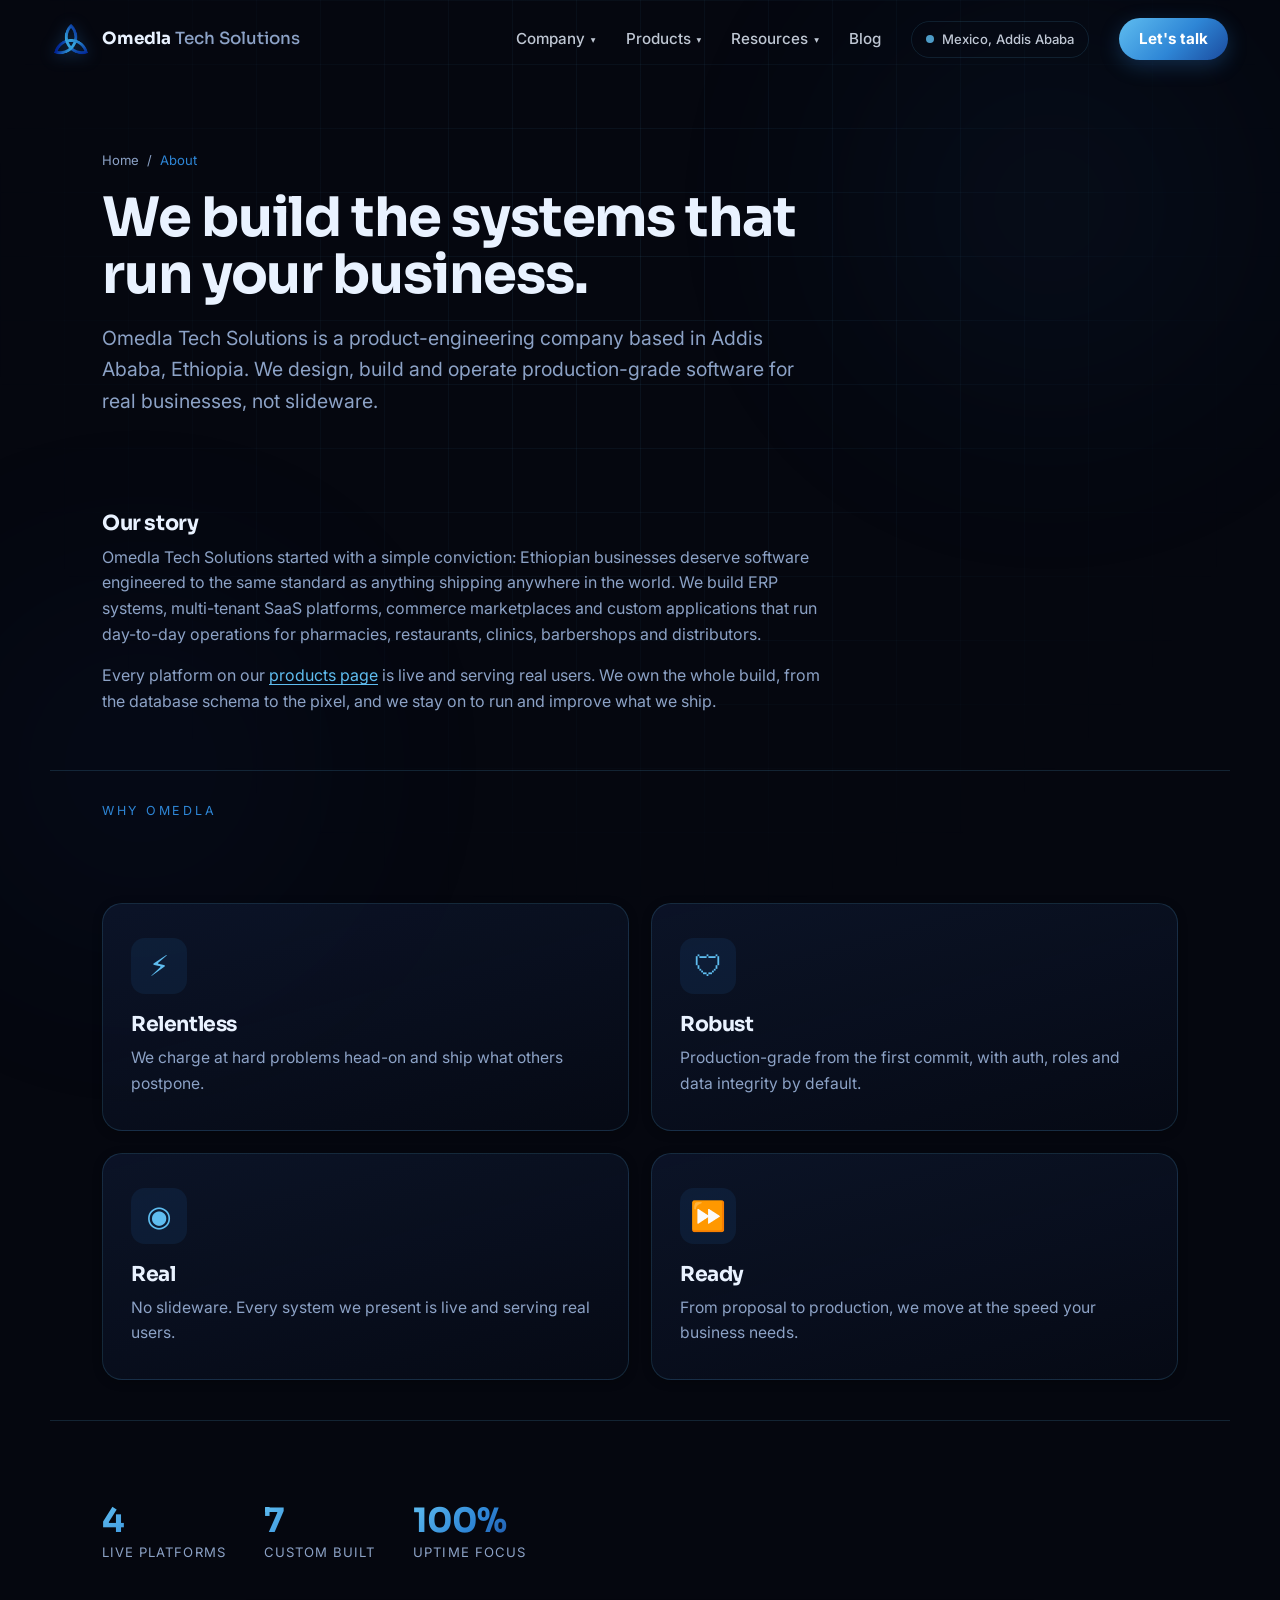
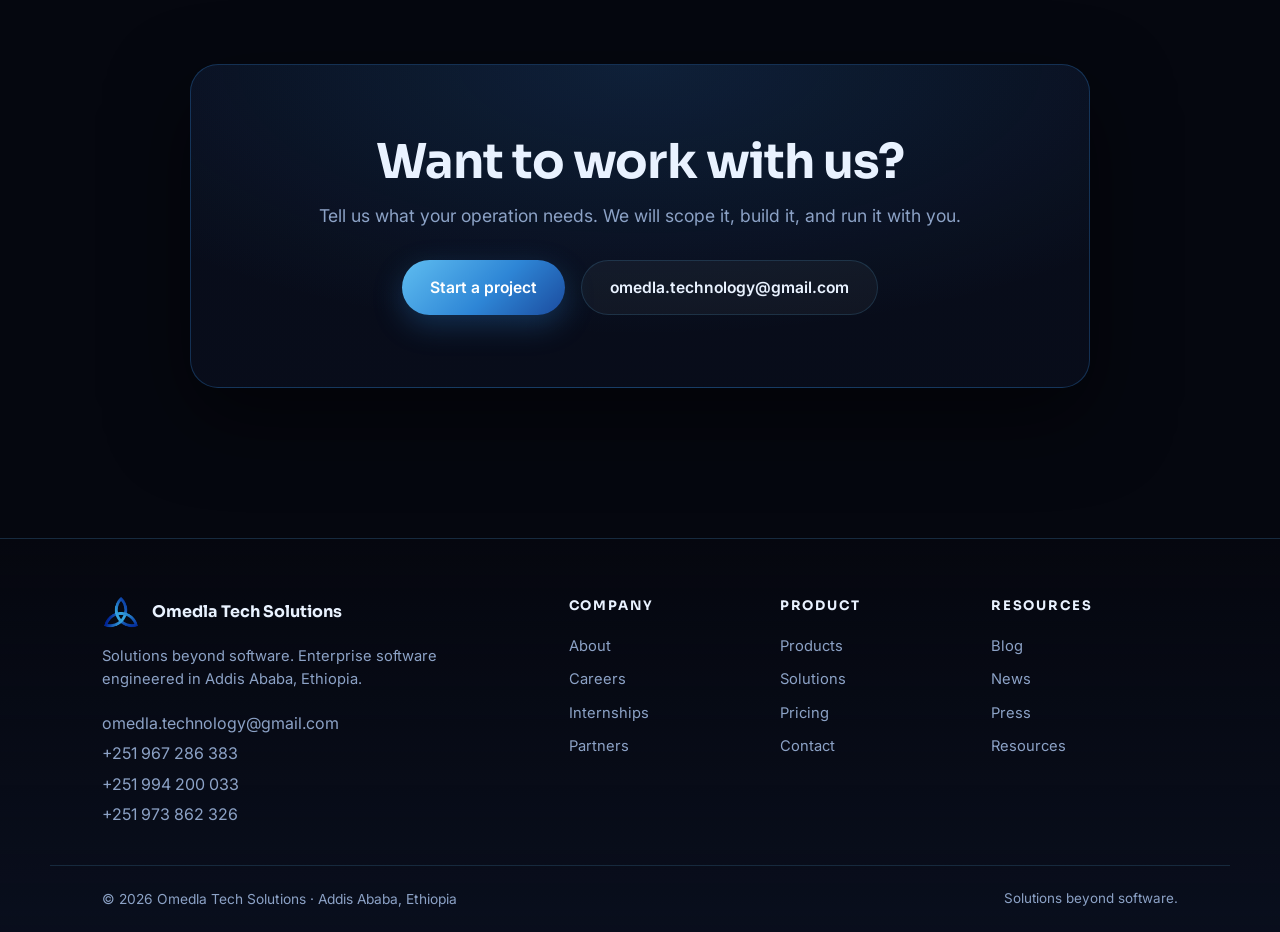
<file: about.html>
<!DOCTYPE html>
<html lang="en">
<head>
<meta charset="UTF-8" />
<meta name="viewport" content="width=device-width, initial-scale=1.0" />
<title>About Omedla Tech Solutions | Software Engineering in Addis Ababa</title>
<meta name="description" content="Omedla Tech Solutions is an Addis Ababa software company building production-grade ERP, SaaS, and custom platforms. Learn our story, mission and values." />
<link rel="canonical" href="https://omedla.net/about" />
<meta name="robots" content="index, follow" />
<meta property="og:type" content="website" />
<meta property="og:site_name" content="Omedla Tech Solutions" />
<meta property="og:title" content="About Omedla Tech Solutions | Software Engineering in Addis Ababa" />
<meta property="og:description" content="Omedla Tech Solutions is an Addis Ababa software company building production-grade ERP, SaaS, and custom platforms. Learn our story, mission and values." />
<meta property="og:url" content="https://omedla.net/about" />
<meta property="og:image" content="https://omedla.net/assets/logo.png" />
<meta name="twitter:card" content="summary_large_image" />
<meta name="twitter:title" content="About Omedla Tech Solutions | Software Engineering in Addis Ababa" />
<meta name="twitter:description" content="Omedla Tech Solutions is an Addis Ababa software company building production-grade ERP, SaaS, and custom platforms. Learn our story, mission and values." />
<meta name="twitter:image" content="https://omedla.net/assets/logo.png" />
<link rel="icon" type="image/png" href="/assets/logo.png" />
<link rel="preconnect" href="https://fonts.googleapis.com" />
<link rel="preconnect" href="https://fonts.gstatic.com" crossorigin />
<link href="https://fonts.googleapis.com/css2?family=Sora:wght@400;500;600;700;800&family=Inter:wght@400;500;600&display=swap" rel="stylesheet" />
<link rel="stylesheet" href="/styles.css" />
<script type="application/ld+json">{"@context":"https://schema.org","@type":"Organization","name":"Omedla Tech Solutions","url":"https://omedla.net/","logo":"https://omedla.net/assets/logo.png","description":"Omedla Tech Solutions designs and ships production-grade software: ERP, SaaS, marketplaces and custom platforms for businesses in Ethiopia and beyond.","email":"omedla.technology@gmail.com","telephone":"+251967286383","address":{"@type":"PostalAddress","addressLocality":"Addis Ababa","addressCountry":"ET"},"slogan":"Solutions beyond software"}</script>
<script type="application/ld+json">{"@context":"https://schema.org","@type":"BreadcrumbList","itemListElement":[{"@type":"ListItem","position":1,"name":"Home","item":"https://omedla.net/"},{"@type":"ListItem","position":2,"name":"About","item":"https://omedla.net/about"}]}</script>
</head>
<body>

<div class="bg-grid" aria-hidden="true"></div>
<div class="bg-glow bg-glow--gold" aria-hidden="true"></div>
<div class="bg-glow bg-glow--red" aria-hidden="true"></div>
<div class="scroll-progress" id="scrollProgress" aria-hidden="true"></div>

<header class="nav" id="nav">
  <a class="nav__brand" href="/">
    <img src="/assets/logo.png" alt="Omedla Tech Solutions logo" />
    <span>Omedla <em>Tech Solutions</em></span>
  </a>
  <nav class="nav__links">
    <div class="nav__group">
      <button class="nav__top" aria-haspopup="true" aria-expanded="false">Company <span class="nav__caret">▾</span></button>
      <div class="nav__menu">
        <a href="/about">About</a>
        <a href="/careers">Careers</a>
        <a href="/internships">Internships</a>
        <a href="/partners">Partners</a>
      </div>
    </div>
    <div class="nav__group">
      <button class="nav__top" aria-haspopup="true" aria-expanded="false">Products <span class="nav__caret">▾</span></button>
      <div class="nav__menu">
        <a href="/products">Products</a>
        <a href="/solutions">Solutions</a>
        <a href="/pricing">Pricing</a>
        <a href="/contact">Contact</a>
      </div>
    </div>
    <div class="nav__group">
      <button class="nav__top" aria-haspopup="true" aria-expanded="false">Resources <span class="nav__caret">▾</span></button>
      <div class="nav__menu">
        <a href="/news">News</a>
        <a href="/press">Press</a>
        <a href="/resources">Resources</a>
      </div>
    </div>
    <a href="/blog">Blog</a>
    <a class="nav__loc" href="https://www.google.com/maps/search/?api=1&amp;query=OMEDLA%20Technology%20Solution" target="_blank" rel="noopener" title="ORDA Building, Leghar / Mexico, Addis Ababa — 15th Floor"><span class="nav__loc-dot" aria-hidden="true"></span>Mexico, Addis Ababa</a>
    <a class="nav__cta" href="/contact">Let's talk</a>
  </nav>
  <button class="nav__burger" id="burger" aria-label="Menu"><span></span><span></span><span></span></button>
</header>

<main>
  <section class="phero">
    <nav class="crumbs" aria-label="Breadcrumb"><a href="/">Home</a> / <span>About</span></nav>
    <h1>We build the systems that run your business.</h1>
    <p class="phero__sub">Omedla Tech Solutions is a product-engineering company based in Addis Ababa, Ethiopia. We design, build and operate production-grade software for real businesses, not slideware.</p>
  </section>
  <section class="sec">
    <div class="prose">
      <h3>Our story</h3>
      <p>Omedla Tech Solutions started with a simple conviction: Ethiopian businesses deserve software engineered to the same standard as anything shipping anywhere in the world. We build ERP systems, multi-tenant SaaS platforms, commerce marketplaces and custom applications that run day-to-day operations for pharmacies, restaurants, clinics, barbershops and distributors.</p>
      <p>Every platform on our <a href="/products">products page</a> is live and serving real users. We own the whole build, from the database schema to the pixel, and we stay on to run and improve what we ship.</p>
    </div>
  </section>
  <section class="sec sec--line">
    <p class="sec__eyebrow">Why Omedla</p>
    <h2>Solutions beyond software</h2>
    <div class="grid2" style="margin-top:24px">
      <article class="scard">
        <div class="scard__icon">&#9889;</div>
        <h3>Relentless</h3>
        <p>We charge at hard problems head-on and ship what others postpone.</p>
      </article>
      <article class="scard">
        <div class="scard__icon">&#128737;</div>
        <h3>Robust</h3>
        <p>Production-grade from the first commit, with auth, roles and data integrity by default.</p>
      </article>
      <article class="scard">
        <div class="scard__icon">&#9673;</div>
        <h3>Real</h3>
        <p>No slideware. Every system we present is live and serving real users.</p>
      </article>
      <article class="scard">
        <div class="scard__icon">&#9193;</div>
        <h3>Ready</h3>
        <p>From proposal to production, we move at the speed your business needs.</p>
      </article>
    </div>
  </section>
  <section class="sec sec--line">
    <div class="hero__stats" style="padding-left:0">
      <div><strong>4</strong><span>Live platforms</span></div>
      <div><strong>7</strong><span>Custom built</span></div>
      <div><strong>100%</strong><span>Uptime focus</span></div>
    </div>
  </section>
  <section class="cta">
    <div class="cta__card">
      <h2>Want to work with us?</h2>
      <p>Tell us what your operation needs. We will scope it, build it, and run it with you.</p>
      <div class="cta__actions">
        <a class="btn btn--gold" href="/contact">Start a project</a>
        <a class="btn btn--ghost" href="mailto:omedla.technology@gmail.com">omedla.technology@gmail.com</a>
      </div>
    </div>
  </section>
</main>

<footer class="site-footer">
  <div class="site-footer__top">
    <div class="site-footer__brand">
      <a class="footer__brand" href="/">
        <img src="/assets/logo.png" alt="Omedla Tech Solutions" />
        <span>Omedla Tech Solutions</span>
      </a>
      <p class="site-footer__tag">Solutions beyond software. Enterprise software engineered in Addis Ababa, Ethiopia.</p>
      <p class="site-footer__contact">
        <a href="mailto:omedla.technology@gmail.com">omedla.technology@gmail.com</a><br />
        <a href="tel:+251967286383">+251 967 286 383</a><br />
        <a href="tel:+251994200033">+251 994 200 033</a><br />
        <a href="tel:+251973862326">+251 973 862 326</a>
      </p>
    </div>
    <nav class="site-footer__cols">
      <div>
        <h4>Company</h4>
        <a href="/about">About</a>
        <a href="/careers">Careers</a>
        <a href="/internships">Internships</a>
        <a href="/partners">Partners</a>
      </div>
      <div>
        <h4>Product</h4>
        <a href="/products">Products</a>
        <a href="/solutions">Solutions</a>
        <a href="/pricing">Pricing</a>
        <a href="/contact">Contact</a>
      </div>
      <div>
        <h4>Resources</h4>
        <a href="/blog">Blog</a>
        <a href="/news">News</a>
        <a href="/press">Press</a>
        <a href="/resources">Resources</a>
      </div>
    </nav>
  </div>
  <div class="site-footer__bottom">
    <p class="footer__copy">&copy; <span id="year">2026</span> Omedla Tech Solutions &middot; Addis Ababa, Ethiopia</p>
    <p class="footer__legal">Solutions beyond software.</p>
  </div>
</footer>

<script src="/script.js"></script>
</body>
</html>
</file>
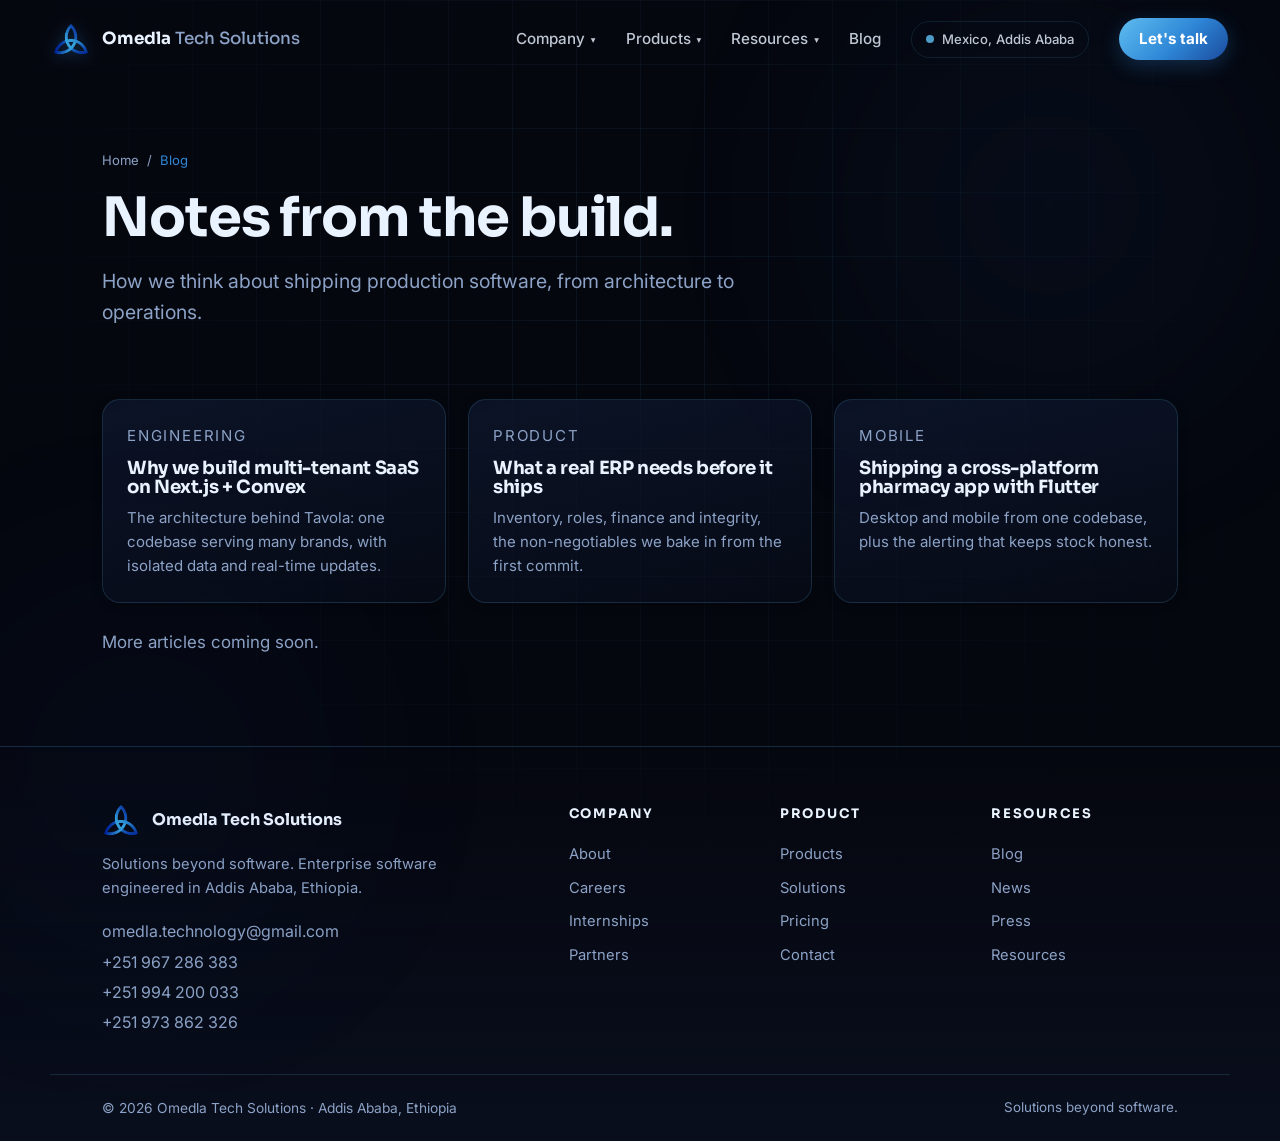
<file: blog.html>
<!DOCTYPE html>
<html lang="en">
<head>
<meta charset="UTF-8" />
<meta name="viewport" content="width=device-width, initial-scale=1.0" />
<title>Blog | Omedla Tech Solutions</title>
<meta name="description" content="Notes on building production software in Ethiopia: ERP, SaaS, mobile apps, DevOps and the craft of shipping systems that last." />
<link rel="canonical" href="https://omedla.net/blog" />
<meta name="robots" content="index, follow" />
<meta property="og:type" content="website" />
<meta property="og:site_name" content="Omedla Tech Solutions" />
<meta property="og:title" content="Blog | Omedla Tech Solutions" />
<meta property="og:description" content="Notes on building production software in Ethiopia: ERP, SaaS, mobile apps, DevOps and the craft of shipping systems that last." />
<meta property="og:url" content="https://omedla.net/blog" />
<meta property="og:image" content="https://omedla.net/assets/logo.png" />
<meta name="twitter:card" content="summary_large_image" />
<meta name="twitter:title" content="Blog | Omedla Tech Solutions" />
<meta name="twitter:description" content="Notes on building production software in Ethiopia: ERP, SaaS, mobile apps, DevOps and the craft of shipping systems that last." />
<meta name="twitter:image" content="https://omedla.net/assets/logo.png" />
<link rel="icon" type="image/png" href="/assets/logo.png" />
<link rel="preconnect" href="https://fonts.googleapis.com" />
<link rel="preconnect" href="https://fonts.gstatic.com" crossorigin />
<link href="https://fonts.googleapis.com/css2?family=Sora:wght@400;500;600;700;800&family=Inter:wght@400;500;600&display=swap" rel="stylesheet" />
<link rel="stylesheet" href="/styles.css" />
<script type="application/ld+json">{"@context":"https://schema.org","@type":"Organization","name":"Omedla Tech Solutions","url":"https://omedla.net/","logo":"https://omedla.net/assets/logo.png","description":"Omedla Tech Solutions designs and ships production-grade software: ERP, SaaS, marketplaces and custom platforms for businesses in Ethiopia and beyond.","email":"omedla.technology@gmail.com","telephone":"+251967286383","address":{"@type":"PostalAddress","addressLocality":"Addis Ababa","addressCountry":"ET"},"slogan":"Solutions beyond software"}</script>
<script type="application/ld+json">{"@context":"https://schema.org","@type":"BreadcrumbList","itemListElement":[{"@type":"ListItem","position":1,"name":"Home","item":"https://omedla.net/"},{"@type":"ListItem","position":2,"name":"Blog","item":"https://omedla.net/blog"}]}</script>
</head>
<body>

<div class="bg-grid" aria-hidden="true"></div>
<div class="bg-glow bg-glow--gold" aria-hidden="true"></div>
<div class="bg-glow bg-glow--red" aria-hidden="true"></div>
<div class="scroll-progress" id="scrollProgress" aria-hidden="true"></div>

<header class="nav" id="nav">
  <a class="nav__brand" href="/">
    <img src="/assets/logo.png" alt="Omedla Tech Solutions logo" />
    <span>Omedla <em>Tech Solutions</em></span>
  </a>
  <nav class="nav__links">
    <div class="nav__group">
      <button class="nav__top" aria-haspopup="true" aria-expanded="false">Company <span class="nav__caret">▾</span></button>
      <div class="nav__menu">
        <a href="/about">About</a>
        <a href="/careers">Careers</a>
        <a href="/internships">Internships</a>
        <a href="/partners">Partners</a>
      </div>
    </div>
    <div class="nav__group">
      <button class="nav__top" aria-haspopup="true" aria-expanded="false">Products <span class="nav__caret">▾</span></button>
      <div class="nav__menu">
        <a href="/products">Products</a>
        <a href="/solutions">Solutions</a>
        <a href="/pricing">Pricing</a>
        <a href="/contact">Contact</a>
      </div>
    </div>
    <div class="nav__group">
      <button class="nav__top" aria-haspopup="true" aria-expanded="false">Resources <span class="nav__caret">▾</span></button>
      <div class="nav__menu">
        <a href="/news">News</a>
        <a href="/press">Press</a>
        <a href="/resources">Resources</a>
      </div>
    </div>
    <a href="/blog">Blog</a>
    <a class="nav__loc" href="https://www.google.com/maps/search/?api=1&amp;query=OMEDLA%20Technology%20Solution" target="_blank" rel="noopener" title="ORDA Building, Leghar / Mexico, Addis Ababa — 15th Floor"><span class="nav__loc-dot" aria-hidden="true"></span>Mexico, Addis Ababa</a>
    <a class="nav__cta" href="/contact">Let's talk</a>
  </nav>
  <button class="nav__burger" id="burger" aria-label="Menu"><span></span><span></span><span></span></button>
</header>

<main>
  <section class="phero">
    <nav class="crumbs" aria-label="Breadcrumb"><a href="/">Home</a> / <span>Blog</span></nav>
    <h1>Notes from the build.</h1>
    <p class="phero__sub">How we think about shipping production software, from architecture to operations.</p>
  </section>
  <section class="sec">
    <div class="posts">
      <a class="post" href="/blog">
        <div class="post__body">
          <p class="post__meta">Engineering</p>
          <h3>Why we build multi-tenant SaaS on Next.js + Convex</h3>
          <p>The architecture behind Tavola: one codebase serving many brands, with isolated data and real-time updates.</p>
        </div>
      </a>
      <a class="post" href="/blog">
        <div class="post__body">
          <p class="post__meta">Product</p>
          <h3>What a real ERP needs before it ships</h3>
          <p>Inventory, roles, finance and integrity, the non-negotiables we bake in from the first commit.</p>
        </div>
      </a>
      <a class="post" href="/blog">
        <div class="post__body">
          <p class="post__meta">Mobile</p>
          <h3>Shipping a cross-platform pharmacy app with Flutter</h3>
          <p>Desktop and mobile from one codebase, plus the alerting that keeps stock honest.</p>
        </div>
      </a>
    </div>
    <p class="sec__lead" style="margin-top:26px"><!-- TODO: replace sample posts with real articles. -->More articles coming soon.</p>
  </section>
</main>

<footer class="site-footer">
  <div class="site-footer__top">
    <div class="site-footer__brand">
      <a class="footer__brand" href="/">
        <img src="/assets/logo.png" alt="Omedla Tech Solutions" />
        <span>Omedla Tech Solutions</span>
      </a>
      <p class="site-footer__tag">Solutions beyond software. Enterprise software engineered in Addis Ababa, Ethiopia.</p>
      <p class="site-footer__contact">
        <a href="mailto:omedla.technology@gmail.com">omedla.technology@gmail.com</a><br />
        <a href="tel:+251967286383">+251 967 286 383</a><br />
        <a href="tel:+251994200033">+251 994 200 033</a><br />
        <a href="tel:+251973862326">+251 973 862 326</a>
      </p>
    </div>
    <nav class="site-footer__cols">
      <div>
        <h4>Company</h4>
        <a href="/about">About</a>
        <a href="/careers">Careers</a>
        <a href="/internships">Internships</a>
        <a href="/partners">Partners</a>
      </div>
      <div>
        <h4>Product</h4>
        <a href="/products">Products</a>
        <a href="/solutions">Solutions</a>
        <a href="/pricing">Pricing</a>
        <a href="/contact">Contact</a>
      </div>
      <div>
        <h4>Resources</h4>
        <a href="/blog">Blog</a>
        <a href="/news">News</a>
        <a href="/press">Press</a>
        <a href="/resources">Resources</a>
      </div>
    </nav>
  </div>
  <div class="site-footer__bottom">
    <p class="footer__copy">&copy; <span id="year">2026</span> Omedla Tech Solutions &middot; Addis Ababa, Ethiopia</p>
    <p class="footer__legal">Solutions beyond software.</p>
  </div>
</footer>

<script src="/script.js"></script>
</body>
</html>
</file>
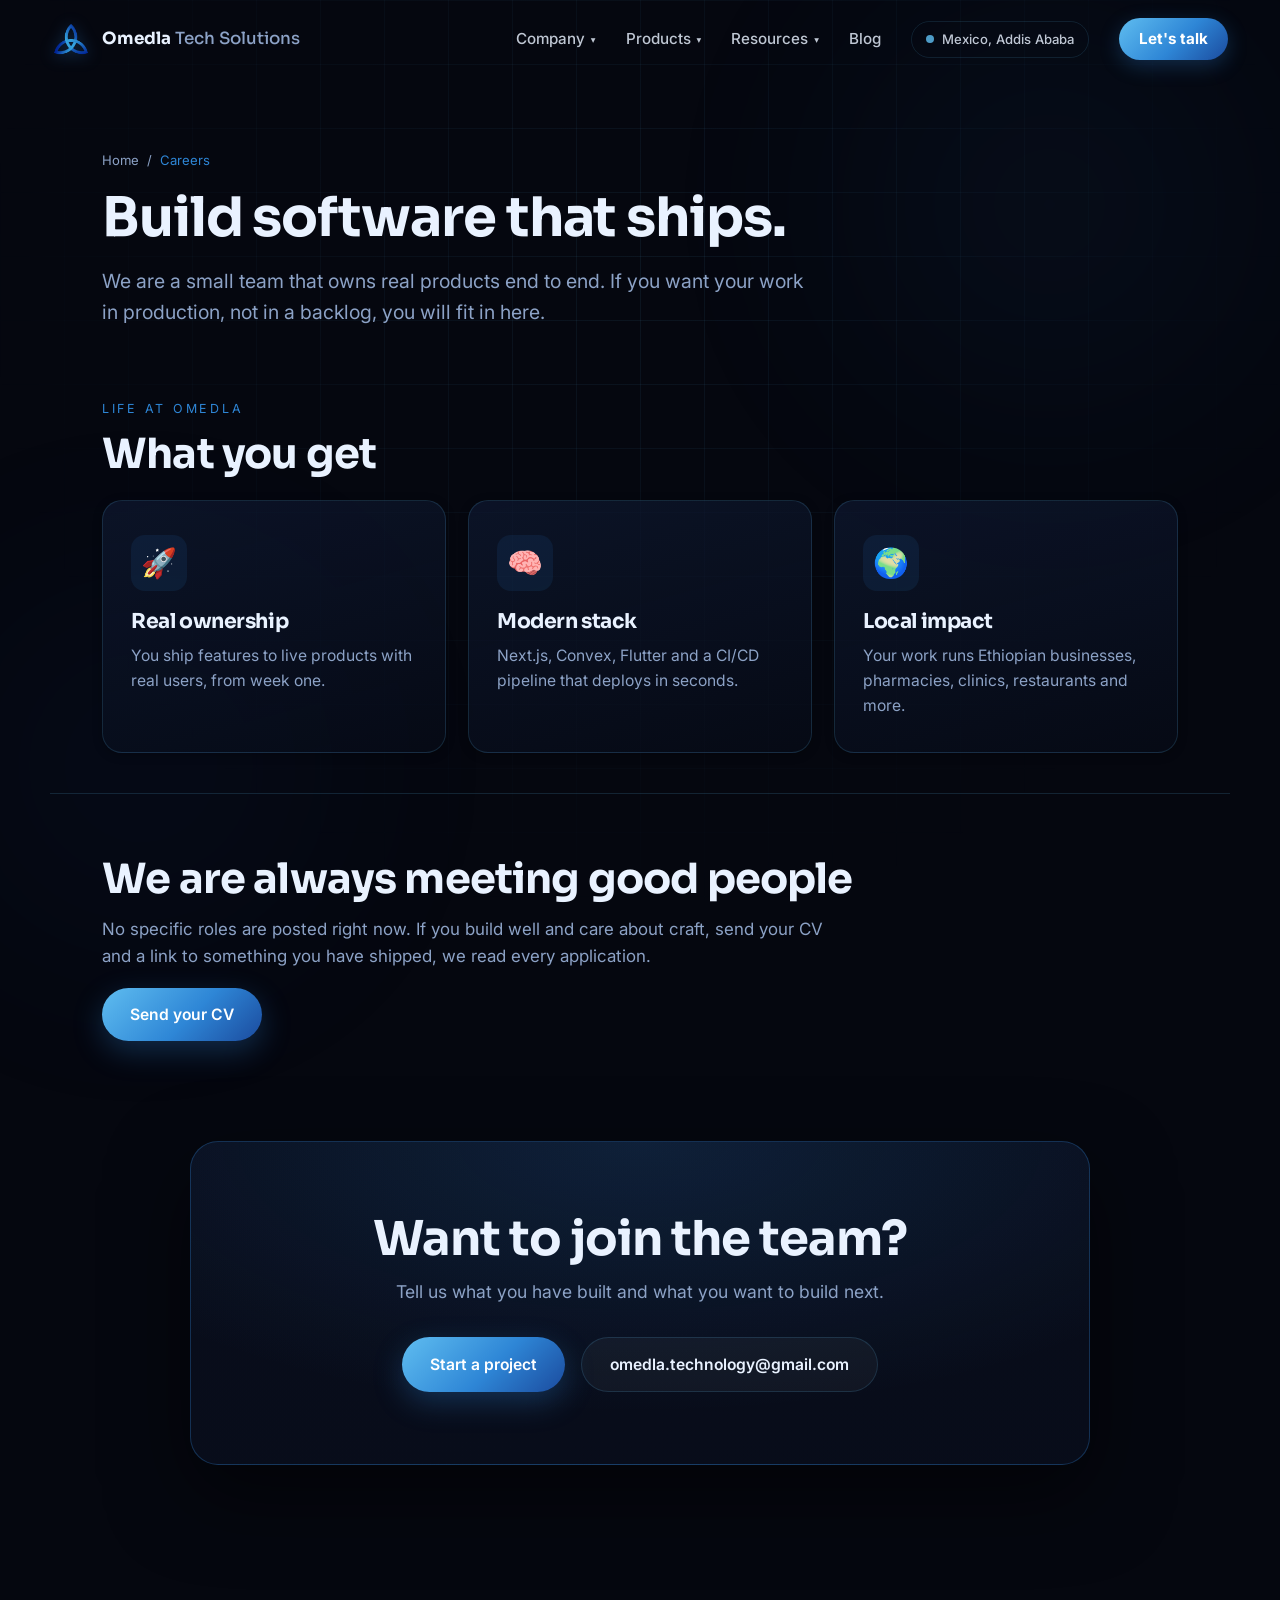
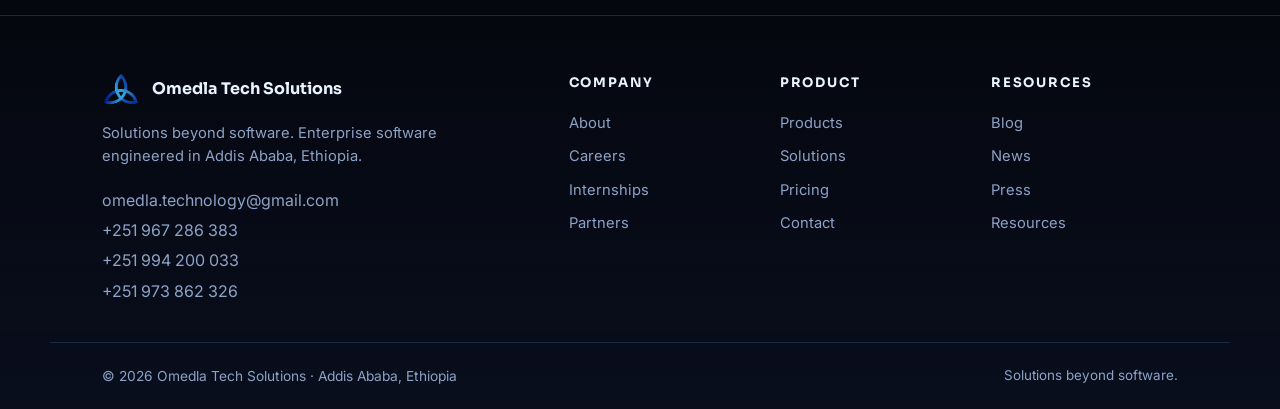
<file: careers.html>
<!DOCTYPE html>
<html lang="en">
<head>
<meta charset="UTF-8" />
<meta name="viewport" content="width=device-width, initial-scale=1.0" />
<title>Careers | Join Omedla Tech Solutions</title>
<meta name="description" content="Build production software that real businesses depend on. See open roles at Omedla Tech Solutions in Addis Ababa and how to apply." />
<link rel="canonical" href="https://omedla.net/careers" />
<meta name="robots" content="index, follow" />
<meta property="og:type" content="website" />
<meta property="og:site_name" content="Omedla Tech Solutions" />
<meta property="og:title" content="Careers | Join Omedla Tech Solutions" />
<meta property="og:description" content="Build production software that real businesses depend on. See open roles at Omedla Tech Solutions in Addis Ababa and how to apply." />
<meta property="og:url" content="https://omedla.net/careers" />
<meta property="og:image" content="https://omedla.net/assets/logo.png" />
<meta name="twitter:card" content="summary_large_image" />
<meta name="twitter:title" content="Careers | Join Omedla Tech Solutions" />
<meta name="twitter:description" content="Build production software that real businesses depend on. See open roles at Omedla Tech Solutions in Addis Ababa and how to apply." />
<meta name="twitter:image" content="https://omedla.net/assets/logo.png" />
<link rel="icon" type="image/png" href="/assets/logo.png" />
<link rel="preconnect" href="https://fonts.googleapis.com" />
<link rel="preconnect" href="https://fonts.gstatic.com" crossorigin />
<link href="https://fonts.googleapis.com/css2?family=Sora:wght@400;500;600;700;800&family=Inter:wght@400;500;600&display=swap" rel="stylesheet" />
<link rel="stylesheet" href="/styles.css" />
<script type="application/ld+json">{"@context":"https://schema.org","@type":"Organization","name":"Omedla Tech Solutions","url":"https://omedla.net/","logo":"https://omedla.net/assets/logo.png","description":"Omedla Tech Solutions designs and ships production-grade software: ERP, SaaS, marketplaces and custom platforms for businesses in Ethiopia and beyond.","email":"omedla.technology@gmail.com","telephone":"+251967286383","address":{"@type":"PostalAddress","addressLocality":"Addis Ababa","addressCountry":"ET"},"slogan":"Solutions beyond software"}</script>
<script type="application/ld+json">{"@context":"https://schema.org","@type":"BreadcrumbList","itemListElement":[{"@type":"ListItem","position":1,"name":"Home","item":"https://omedla.net/"},{"@type":"ListItem","position":2,"name":"Careers","item":"https://omedla.net/careers"}]}</script>
</head>
<body>

<div class="bg-grid" aria-hidden="true"></div>
<div class="bg-glow bg-glow--gold" aria-hidden="true"></div>
<div class="bg-glow bg-glow--red" aria-hidden="true"></div>
<div class="scroll-progress" id="scrollProgress" aria-hidden="true"></div>

<header class="nav" id="nav">
  <a class="nav__brand" href="/">
    <img src="/assets/logo.png" alt="Omedla Tech Solutions logo" />
    <span>Omedla <em>Tech Solutions</em></span>
  </a>
  <nav class="nav__links">
    <div class="nav__group">
      <button class="nav__top" aria-haspopup="true" aria-expanded="false">Company <span class="nav__caret">▾</span></button>
      <div class="nav__menu">
        <a href="/about">About</a>
        <a href="/careers">Careers</a>
        <a href="/internships">Internships</a>
        <a href="/partners">Partners</a>
      </div>
    </div>
    <div class="nav__group">
      <button class="nav__top" aria-haspopup="true" aria-expanded="false">Products <span class="nav__caret">▾</span></button>
      <div class="nav__menu">
        <a href="/products">Products</a>
        <a href="/solutions">Solutions</a>
        <a href="/pricing">Pricing</a>
        <a href="/contact">Contact</a>
      </div>
    </div>
    <div class="nav__group">
      <button class="nav__top" aria-haspopup="true" aria-expanded="false">Resources <span class="nav__caret">▾</span></button>
      <div class="nav__menu">
        <a href="/news">News</a>
        <a href="/press">Press</a>
        <a href="/resources">Resources</a>
      </div>
    </div>
    <a href="/blog">Blog</a>
    <a class="nav__loc" href="https://www.google.com/maps/search/?api=1&amp;query=OMEDLA%20Technology%20Solution" target="_blank" rel="noopener" title="ORDA Building, Leghar / Mexico, Addis Ababa — 15th Floor"><span class="nav__loc-dot" aria-hidden="true"></span>Mexico, Addis Ababa</a>
    <a class="nav__cta" href="/contact">Let's talk</a>
  </nav>
  <button class="nav__burger" id="burger" aria-label="Menu"><span></span><span></span><span></span></button>
</header>

<main>
  <section class="phero">
    <nav class="crumbs" aria-label="Breadcrumb"><a href="/">Home</a> / <span>Careers</span></nav>
    <h1>Build software that ships.</h1>
    <p class="phero__sub">We are a small team that owns real products end to end. If you want your work in production, not in a backlog, you will fit in here.</p>
  </section>
  <section class="sec">
    <p class="sec__eyebrow">Life at Omedla</p>
    <h2>What you get</h2>
    <div class="grid3" style="margin-top:24px">
      <article class="scard">
        <div class="scard__icon">&#128640;</div>
        <h3>Real ownership</h3>
        <p>You ship features to live products with real users, from week one.</p>
      </article>
      <article class="scard">
        <div class="scard__icon">&#129504;</div>
        <h3>Modern stack</h3>
        <p>Next.js, Convex, Flutter and a CI/CD pipeline that deploys in seconds.</p>
      </article>
      <article class="scard">
        <div class="scard__icon">&#127757;</div>
        <h3>Local impact</h3>
        <p>Your work runs Ethiopian businesses, pharmacies, clinics, restaurants and more.</p>
      </article>
    </div>
  </section>
  <section class="sec sec--line">
    <p class="sec__eyebrow">Open roles</p>
    <h2>We are always meeting good people</h2>
    <p class="sec__lead"><!-- TODO: list live openings here. -->No specific roles are posted right now. If you build well and care about craft, send your CV and a link to something you have shipped, we read every application.</p>
    <a class="btn btn--gold" href="mailto:omedla.technology@gmail.com?subject=Application%20%E2%80%93%20Careers" style="margin-top:8px">Send your CV</a>
  </section>
  <section class="cta">
    <div class="cta__card">
      <h2>Want to join the team?</h2>
      <p>Tell us what you have built and what you want to build next.</p>
      <div class="cta__actions">
        <a class="btn btn--gold" href="/contact">Start a project</a>
        <a class="btn btn--ghost" href="mailto:omedla.technology@gmail.com">omedla.technology@gmail.com</a>
      </div>
    </div>
  </section>
</main>

<footer class="site-footer">
  <div class="site-footer__top">
    <div class="site-footer__brand">
      <a class="footer__brand" href="/">
        <img src="/assets/logo.png" alt="Omedla Tech Solutions" />
        <span>Omedla Tech Solutions</span>
      </a>
      <p class="site-footer__tag">Solutions beyond software. Enterprise software engineered in Addis Ababa, Ethiopia.</p>
      <p class="site-footer__contact">
        <a href="mailto:omedla.technology@gmail.com">omedla.technology@gmail.com</a><br />
        <a href="tel:+251967286383">+251 967 286 383</a><br />
        <a href="tel:+251994200033">+251 994 200 033</a><br />
        <a href="tel:+251973862326">+251 973 862 326</a>
      </p>
    </div>
    <nav class="site-footer__cols">
      <div>
        <h4>Company</h4>
        <a href="/about">About</a>
        <a href="/careers">Careers</a>
        <a href="/internships">Internships</a>
        <a href="/partners">Partners</a>
      </div>
      <div>
        <h4>Product</h4>
        <a href="/products">Products</a>
        <a href="/solutions">Solutions</a>
        <a href="/pricing">Pricing</a>
        <a href="/contact">Contact</a>
      </div>
      <div>
        <h4>Resources</h4>
        <a href="/blog">Blog</a>
        <a href="/news">News</a>
        <a href="/press">Press</a>
        <a href="/resources">Resources</a>
      </div>
    </nav>
  </div>
  <div class="site-footer__bottom">
    <p class="footer__copy">&copy; <span id="year">2026</span> Omedla Tech Solutions &middot; Addis Ababa, Ethiopia</p>
    <p class="footer__legal">Solutions beyond software.</p>
  </div>
</footer>

<script src="/script.js"></script>
</body>
</html>
</file>
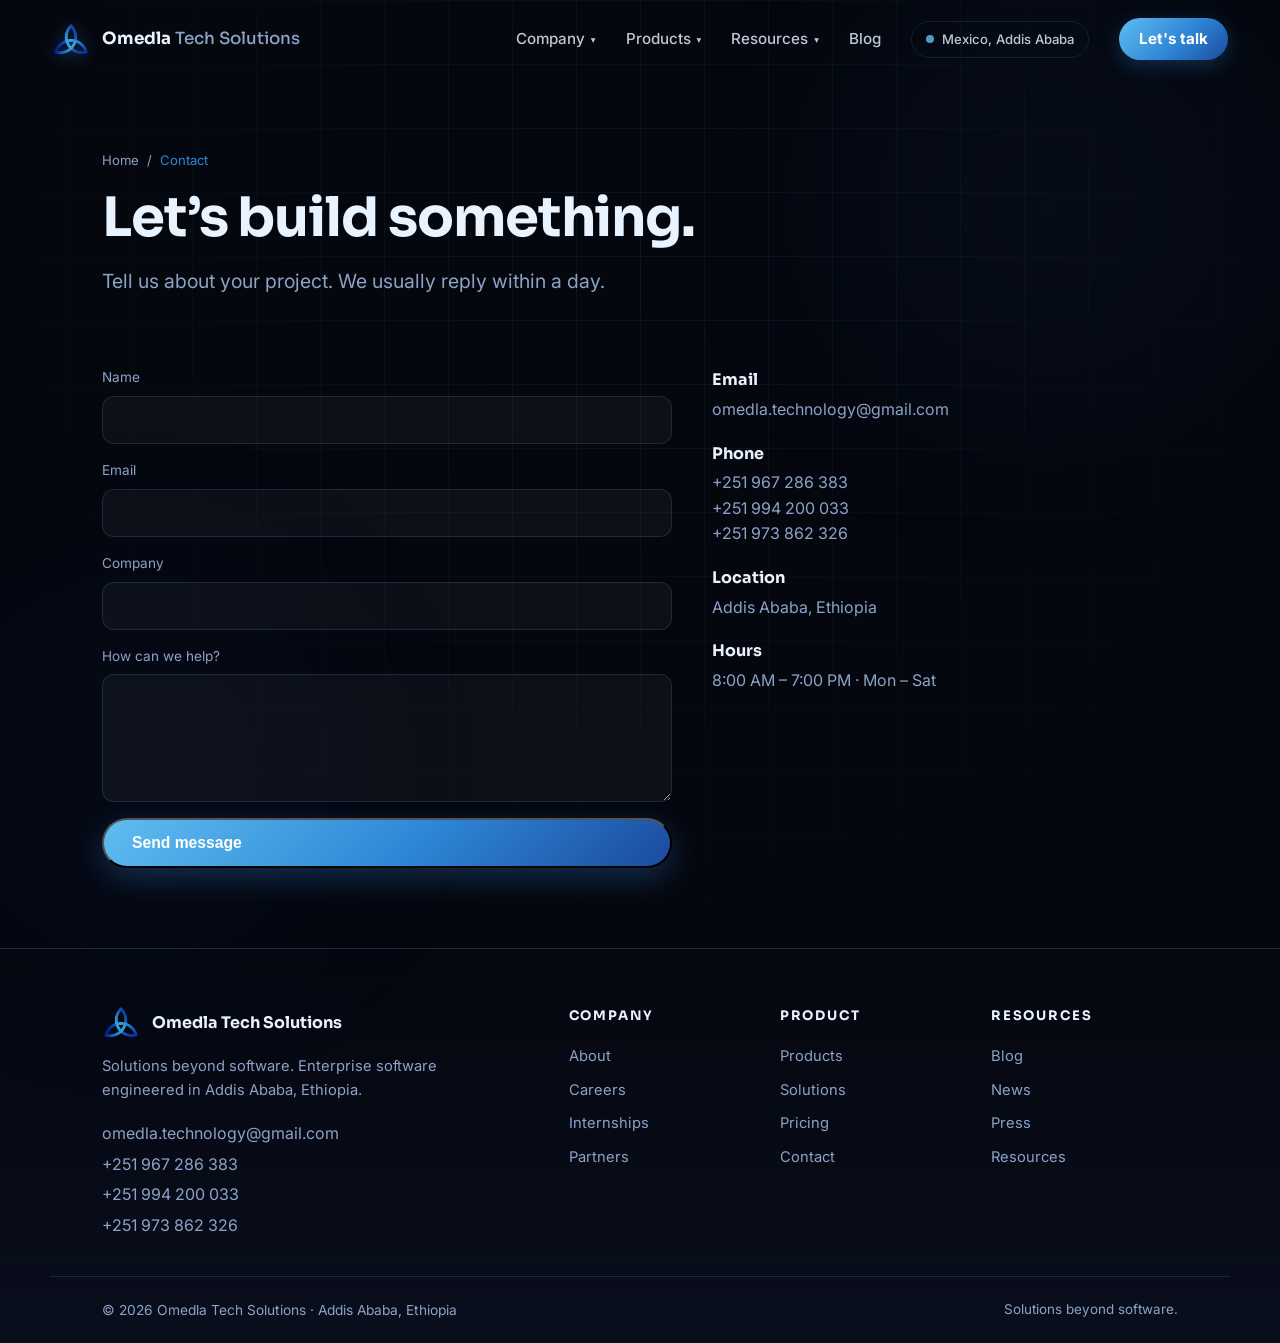
<file: contact.html>
<!DOCTYPE html>
<html lang="en">
<head>
<meta charset="UTF-8" />
<meta name="viewport" content="width=device-width, initial-scale=1.0" />
<title>Contact | Omedla Tech Solutions | Addis Ababa</title>
<meta name="description" content="Get in touch with Omedla Tech Solutions in Addis Ababa. Email omedla.technology@gmail.com or call +251 967 286 383 to start a project." />
<link rel="canonical" href="https://omedla.net/contact" />
<meta name="robots" content="index, follow" />
<meta property="og:type" content="website" />
<meta property="og:site_name" content="Omedla Tech Solutions" />
<meta property="og:title" content="Contact | Omedla Tech Solutions | Addis Ababa" />
<meta property="og:description" content="Get in touch with Omedla Tech Solutions in Addis Ababa. Email omedla.technology@gmail.com or call +251 967 286 383 to start a project." />
<meta property="og:url" content="https://omedla.net/contact" />
<meta property="og:image" content="https://omedla.net/assets/logo.png" />
<meta name="twitter:card" content="summary_large_image" />
<meta name="twitter:title" content="Contact | Omedla Tech Solutions | Addis Ababa" />
<meta name="twitter:description" content="Get in touch with Omedla Tech Solutions in Addis Ababa. Email omedla.technology@gmail.com or call +251 967 286 383 to start a project." />
<meta name="twitter:image" content="https://omedla.net/assets/logo.png" />
<link rel="icon" type="image/png" href="/assets/logo.png" />
<link rel="preconnect" href="https://fonts.googleapis.com" />
<link rel="preconnect" href="https://fonts.gstatic.com" crossorigin />
<link href="https://fonts.googleapis.com/css2?family=Sora:wght@400;500;600;700;800&family=Inter:wght@400;500;600&display=swap" rel="stylesheet" />
<link rel="stylesheet" href="/styles.css" />
<script type="application/ld+json">{"@context":"https://schema.org","@type":"Organization","name":"Omedla Tech Solutions","url":"https://omedla.net/","logo":"https://omedla.net/assets/logo.png","description":"Omedla Tech Solutions designs and ships production-grade software: ERP, SaaS, marketplaces and custom platforms for businesses in Ethiopia and beyond.","email":"omedla.technology@gmail.com","telephone":"+251967286383","address":{"@type":"PostalAddress","addressLocality":"Addis Ababa","addressCountry":"ET"},"slogan":"Solutions beyond software"}</script>
<script type="application/ld+json">{"@context":"https://schema.org","@type":"BreadcrumbList","itemListElement":[{"@type":"ListItem","position":1,"name":"Home","item":"https://omedla.net/"},{"@type":"ListItem","position":2,"name":"Contact","item":"https://omedla.net/contact"}]}</script>
</head>
<body>

<div class="bg-grid" aria-hidden="true"></div>
<div class="bg-glow bg-glow--gold" aria-hidden="true"></div>
<div class="bg-glow bg-glow--red" aria-hidden="true"></div>
<div class="scroll-progress" id="scrollProgress" aria-hidden="true"></div>

<header class="nav" id="nav">
  <a class="nav__brand" href="/">
    <img src="/assets/logo.png" alt="Omedla Tech Solutions logo" />
    <span>Omedla <em>Tech Solutions</em></span>
  </a>
  <nav class="nav__links">
    <div class="nav__group">
      <button class="nav__top" aria-haspopup="true" aria-expanded="false">Company <span class="nav__caret">▾</span></button>
      <div class="nav__menu">
        <a href="/about">About</a>
        <a href="/careers">Careers</a>
        <a href="/internships">Internships</a>
        <a href="/partners">Partners</a>
      </div>
    </div>
    <div class="nav__group">
      <button class="nav__top" aria-haspopup="true" aria-expanded="false">Products <span class="nav__caret">▾</span></button>
      <div class="nav__menu">
        <a href="/products">Products</a>
        <a href="/solutions">Solutions</a>
        <a href="/pricing">Pricing</a>
        <a href="/contact">Contact</a>
      </div>
    </div>
    <div class="nav__group">
      <button class="nav__top" aria-haspopup="true" aria-expanded="false">Resources <span class="nav__caret">▾</span></button>
      <div class="nav__menu">
        <a href="/news">News</a>
        <a href="/press">Press</a>
        <a href="/resources">Resources</a>
      </div>
    </div>
    <a href="/blog">Blog</a>
    <a class="nav__loc" href="https://www.google.com/maps/search/?api=1&amp;query=OMEDLA%20Technology%20Solution" target="_blank" rel="noopener" title="ORDA Building, Leghar / Mexico, Addis Ababa — 15th Floor"><span class="nav__loc-dot" aria-hidden="true"></span>Mexico, Addis Ababa</a>
    <a class="nav__cta" href="/contact">Let's talk</a>
  </nav>
  <button class="nav__burger" id="burger" aria-label="Menu"><span></span><span></span><span></span></button>
</header>

<main>
  <section class="phero">
    <nav class="crumbs" aria-label="Breadcrumb"><a href="/">Home</a> / <span>Contact</span></nav>
    <h1>Let&rsquo;s build something.</h1>
    <p class="phero__sub">Tell us about your project. We usually reply within a day.</p>
  </section>
  <section class="sec">
    <div class="contact-wrap">
      <form class="contact-form" id="contactForm" onsubmit="return sendMail(event)">
        <label>Name<input type="text" name="name" required /></label>
        <label>Email<input type="email" name="email" required /></label>
        <label>Company<input type="text" name="company" /></label>
        <label>How can we help?<textarea name="message" rows="5" required></textarea></label>
        <button class="btn btn--gold" type="submit">Send message</button>
      </form>
      <div class="contact-info">
        <div class="contact-info__item"><strong>Email</strong><a href="mailto:omedla.technology@gmail.com">omedla.technology@gmail.com</a></div>
        <div class="contact-info__item"><strong>Phone</strong><a href="tel:+251967286383">+251 967 286 383</a><br /><a href="tel:+251994200033">+251 994 200 033</a><br /><a href="tel:+251973862326">+251 973 862 326</a></div>
        <div class="contact-info__item"><strong>Location</strong><span>Addis Ababa, Ethiopia</span></div>
        <div class="contact-info__item"><strong>Hours</strong><span>8:00 AM &ndash; 7:00 PM &middot; Mon &ndash; Sat</span></div>
      </div>
    </div>
  </section>
  <script>
  // No backend: compose a mailto from the form. Swap for Formspree/API when ready.
  function sendMail(e){e.preventDefault();var f=e.target;var s=encodeURIComponent('Project enquiry from '+f.name.value);var b=encodeURIComponent('Name: '+f.name.value+'\nEmail: '+f.email.value+'\nCompany: '+(f.company.value||'-')+'\n\n'+f.message.value);window.location.href='mailto:omedla.technology@gmail.com?subject='+s+'&body='+b;return false;}
  </script>
</main>

<footer class="site-footer">
  <div class="site-footer__top">
    <div class="site-footer__brand">
      <a class="footer__brand" href="/">
        <img src="/assets/logo.png" alt="Omedla Tech Solutions" />
        <span>Omedla Tech Solutions</span>
      </a>
      <p class="site-footer__tag">Solutions beyond software. Enterprise software engineered in Addis Ababa, Ethiopia.</p>
      <p class="site-footer__contact">
        <a href="mailto:omedla.technology@gmail.com">omedla.technology@gmail.com</a><br />
        <a href="tel:+251967286383">+251 967 286 383</a><br />
        <a href="tel:+251994200033">+251 994 200 033</a><br />
        <a href="tel:+251973862326">+251 973 862 326</a>
      </p>
    </div>
    <nav class="site-footer__cols">
      <div>
        <h4>Company</h4>
        <a href="/about">About</a>
        <a href="/careers">Careers</a>
        <a href="/internships">Internships</a>
        <a href="/partners">Partners</a>
      </div>
      <div>
        <h4>Product</h4>
        <a href="/products">Products</a>
        <a href="/solutions">Solutions</a>
        <a href="/pricing">Pricing</a>
        <a href="/contact">Contact</a>
      </div>
      <div>
        <h4>Resources</h4>
        <a href="/blog">Blog</a>
        <a href="/news">News</a>
        <a href="/press">Press</a>
        <a href="/resources">Resources</a>
      </div>
    </nav>
  </div>
  <div class="site-footer__bottom">
    <p class="footer__copy">&copy; <span id="year">2026</span> Omedla Tech Solutions &middot; Addis Ababa, Ethiopia</p>
    <p class="footer__legal">Solutions beyond software.</p>
  </div>
</footer>

<script src="/script.js"></script>
</body>
</html>
</file>
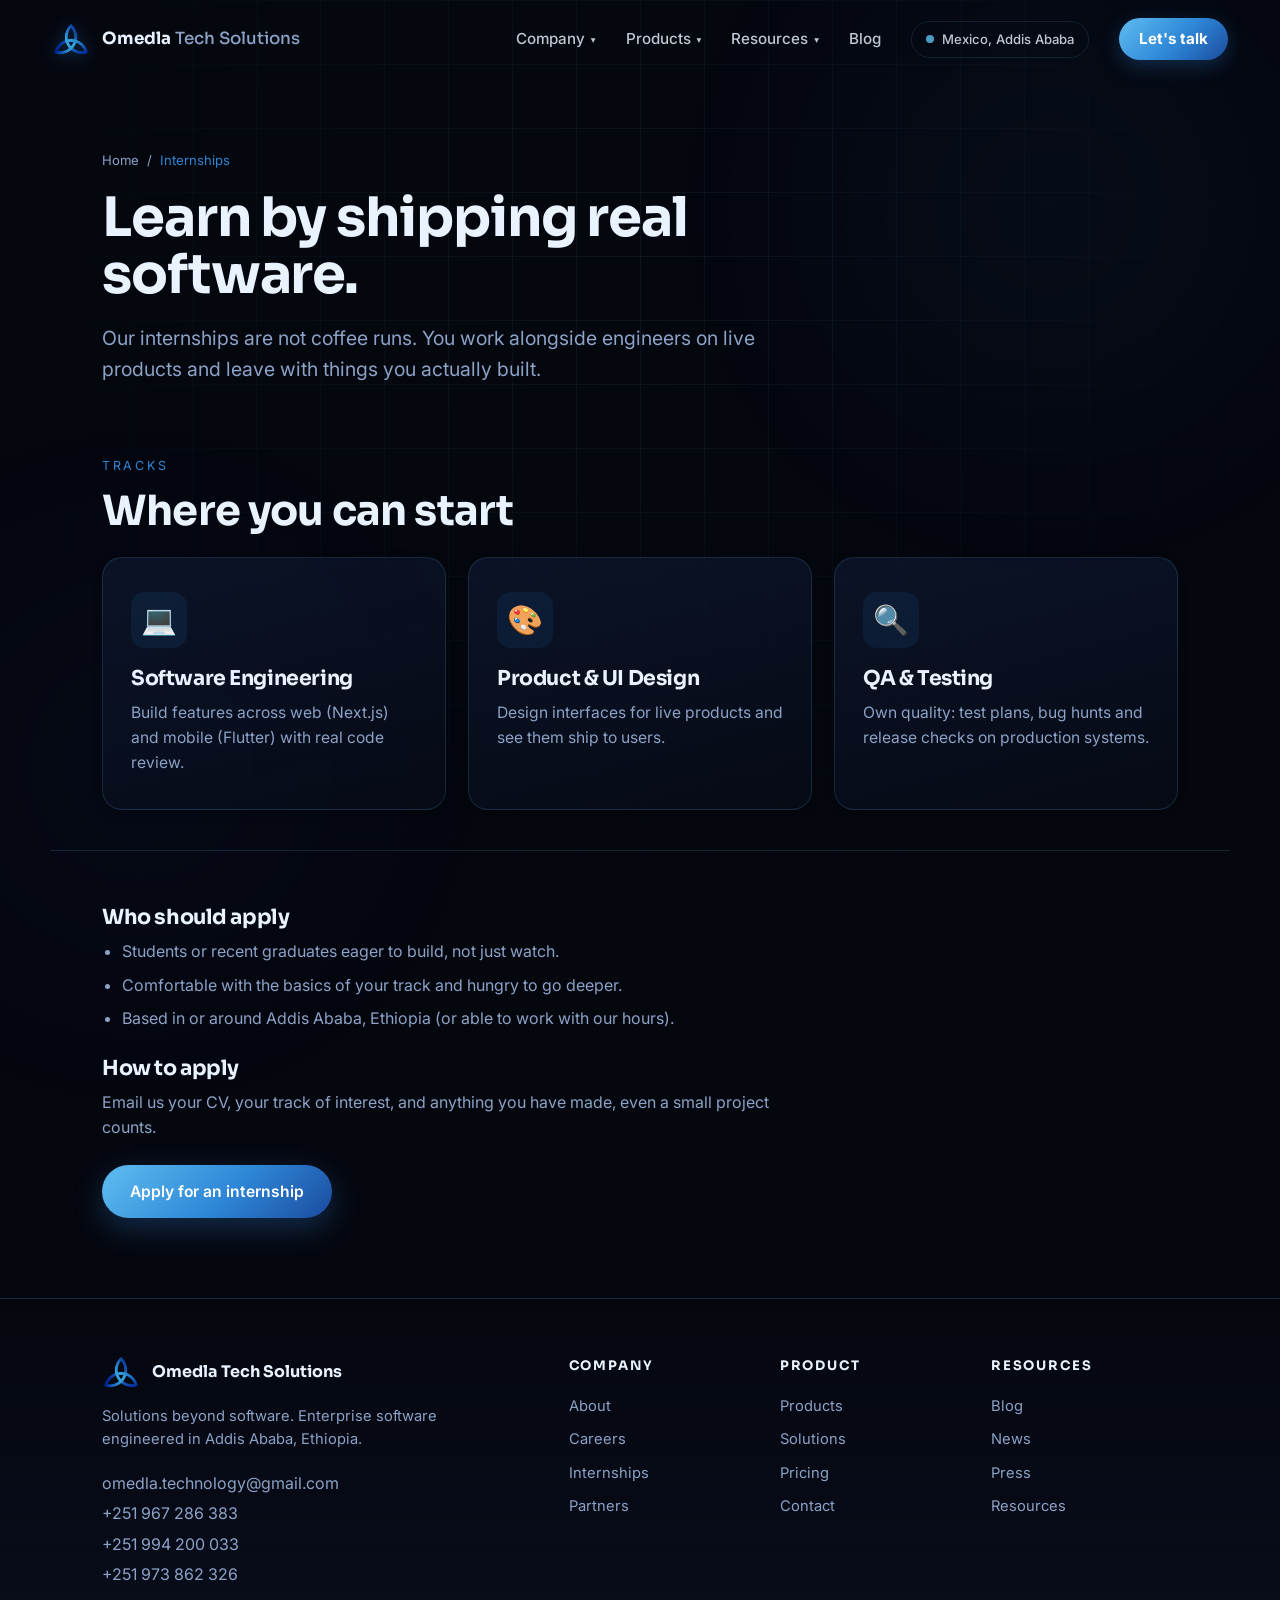
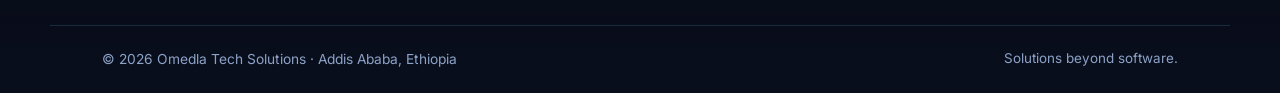
<file: internships.html>
<!DOCTYPE html>
<html lang="en">
<head>
<meta charset="UTF-8" />
<meta name="viewport" content="width=device-width, initial-scale=1.0" />
<title>Internships | Omedla Tech Solutions</title>
<meta name="description" content="Learn by shipping real software. Omedla Tech Solutions offers hands-on internships in software engineering, design and QA in Addis Ababa." />
<link rel="canonical" href="https://omedla.net/internships" />
<meta name="robots" content="index, follow" />
<meta property="og:type" content="website" />
<meta property="og:site_name" content="Omedla Tech Solutions" />
<meta property="og:title" content="Internships | Omedla Tech Solutions" />
<meta property="og:description" content="Learn by shipping real software. Omedla Tech Solutions offers hands-on internships in software engineering, design and QA in Addis Ababa." />
<meta property="og:url" content="https://omedla.net/internships" />
<meta property="og:image" content="https://omedla.net/assets/logo.png" />
<meta name="twitter:card" content="summary_large_image" />
<meta name="twitter:title" content="Internships | Omedla Tech Solutions" />
<meta name="twitter:description" content="Learn by shipping real software. Omedla Tech Solutions offers hands-on internships in software engineering, design and QA in Addis Ababa." />
<meta name="twitter:image" content="https://omedla.net/assets/logo.png" />
<link rel="icon" type="image/png" href="/assets/logo.png" />
<link rel="preconnect" href="https://fonts.googleapis.com" />
<link rel="preconnect" href="https://fonts.gstatic.com" crossorigin />
<link href="https://fonts.googleapis.com/css2?family=Sora:wght@400;500;600;700;800&family=Inter:wght@400;500;600&display=swap" rel="stylesheet" />
<link rel="stylesheet" href="/styles.css" />
<script type="application/ld+json">{"@context":"https://schema.org","@type":"Organization","name":"Omedla Tech Solutions","url":"https://omedla.net/","logo":"https://omedla.net/assets/logo.png","description":"Omedla Tech Solutions designs and ships production-grade software: ERP, SaaS, marketplaces and custom platforms for businesses in Ethiopia and beyond.","email":"omedla.technology@gmail.com","telephone":"+251967286383","address":{"@type":"PostalAddress","addressLocality":"Addis Ababa","addressCountry":"ET"},"slogan":"Solutions beyond software"}</script>
<script type="application/ld+json">{"@context":"https://schema.org","@type":"BreadcrumbList","itemListElement":[{"@type":"ListItem","position":1,"name":"Home","item":"https://omedla.net/"},{"@type":"ListItem","position":2,"name":"Internships","item":"https://omedla.net/internships"}]}</script>
</head>
<body>

<div class="bg-grid" aria-hidden="true"></div>
<div class="bg-glow bg-glow--gold" aria-hidden="true"></div>
<div class="bg-glow bg-glow--red" aria-hidden="true"></div>
<div class="scroll-progress" id="scrollProgress" aria-hidden="true"></div>

<header class="nav" id="nav">
  <a class="nav__brand" href="/">
    <img src="/assets/logo.png" alt="Omedla Tech Solutions logo" />
    <span>Omedla <em>Tech Solutions</em></span>
  </a>
  <nav class="nav__links">
    <div class="nav__group">
      <button class="nav__top" aria-haspopup="true" aria-expanded="false">Company <span class="nav__caret">▾</span></button>
      <div class="nav__menu">
        <a href="/about">About</a>
        <a href="/careers">Careers</a>
        <a href="/internships">Internships</a>
        <a href="/partners">Partners</a>
      </div>
    </div>
    <div class="nav__group">
      <button class="nav__top" aria-haspopup="true" aria-expanded="false">Products <span class="nav__caret">▾</span></button>
      <div class="nav__menu">
        <a href="/products">Products</a>
        <a href="/solutions">Solutions</a>
        <a href="/pricing">Pricing</a>
        <a href="/contact">Contact</a>
      </div>
    </div>
    <div class="nav__group">
      <button class="nav__top" aria-haspopup="true" aria-expanded="false">Resources <span class="nav__caret">▾</span></button>
      <div class="nav__menu">
        <a href="/news">News</a>
        <a href="/press">Press</a>
        <a href="/resources">Resources</a>
      </div>
    </div>
    <a href="/blog">Blog</a>
    <a class="nav__loc" href="https://www.google.com/maps/search/?api=1&amp;query=OMEDLA%20Technology%20Solution" target="_blank" rel="noopener" title="ORDA Building, Leghar / Mexico, Addis Ababa — 15th Floor"><span class="nav__loc-dot" aria-hidden="true"></span>Mexico, Addis Ababa</a>
    <a class="nav__cta" href="/contact">Let's talk</a>
  </nav>
  <button class="nav__burger" id="burger" aria-label="Menu"><span></span><span></span><span></span></button>
</header>

<main>
  <section class="phero">
    <nav class="crumbs" aria-label="Breadcrumb"><a href="/">Home</a> / <span>Internships</span></nav>
    <h1>Learn by shipping real software.</h1>
    <p class="phero__sub">Our internships are not coffee runs. You work alongside engineers on live products and leave with things you actually built.</p>
  </section>
  <section class="sec">
    <p class="sec__eyebrow">Tracks</p>
    <h2>Where you can start</h2>
    <div class="grid3" style="margin-top:24px">
      <article class="scard">
        <div class="scard__icon">&#128187;</div>
        <h3>Software Engineering</h3>
        <p>Build features across web (Next.js) and mobile (Flutter) with real code review.</p>
      </article>
      <article class="scard">
        <div class="scard__icon">&#127912;</div>
        <h3>Product &amp; UI Design</h3>
        <p>Design interfaces for live products and see them ship to users.</p>
      </article>
      <article class="scard">
        <div class="scard__icon">&#128269;</div>
        <h3>QA &amp; Testing</h3>
        <p>Own quality: test plans, bug hunts and release checks on production systems.</p>
      </article>
    </div>
  </section>
  <section class="sec sec--line">
    <div class="prose">
      <h3>Who should apply</h3>
      <ul>
        <li>Students or recent graduates eager to build, not just watch.</li>
        <li>Comfortable with the basics of your track and hungry to go deeper.</li>
        <li>Based in or around Addis Ababa, Ethiopia (or able to work with our hours).</li>
      </ul>
      <h3>How to apply</h3>
      <p>Email us your CV, your track of interest, and anything you have made, even a small project counts.</p>
    </div>
    <a class="btn btn--gold" href="mailto:omedla.technology@gmail.com?subject=Internship%20Application" style="margin-top:8px">Apply for an internship</a>
  </section>
</main>

<footer class="site-footer">
  <div class="site-footer__top">
    <div class="site-footer__brand">
      <a class="footer__brand" href="/">
        <img src="/assets/logo.png" alt="Omedla Tech Solutions" />
        <span>Omedla Tech Solutions</span>
      </a>
      <p class="site-footer__tag">Solutions beyond software. Enterprise software engineered in Addis Ababa, Ethiopia.</p>
      <p class="site-footer__contact">
        <a href="mailto:omedla.technology@gmail.com">omedla.technology@gmail.com</a><br />
        <a href="tel:+251967286383">+251 967 286 383</a><br />
        <a href="tel:+251994200033">+251 994 200 033</a><br />
        <a href="tel:+251973862326">+251 973 862 326</a>
      </p>
    </div>
    <nav class="site-footer__cols">
      <div>
        <h4>Company</h4>
        <a href="/about">About</a>
        <a href="/careers">Careers</a>
        <a href="/internships">Internships</a>
        <a href="/partners">Partners</a>
      </div>
      <div>
        <h4>Product</h4>
        <a href="/products">Products</a>
        <a href="/solutions">Solutions</a>
        <a href="/pricing">Pricing</a>
        <a href="/contact">Contact</a>
      </div>
      <div>
        <h4>Resources</h4>
        <a href="/blog">Blog</a>
        <a href="/news">News</a>
        <a href="/press">Press</a>
        <a href="/resources">Resources</a>
      </div>
    </nav>
  </div>
  <div class="site-footer__bottom">
    <p class="footer__copy">&copy; <span id="year">2026</span> Omedla Tech Solutions &middot; Addis Ababa, Ethiopia</p>
    <p class="footer__legal">Solutions beyond software.</p>
  </div>
</footer>

<script src="/script.js"></script>
</body>
</html>
</file>
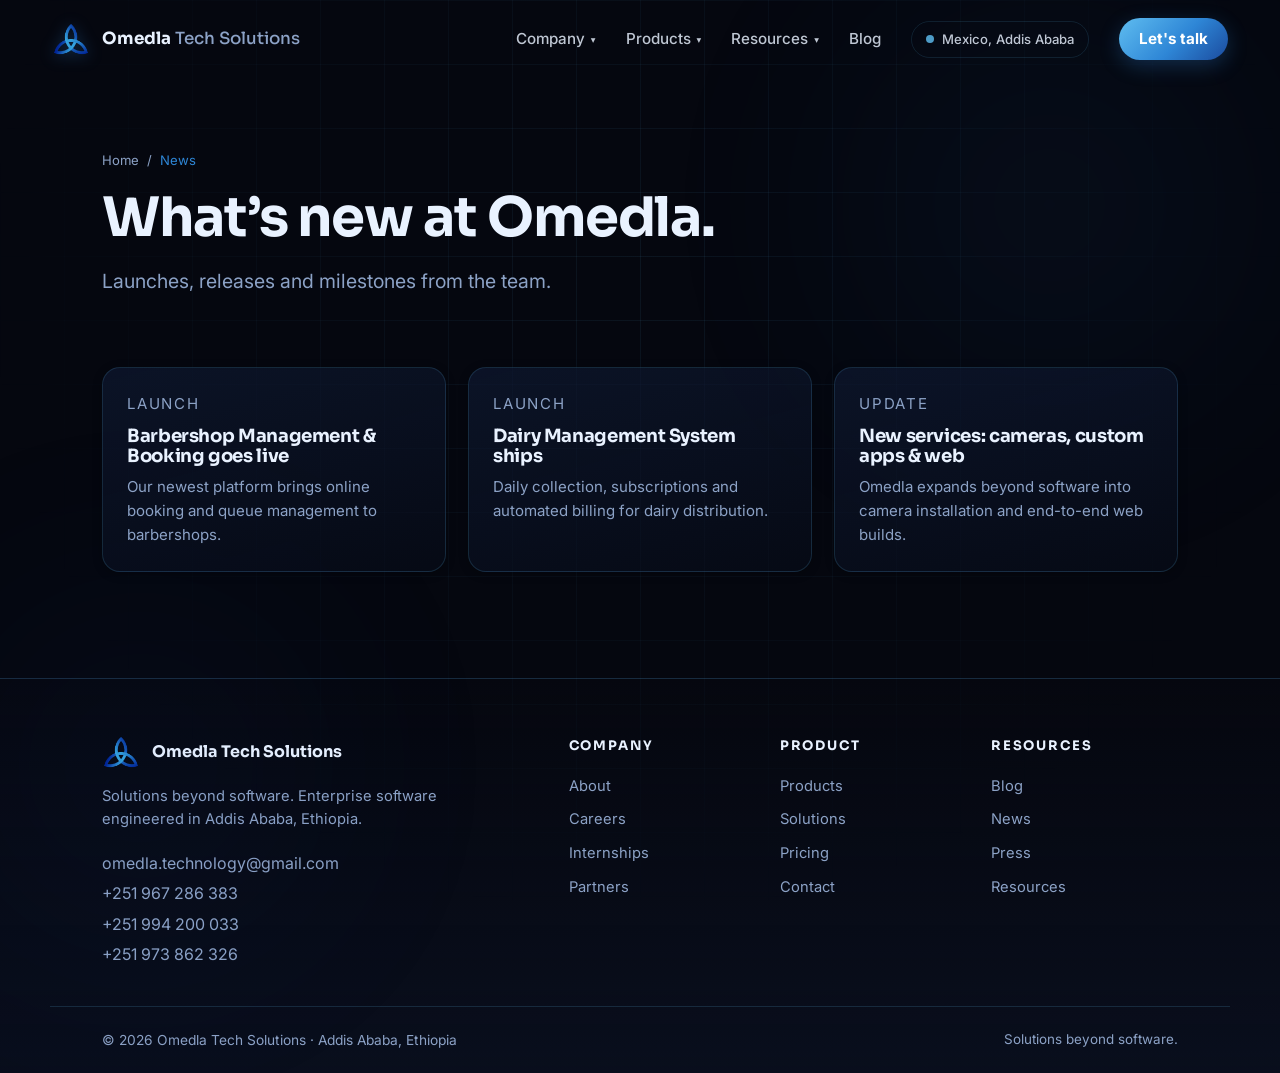
<file: news.html>
<!DOCTYPE html>
<html lang="en">
<head>
<meta charset="UTF-8" />
<meta name="viewport" content="width=device-width, initial-scale=1.0" />
<title>News | Omedla Tech Solutions</title>
<meta name="description" content="Company news and product updates from Omedla Tech Solutions, launches, releases and milestones." />
<link rel="canonical" href="https://omedla.net/news" />
<meta name="robots" content="index, follow" />
<meta property="og:type" content="website" />
<meta property="og:site_name" content="Omedla Tech Solutions" />
<meta property="og:title" content="News | Omedla Tech Solutions" />
<meta property="og:description" content="Company news and product updates from Omedla Tech Solutions, launches, releases and milestones." />
<meta property="og:url" content="https://omedla.net/news" />
<meta property="og:image" content="https://omedla.net/assets/logo.png" />
<meta name="twitter:card" content="summary_large_image" />
<meta name="twitter:title" content="News | Omedla Tech Solutions" />
<meta name="twitter:description" content="Company news and product updates from Omedla Tech Solutions, launches, releases and milestones." />
<meta name="twitter:image" content="https://omedla.net/assets/logo.png" />
<link rel="icon" type="image/png" href="/assets/logo.png" />
<link rel="preconnect" href="https://fonts.googleapis.com" />
<link rel="preconnect" href="https://fonts.gstatic.com" crossorigin />
<link href="https://fonts.googleapis.com/css2?family=Sora:wght@400;500;600;700;800&family=Inter:wght@400;500;600&display=swap" rel="stylesheet" />
<link rel="stylesheet" href="/styles.css" />
<script type="application/ld+json">{"@context":"https://schema.org","@type":"Organization","name":"Omedla Tech Solutions","url":"https://omedla.net/","logo":"https://omedla.net/assets/logo.png","description":"Omedla Tech Solutions designs and ships production-grade software: ERP, SaaS, marketplaces and custom platforms for businesses in Ethiopia and beyond.","email":"omedla.technology@gmail.com","telephone":"+251967286383","address":{"@type":"PostalAddress","addressLocality":"Addis Ababa","addressCountry":"ET"},"slogan":"Solutions beyond software"}</script>
<script type="application/ld+json">{"@context":"https://schema.org","@type":"BreadcrumbList","itemListElement":[{"@type":"ListItem","position":1,"name":"Home","item":"https://omedla.net/"},{"@type":"ListItem","position":2,"name":"News","item":"https://omedla.net/news"}]}</script>
</head>
<body>

<div class="bg-grid" aria-hidden="true"></div>
<div class="bg-glow bg-glow--gold" aria-hidden="true"></div>
<div class="bg-glow bg-glow--red" aria-hidden="true"></div>
<div class="scroll-progress" id="scrollProgress" aria-hidden="true"></div>

<header class="nav" id="nav">
  <a class="nav__brand" href="/">
    <img src="/assets/logo.png" alt="Omedla Tech Solutions logo" />
    <span>Omedla <em>Tech Solutions</em></span>
  </a>
  <nav class="nav__links">
    <div class="nav__group">
      <button class="nav__top" aria-haspopup="true" aria-expanded="false">Company <span class="nav__caret">▾</span></button>
      <div class="nav__menu">
        <a href="/about">About</a>
        <a href="/careers">Careers</a>
        <a href="/internships">Internships</a>
        <a href="/partners">Partners</a>
      </div>
    </div>
    <div class="nav__group">
      <button class="nav__top" aria-haspopup="true" aria-expanded="false">Products <span class="nav__caret">▾</span></button>
      <div class="nav__menu">
        <a href="/products">Products</a>
        <a href="/solutions">Solutions</a>
        <a href="/pricing">Pricing</a>
        <a href="/contact">Contact</a>
      </div>
    </div>
    <div class="nav__group">
      <button class="nav__top" aria-haspopup="true" aria-expanded="false">Resources <span class="nav__caret">▾</span></button>
      <div class="nav__menu">
        <a href="/news">News</a>
        <a href="/press">Press</a>
        <a href="/resources">Resources</a>
      </div>
    </div>
    <a href="/blog">Blog</a>
    <a class="nav__loc" href="https://www.google.com/maps/search/?api=1&amp;query=OMEDLA%20Technology%20Solution" target="_blank" rel="noopener" title="ORDA Building, Leghar / Mexico, Addis Ababa — 15th Floor"><span class="nav__loc-dot" aria-hidden="true"></span>Mexico, Addis Ababa</a>
    <a class="nav__cta" href="/contact">Let's talk</a>
  </nav>
  <button class="nav__burger" id="burger" aria-label="Menu"><span></span><span></span><span></span></button>
</header>

<main>
  <section class="phero">
    <nav class="crumbs" aria-label="Breadcrumb"><a href="/">Home</a> / <span>News</span></nav>
    <h1>What&rsquo;s new at Omedla.</h1>
    <p class="phero__sub">Launches, releases and milestones from the team.</p>
  </section>
  <section class="sec">
    <div class="posts">
      <a class="post" href="/news">
        <div class="post__body">
          <p class="post__meta">Launch</p>
          <h3>Barbershop Management &amp; Booking goes live</h3>
          <p>Our newest platform brings online booking and queue management to barbershops.</p>
        </div>
      </a>
      <a class="post" href="/news">
        <div class="post__body">
          <p class="post__meta">Launch</p>
          <h3>Dairy Management System ships</h3>
          <p>Daily collection, subscriptions and automated billing for dairy distribution.</p>
        </div>
      </a>
      <a class="post" href="/news">
        <div class="post__body">
          <p class="post__meta">Update</p>
          <h3>New services: cameras, custom apps &amp; web</h3>
          <p>Omedla expands beyond software into camera installation and end-to-end web builds.</p>
        </div>
      </a>
    </div>
    <p class="sec__lead" style="margin-top:26px"><!-- TODO: keep this feed current with real announcements. --></p>
  </section>
</main>

<footer class="site-footer">
  <div class="site-footer__top">
    <div class="site-footer__brand">
      <a class="footer__brand" href="/">
        <img src="/assets/logo.png" alt="Omedla Tech Solutions" />
        <span>Omedla Tech Solutions</span>
      </a>
      <p class="site-footer__tag">Solutions beyond software. Enterprise software engineered in Addis Ababa, Ethiopia.</p>
      <p class="site-footer__contact">
        <a href="mailto:omedla.technology@gmail.com">omedla.technology@gmail.com</a><br />
        <a href="tel:+251967286383">+251 967 286 383</a><br />
        <a href="tel:+251994200033">+251 994 200 033</a><br />
        <a href="tel:+251973862326">+251 973 862 326</a>
      </p>
    </div>
    <nav class="site-footer__cols">
      <div>
        <h4>Company</h4>
        <a href="/about">About</a>
        <a href="/careers">Careers</a>
        <a href="/internships">Internships</a>
        <a href="/partners">Partners</a>
      </div>
      <div>
        <h4>Product</h4>
        <a href="/products">Products</a>
        <a href="/solutions">Solutions</a>
        <a href="/pricing">Pricing</a>
        <a href="/contact">Contact</a>
      </div>
      <div>
        <h4>Resources</h4>
        <a href="/blog">Blog</a>
        <a href="/news">News</a>
        <a href="/press">Press</a>
        <a href="/resources">Resources</a>
      </div>
    </nav>
  </div>
  <div class="site-footer__bottom">
    <p class="footer__copy">&copy; <span id="year">2026</span> Omedla Tech Solutions &middot; Addis Ababa, Ethiopia</p>
    <p class="footer__legal">Solutions beyond software.</p>
  </div>
</footer>

<script src="/script.js"></script>
</body>
</html>
</file>
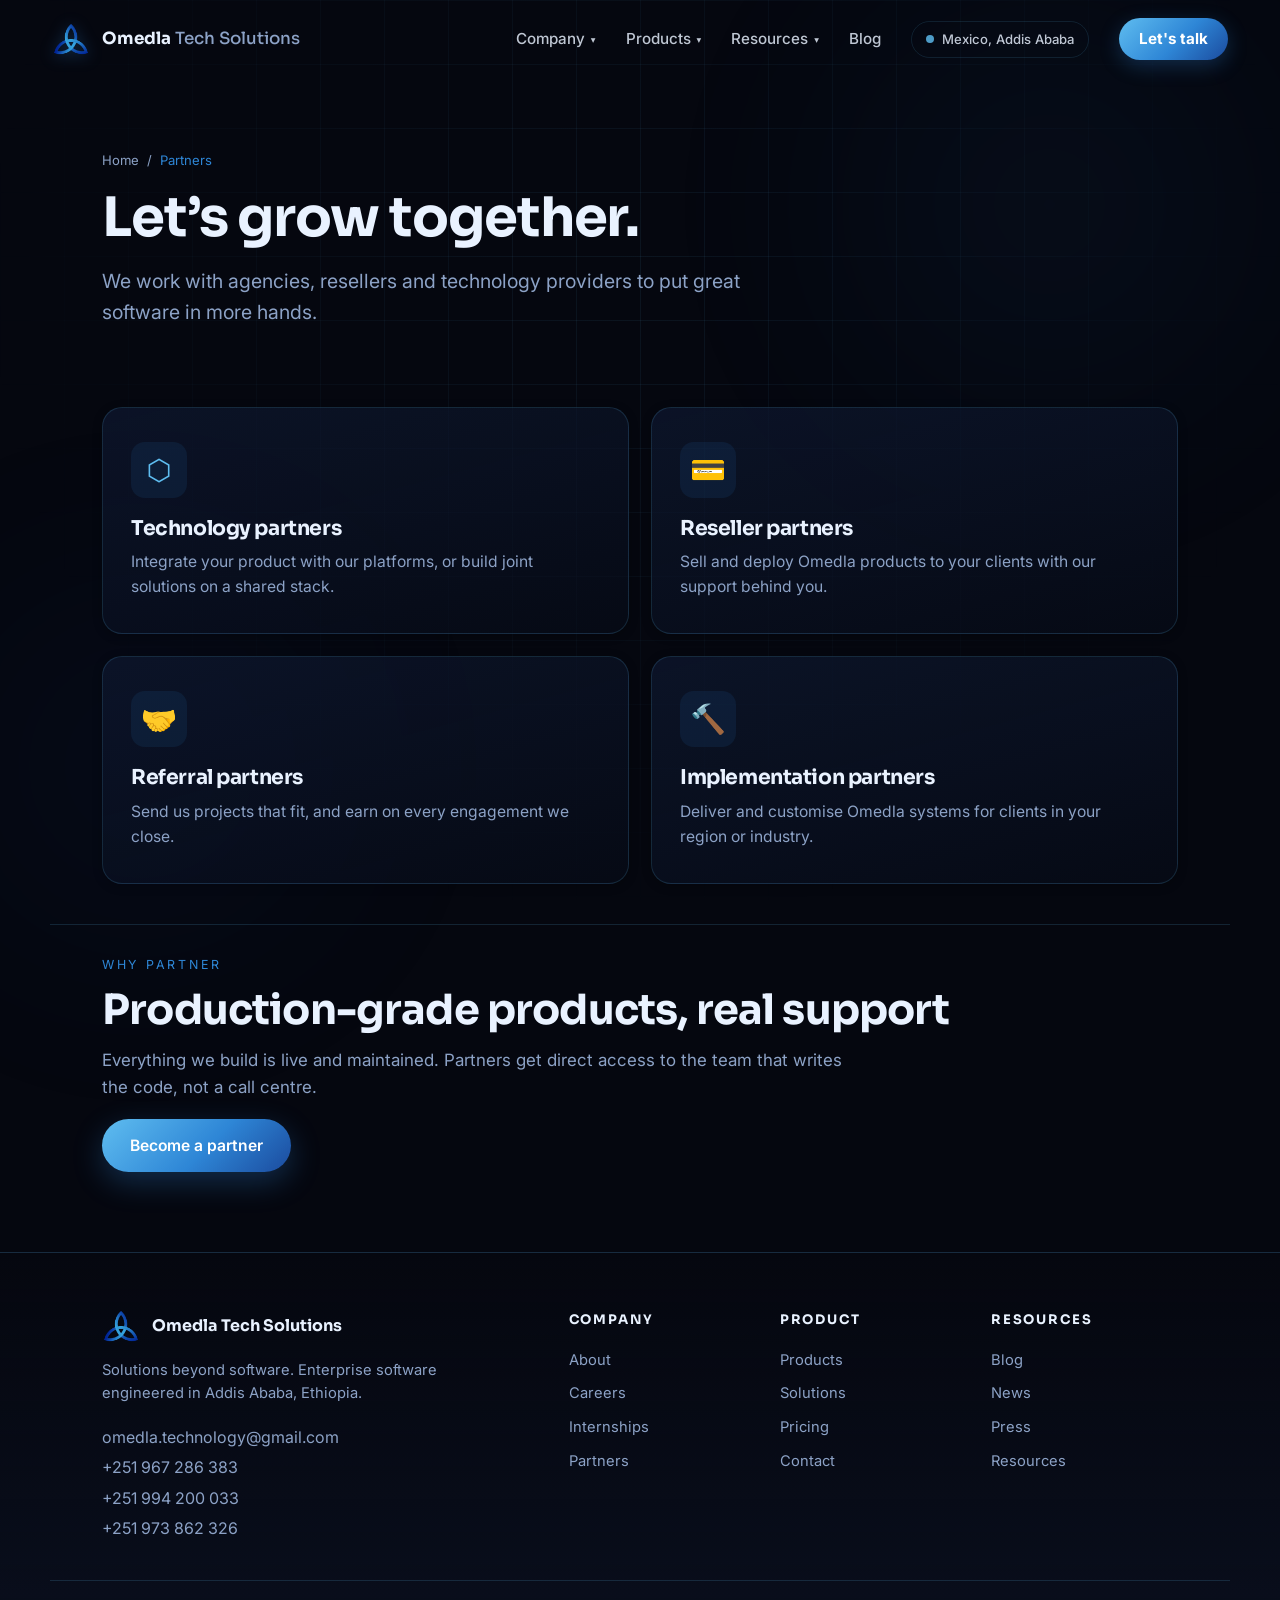
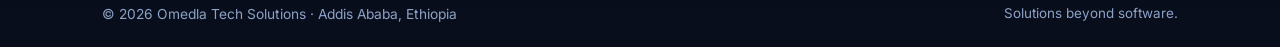
<file: partners.html>
<!DOCTYPE html>
<html lang="en">
<head>
<meta charset="UTF-8" />
<meta name="viewport" content="width=device-width, initial-scale=1.0" />
<title>Partners | Omedla Tech Solutions</title>
<meta name="description" content="Partner with Omedla Tech Solutions, technology, reseller, referral and implementation partnerships that help more businesses run on great software." />
<link rel="canonical" href="https://omedla.net/partners" />
<meta name="robots" content="index, follow" />
<meta property="og:type" content="website" />
<meta property="og:site_name" content="Omedla Tech Solutions" />
<meta property="og:title" content="Partners | Omedla Tech Solutions" />
<meta property="og:description" content="Partner with Omedla Tech Solutions, technology, reseller, referral and implementation partnerships that help more businesses run on great software." />
<meta property="og:url" content="https://omedla.net/partners" />
<meta property="og:image" content="https://omedla.net/assets/logo.png" />
<meta name="twitter:card" content="summary_large_image" />
<meta name="twitter:title" content="Partners | Omedla Tech Solutions" />
<meta name="twitter:description" content="Partner with Omedla Tech Solutions, technology, reseller, referral and implementation partnerships that help more businesses run on great software." />
<meta name="twitter:image" content="https://omedla.net/assets/logo.png" />
<link rel="icon" type="image/png" href="/assets/logo.png" />
<link rel="preconnect" href="https://fonts.googleapis.com" />
<link rel="preconnect" href="https://fonts.gstatic.com" crossorigin />
<link href="https://fonts.googleapis.com/css2?family=Sora:wght@400;500;600;700;800&family=Inter:wght@400;500;600&display=swap" rel="stylesheet" />
<link rel="stylesheet" href="/styles.css" />
<script type="application/ld+json">{"@context":"https://schema.org","@type":"Organization","name":"Omedla Tech Solutions","url":"https://omedla.net/","logo":"https://omedla.net/assets/logo.png","description":"Omedla Tech Solutions designs and ships production-grade software: ERP, SaaS, marketplaces and custom platforms for businesses in Ethiopia and beyond.","email":"omedla.technology@gmail.com","telephone":"+251967286383","address":{"@type":"PostalAddress","addressLocality":"Addis Ababa","addressCountry":"ET"},"slogan":"Solutions beyond software"}</script>
<script type="application/ld+json">{"@context":"https://schema.org","@type":"BreadcrumbList","itemListElement":[{"@type":"ListItem","position":1,"name":"Home","item":"https://omedla.net/"},{"@type":"ListItem","position":2,"name":"Partners","item":"https://omedla.net/partners"}]}</script>
</head>
<body>

<div class="bg-grid" aria-hidden="true"></div>
<div class="bg-glow bg-glow--gold" aria-hidden="true"></div>
<div class="bg-glow bg-glow--red" aria-hidden="true"></div>
<div class="scroll-progress" id="scrollProgress" aria-hidden="true"></div>

<header class="nav" id="nav">
  <a class="nav__brand" href="/">
    <img src="/assets/logo.png" alt="Omedla Tech Solutions logo" />
    <span>Omedla <em>Tech Solutions</em></span>
  </a>
  <nav class="nav__links">
    <div class="nav__group">
      <button class="nav__top" aria-haspopup="true" aria-expanded="false">Company <span class="nav__caret">▾</span></button>
      <div class="nav__menu">
        <a href="/about">About</a>
        <a href="/careers">Careers</a>
        <a href="/internships">Internships</a>
        <a href="/partners">Partners</a>
      </div>
    </div>
    <div class="nav__group">
      <button class="nav__top" aria-haspopup="true" aria-expanded="false">Products <span class="nav__caret">▾</span></button>
      <div class="nav__menu">
        <a href="/products">Products</a>
        <a href="/solutions">Solutions</a>
        <a href="/pricing">Pricing</a>
        <a href="/contact">Contact</a>
      </div>
    </div>
    <div class="nav__group">
      <button class="nav__top" aria-haspopup="true" aria-expanded="false">Resources <span class="nav__caret">▾</span></button>
      <div class="nav__menu">
        <a href="/news">News</a>
        <a href="/press">Press</a>
        <a href="/resources">Resources</a>
      </div>
    </div>
    <a href="/blog">Blog</a>
    <a class="nav__loc" href="https://www.google.com/maps/search/?api=1&amp;query=OMEDLA%20Technology%20Solution" target="_blank" rel="noopener" title="ORDA Building, Leghar / Mexico, Addis Ababa — 15th Floor"><span class="nav__loc-dot" aria-hidden="true"></span>Mexico, Addis Ababa</a>
    <a class="nav__cta" href="/contact">Let's talk</a>
  </nav>
  <button class="nav__burger" id="burger" aria-label="Menu"><span></span><span></span><span></span></button>
</header>

<main>
  <section class="phero">
    <nav class="crumbs" aria-label="Breadcrumb"><a href="/">Home</a> / <span>Partners</span></nav>
    <h1>Let&rsquo;s grow together.</h1>
    <p class="phero__sub">We work with agencies, resellers and technology providers to put great software in more hands.</p>
  </section>
  <section class="sec">
    <div class="grid2" style="margin-top:8px">
      <article class="scard">
        <div class="scard__icon">&#11041;</div>
        <h3>Technology partners</h3>
        <p>Integrate your product with our platforms, or build joint solutions on a shared stack.</p>
      </article>
      <article class="scard">
        <div class="scard__icon">&#128179;</div>
        <h3>Reseller partners</h3>
        <p>Sell and deploy Omedla products to your clients with our support behind you.</p>
      </article>
      <article class="scard">
        <div class="scard__icon">&#129309;</div>
        <h3>Referral partners</h3>
        <p>Send us projects that fit, and earn on every engagement we close.</p>
      </article>
      <article class="scard">
        <div class="scard__icon">&#128296;</div>
        <h3>Implementation partners</h3>
        <p>Deliver and customise Omedla systems for clients in your region or industry.</p>
      </article>
    </div>
  </section>
  <section class="sec sec--line">
    <p class="sec__eyebrow">Why partner</p>
    <h2>Production-grade products, real support</h2>
    <p class="sec__lead">Everything we build is live and maintained. Partners get direct access to the team that writes the code, not a call centre.</p>
    <a class="btn btn--gold" href="mailto:omedla.technology@gmail.com?subject=Partnership%20Enquiry" style="margin-top:8px">Become a partner</a>
  </section>
</main>

<footer class="site-footer">
  <div class="site-footer__top">
    <div class="site-footer__brand">
      <a class="footer__brand" href="/">
        <img src="/assets/logo.png" alt="Omedla Tech Solutions" />
        <span>Omedla Tech Solutions</span>
      </a>
      <p class="site-footer__tag">Solutions beyond software. Enterprise software engineered in Addis Ababa, Ethiopia.</p>
      <p class="site-footer__contact">
        <a href="mailto:omedla.technology@gmail.com">omedla.technology@gmail.com</a><br />
        <a href="tel:+251967286383">+251 967 286 383</a><br />
        <a href="tel:+251994200033">+251 994 200 033</a><br />
        <a href="tel:+251973862326">+251 973 862 326</a>
      </p>
    </div>
    <nav class="site-footer__cols">
      <div>
        <h4>Company</h4>
        <a href="/about">About</a>
        <a href="/careers">Careers</a>
        <a href="/internships">Internships</a>
        <a href="/partners">Partners</a>
      </div>
      <div>
        <h4>Product</h4>
        <a href="/products">Products</a>
        <a href="/solutions">Solutions</a>
        <a href="/pricing">Pricing</a>
        <a href="/contact">Contact</a>
      </div>
      <div>
        <h4>Resources</h4>
        <a href="/blog">Blog</a>
        <a href="/news">News</a>
        <a href="/press">Press</a>
        <a href="/resources">Resources</a>
      </div>
    </nav>
  </div>
  <div class="site-footer__bottom">
    <p class="footer__copy">&copy; <span id="year">2026</span> Omedla Tech Solutions &middot; Addis Ababa, Ethiopia</p>
    <p class="footer__legal">Solutions beyond software.</p>
  </div>
</footer>

<script src="/script.js"></script>
</body>
</html>
</file>
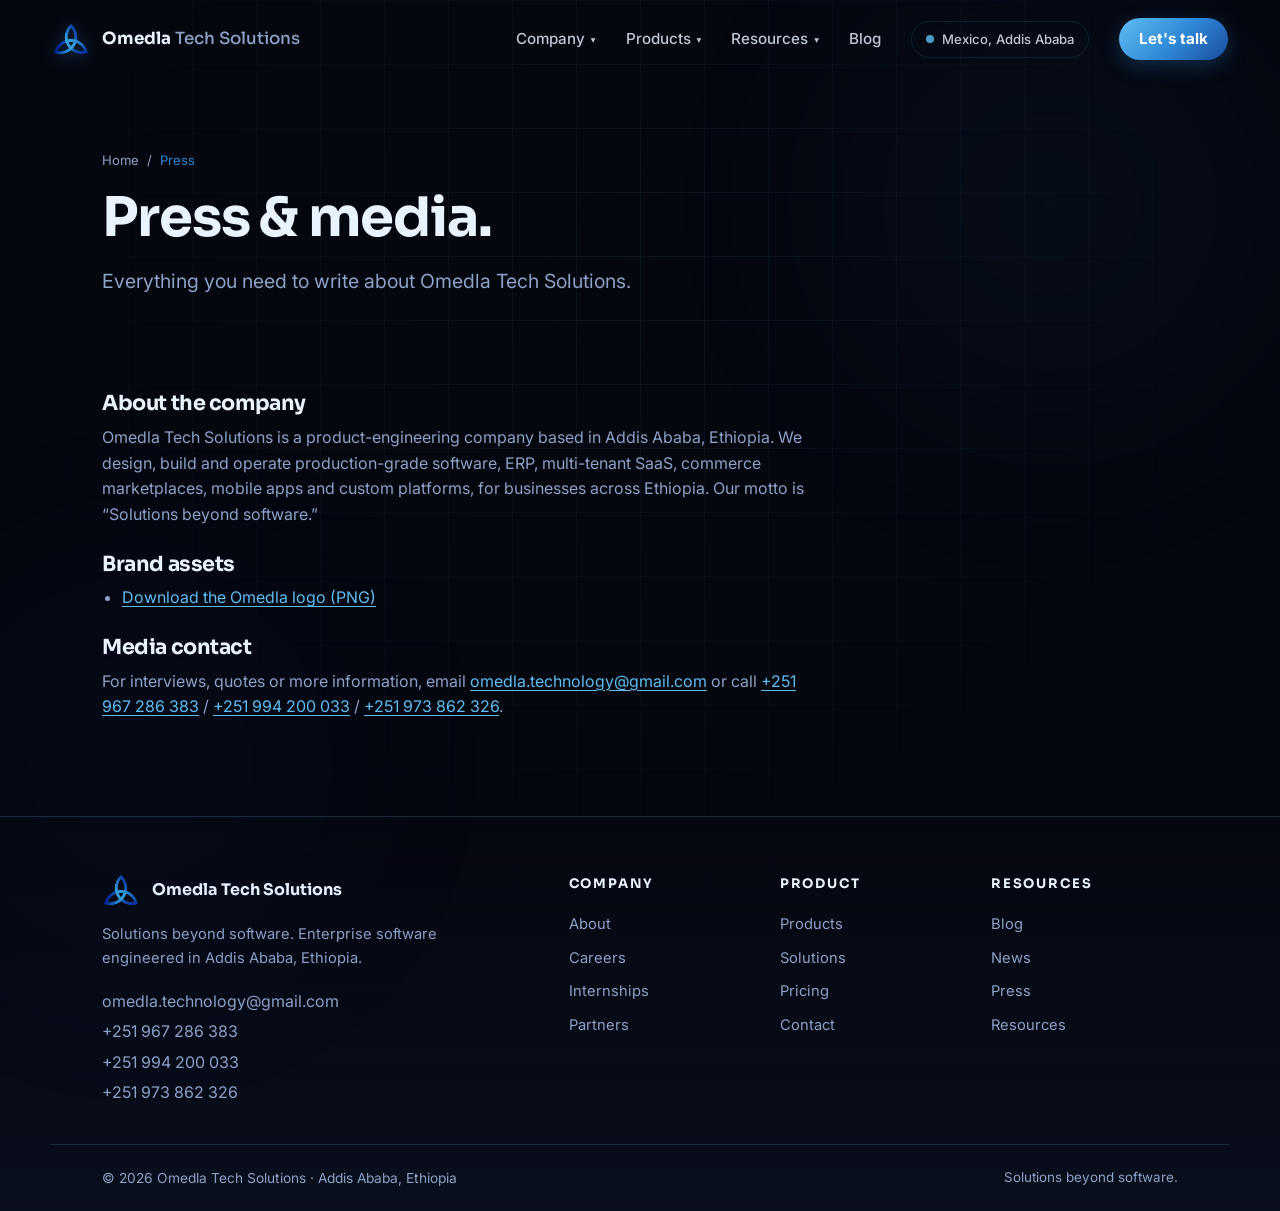
<file: press.html>
<!DOCTYPE html>
<html lang="en">
<head>
<meta charset="UTF-8" />
<meta name="viewport" content="width=device-width, initial-scale=1.0" />
<title>Press &amp; Media | Omedla Tech Solutions</title>
<meta name="description" content="Press resources for Omedla Tech Solutions: company boilerplate, logo downloads and media contact." />
<link rel="canonical" href="https://omedla.net/press" />
<meta name="robots" content="index, follow" />
<meta property="og:type" content="website" />
<meta property="og:site_name" content="Omedla Tech Solutions" />
<meta property="og:title" content="Press &amp; Media | Omedla Tech Solutions" />
<meta property="og:description" content="Press resources for Omedla Tech Solutions: company boilerplate, logo downloads and media contact." />
<meta property="og:url" content="https://omedla.net/press" />
<meta property="og:image" content="https://omedla.net/assets/logo.png" />
<meta name="twitter:card" content="summary_large_image" />
<meta name="twitter:title" content="Press &amp; Media | Omedla Tech Solutions" />
<meta name="twitter:description" content="Press resources for Omedla Tech Solutions: company boilerplate, logo downloads and media contact." />
<meta name="twitter:image" content="https://omedla.net/assets/logo.png" />
<link rel="icon" type="image/png" href="/assets/logo.png" />
<link rel="preconnect" href="https://fonts.googleapis.com" />
<link rel="preconnect" href="https://fonts.gstatic.com" crossorigin />
<link href="https://fonts.googleapis.com/css2?family=Sora:wght@400;500;600;700;800&family=Inter:wght@400;500;600&display=swap" rel="stylesheet" />
<link rel="stylesheet" href="/styles.css" />
<script type="application/ld+json">{"@context":"https://schema.org","@type":"Organization","name":"Omedla Tech Solutions","url":"https://omedla.net/","logo":"https://omedla.net/assets/logo.png","description":"Omedla Tech Solutions designs and ships production-grade software: ERP, SaaS, marketplaces and custom platforms for businesses in Ethiopia and beyond.","email":"omedla.technology@gmail.com","telephone":"+251967286383","address":{"@type":"PostalAddress","addressLocality":"Addis Ababa","addressCountry":"ET"},"slogan":"Solutions beyond software"}</script>
<script type="application/ld+json">{"@context":"https://schema.org","@type":"BreadcrumbList","itemListElement":[{"@type":"ListItem","position":1,"name":"Home","item":"https://omedla.net/"},{"@type":"ListItem","position":2,"name":"Press","item":"https://omedla.net/press"}]}</script>
</head>
<body>

<div class="bg-grid" aria-hidden="true"></div>
<div class="bg-glow bg-glow--gold" aria-hidden="true"></div>
<div class="bg-glow bg-glow--red" aria-hidden="true"></div>
<div class="scroll-progress" id="scrollProgress" aria-hidden="true"></div>

<header class="nav" id="nav">
  <a class="nav__brand" href="/">
    <img src="/assets/logo.png" alt="Omedla Tech Solutions logo" />
    <span>Omedla <em>Tech Solutions</em></span>
  </a>
  <nav class="nav__links">
    <div class="nav__group">
      <button class="nav__top" aria-haspopup="true" aria-expanded="false">Company <span class="nav__caret">▾</span></button>
      <div class="nav__menu">
        <a href="/about">About</a>
        <a href="/careers">Careers</a>
        <a href="/internships">Internships</a>
        <a href="/partners">Partners</a>
      </div>
    </div>
    <div class="nav__group">
      <button class="nav__top" aria-haspopup="true" aria-expanded="false">Products <span class="nav__caret">▾</span></button>
      <div class="nav__menu">
        <a href="/products">Products</a>
        <a href="/solutions">Solutions</a>
        <a href="/pricing">Pricing</a>
        <a href="/contact">Contact</a>
      </div>
    </div>
    <div class="nav__group">
      <button class="nav__top" aria-haspopup="true" aria-expanded="false">Resources <span class="nav__caret">▾</span></button>
      <div class="nav__menu">
        <a href="/news">News</a>
        <a href="/press">Press</a>
        <a href="/resources">Resources</a>
      </div>
    </div>
    <a href="/blog">Blog</a>
    <a class="nav__loc" href="https://www.google.com/maps/search/?api=1&amp;query=OMEDLA%20Technology%20Solution" target="_blank" rel="noopener" title="ORDA Building, Leghar / Mexico, Addis Ababa — 15th Floor"><span class="nav__loc-dot" aria-hidden="true"></span>Mexico, Addis Ababa</a>
    <a class="nav__cta" href="/contact">Let's talk</a>
  </nav>
  <button class="nav__burger" id="burger" aria-label="Menu"><span></span><span></span><span></span></button>
</header>

<main>
  <section class="phero">
    <nav class="crumbs" aria-label="Breadcrumb"><a href="/">Home</a> / <span>Press</span></nav>
    <h1>Press &amp; media.</h1>
    <p class="phero__sub">Everything you need to write about Omedla Tech Solutions.</p>
  </section>
  <section class="sec">
    <div class="prose">
      <h3>About the company</h3>
      <p>Omedla Tech Solutions is a product-engineering company based in Addis Ababa, Ethiopia. We design, build and operate production-grade software, ERP, multi-tenant SaaS, commerce marketplaces, mobile apps and custom platforms, for businesses across Ethiopia. Our motto is &ldquo;Solutions beyond software.&rdquo;</p>
      <h3>Brand assets</h3>
      <ul>
        <li><a href="/assets/logo.png" download>Download the Omedla logo (PNG)</a></li>
      </ul>
      <h3>Media contact</h3>
      <p>For interviews, quotes or more information, email <a href="mailto:omedla.technology@gmail.com">omedla.technology@gmail.com</a> or call <a href="tel:+251967286383">+251 967 286 383</a> / <a href="tel:+251994200033">+251 994 200 033</a> / <a href="tel:+251973862326">+251 973 862 326</a>.</p>
    </div>
  </section>
</main>

<footer class="site-footer">
  <div class="site-footer__top">
    <div class="site-footer__brand">
      <a class="footer__brand" href="/">
        <img src="/assets/logo.png" alt="Omedla Tech Solutions" />
        <span>Omedla Tech Solutions</span>
      </a>
      <p class="site-footer__tag">Solutions beyond software. Enterprise software engineered in Addis Ababa, Ethiopia.</p>
      <p class="site-footer__contact">
        <a href="mailto:omedla.technology@gmail.com">omedla.technology@gmail.com</a><br />
        <a href="tel:+251967286383">+251 967 286 383</a><br />
        <a href="tel:+251994200033">+251 994 200 033</a><br />
        <a href="tel:+251973862326">+251 973 862 326</a>
      </p>
    </div>
    <nav class="site-footer__cols">
      <div>
        <h4>Company</h4>
        <a href="/about">About</a>
        <a href="/careers">Careers</a>
        <a href="/internships">Internships</a>
        <a href="/partners">Partners</a>
      </div>
      <div>
        <h4>Product</h4>
        <a href="/products">Products</a>
        <a href="/solutions">Solutions</a>
        <a href="/pricing">Pricing</a>
        <a href="/contact">Contact</a>
      </div>
      <div>
        <h4>Resources</h4>
        <a href="/blog">Blog</a>
        <a href="/news">News</a>
        <a href="/press">Press</a>
        <a href="/resources">Resources</a>
      </div>
    </nav>
  </div>
  <div class="site-footer__bottom">
    <p class="footer__copy">&copy; <span id="year">2026</span> Omedla Tech Solutions &middot; Addis Ababa, Ethiopia</p>
    <p class="footer__legal">Solutions beyond software.</p>
  </div>
</footer>

<script src="/script.js"></script>
</body>
</html>
</file>
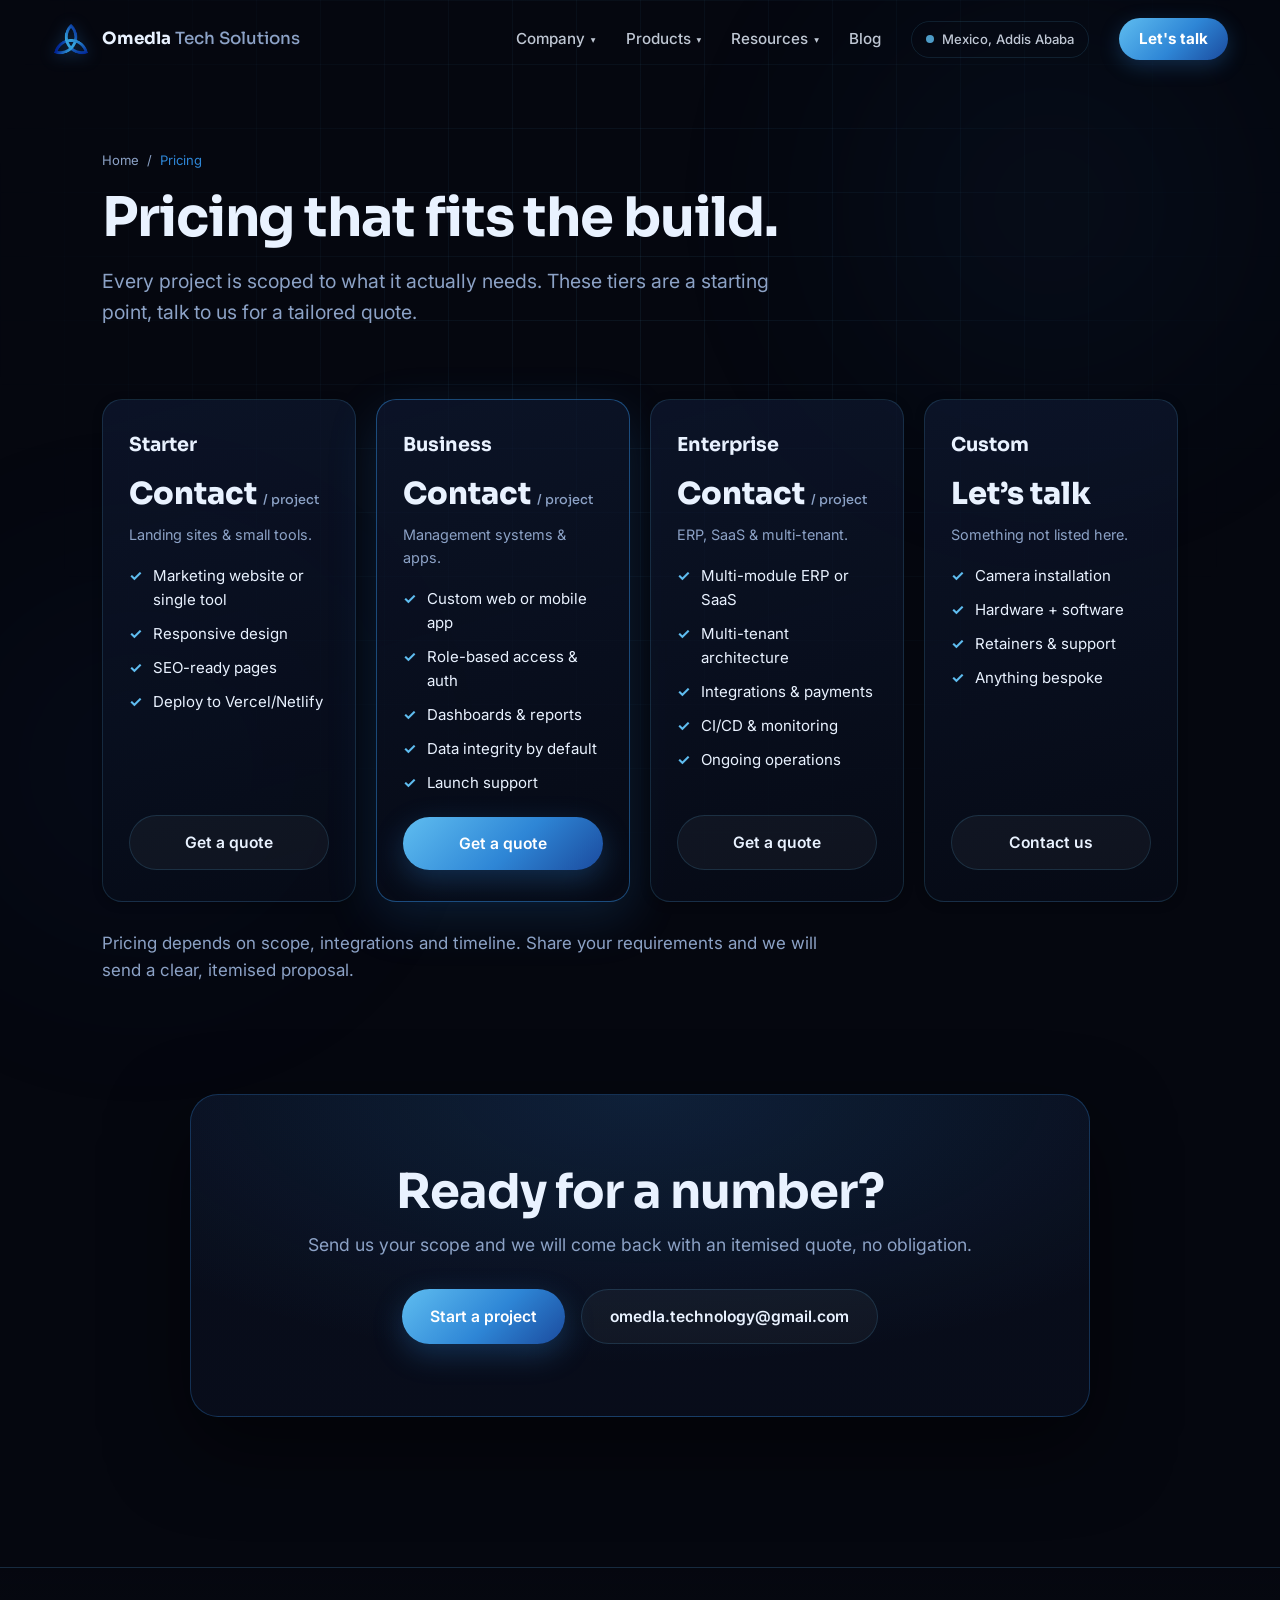
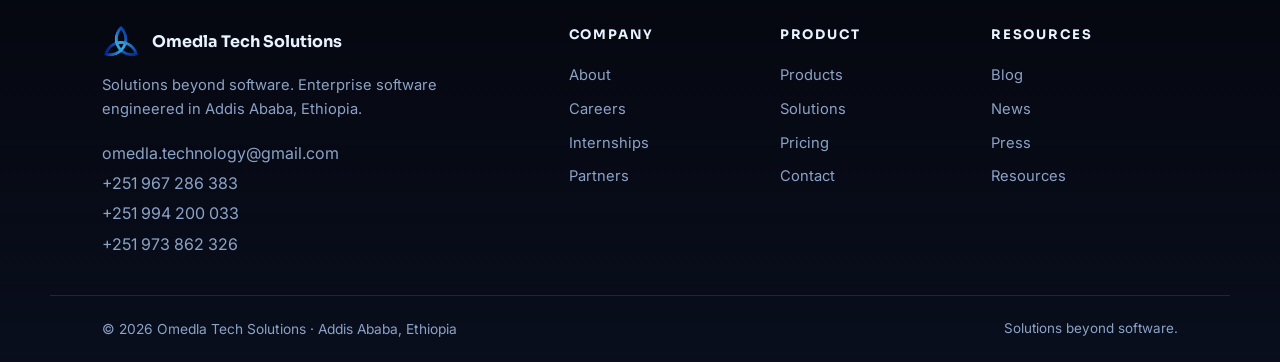
<file: pricing.html>
<!DOCTYPE html>
<html lang="en">
<head>
<meta charset="UTF-8" />
<meta name="viewport" content="width=device-width, initial-scale=1.0" />
<title>Pricing | Omedla Tech Solutions</title>
<meta name="description" content="Transparent engagement options for software projects: Starter, Business and Enterprise builds, plus fully custom platforms. Request a tailored quote." />
<link rel="canonical" href="https://omedla.net/pricing" />
<meta name="robots" content="index, follow" />
<meta property="og:type" content="website" />
<meta property="og:site_name" content="Omedla Tech Solutions" />
<meta property="og:title" content="Pricing | Omedla Tech Solutions" />
<meta property="og:description" content="Transparent engagement options for software projects: Starter, Business and Enterprise builds, plus fully custom platforms. Request a tailored quote." />
<meta property="og:url" content="https://omedla.net/pricing" />
<meta property="og:image" content="https://omedla.net/assets/logo.png" />
<meta name="twitter:card" content="summary_large_image" />
<meta name="twitter:title" content="Pricing | Omedla Tech Solutions" />
<meta name="twitter:description" content="Transparent engagement options for software projects: Starter, Business and Enterprise builds, plus fully custom platforms. Request a tailored quote." />
<meta name="twitter:image" content="https://omedla.net/assets/logo.png" />
<link rel="icon" type="image/png" href="/assets/logo.png" />
<link rel="preconnect" href="https://fonts.googleapis.com" />
<link rel="preconnect" href="https://fonts.gstatic.com" crossorigin />
<link href="https://fonts.googleapis.com/css2?family=Sora:wght@400;500;600;700;800&family=Inter:wght@400;500;600&display=swap" rel="stylesheet" />
<link rel="stylesheet" href="/styles.css" />
<script type="application/ld+json">{"@context":"https://schema.org","@type":"Organization","name":"Omedla Tech Solutions","url":"https://omedla.net/","logo":"https://omedla.net/assets/logo.png","description":"Omedla Tech Solutions designs and ships production-grade software: ERP, SaaS, marketplaces and custom platforms for businesses in Ethiopia and beyond.","email":"omedla.technology@gmail.com","telephone":"+251967286383","address":{"@type":"PostalAddress","addressLocality":"Addis Ababa","addressCountry":"ET"},"slogan":"Solutions beyond software"}</script>
<script type="application/ld+json">{"@context":"https://schema.org","@type":"BreadcrumbList","itemListElement":[{"@type":"ListItem","position":1,"name":"Home","item":"https://omedla.net/"},{"@type":"ListItem","position":2,"name":"Pricing","item":"https://omedla.net/pricing"}]}</script>
</head>
<body>

<div class="bg-grid" aria-hidden="true"></div>
<div class="bg-glow bg-glow--gold" aria-hidden="true"></div>
<div class="bg-glow bg-glow--red" aria-hidden="true"></div>
<div class="scroll-progress" id="scrollProgress" aria-hidden="true"></div>

<header class="nav" id="nav">
  <a class="nav__brand" href="/">
    <img src="/assets/logo.png" alt="Omedla Tech Solutions logo" />
    <span>Omedla <em>Tech Solutions</em></span>
  </a>
  <nav class="nav__links">
    <div class="nav__group">
      <button class="nav__top" aria-haspopup="true" aria-expanded="false">Company <span class="nav__caret">▾</span></button>
      <div class="nav__menu">
        <a href="/about">About</a>
        <a href="/careers">Careers</a>
        <a href="/internships">Internships</a>
        <a href="/partners">Partners</a>
      </div>
    </div>
    <div class="nav__group">
      <button class="nav__top" aria-haspopup="true" aria-expanded="false">Products <span class="nav__caret">▾</span></button>
      <div class="nav__menu">
        <a href="/products">Products</a>
        <a href="/solutions">Solutions</a>
        <a href="/pricing">Pricing</a>
        <a href="/contact">Contact</a>
      </div>
    </div>
    <div class="nav__group">
      <button class="nav__top" aria-haspopup="true" aria-expanded="false">Resources <span class="nav__caret">▾</span></button>
      <div class="nav__menu">
        <a href="/news">News</a>
        <a href="/press">Press</a>
        <a href="/resources">Resources</a>
      </div>
    </div>
    <a href="/blog">Blog</a>
    <a class="nav__loc" href="https://www.google.com/maps/search/?api=1&amp;query=OMEDLA%20Technology%20Solution" target="_blank" rel="noopener" title="ORDA Building, Leghar / Mexico, Addis Ababa — 15th Floor"><span class="nav__loc-dot" aria-hidden="true"></span>Mexico, Addis Ababa</a>
    <a class="nav__cta" href="/contact">Let's talk</a>
  </nav>
  <button class="nav__burger" id="burger" aria-label="Menu"><span></span><span></span><span></span></button>
</header>

<main>
  <section class="phero">
    <nav class="crumbs" aria-label="Breadcrumb"><a href="/">Home</a> / <span>Pricing</span></nav>
    <h1>Pricing that fits the build.</h1>
    <p class="phero__sub">Every project is scoped to what it actually needs. These tiers are a starting point, talk to us for a tailored quote.</p>
  </section>
  <section class="sec">
    <div class="pricing">
      <div class="ptier">
        <div class="ptier__name">Starter</div>
        <div class="ptier__price">Contact <small>/ project</small></div>
        <p class="ptier__note">Landing sites &amp; small tools.</p>
        <ul>
          <li>Marketing website or single tool</li>
          <li>Responsive design</li>
          <li>SEO-ready pages</li>
          <li>Deploy to Vercel/Netlify</li>
        </ul>
        <a class="btn btn--ghost" href="/contact">Get a quote</a>
      </div>
      <div class="ptier ptier--featured">
        <div class="ptier__name">Business</div>
        <div class="ptier__price">Contact <small>/ project</small></div>
        <p class="ptier__note">Management systems &amp; apps.</p>
        <ul>
          <li>Custom web or mobile app</li>
          <li>Role-based access &amp; auth</li>
          <li>Dashboards &amp; reports</li>
          <li>Data integrity by default</li>
          <li>Launch support</li>
        </ul>
        <a class="btn btn--gold" href="/contact">Get a quote</a>
      </div>
      <div class="ptier">
        <div class="ptier__name">Enterprise</div>
        <div class="ptier__price">Contact <small>/ project</small></div>
        <p class="ptier__note">ERP, SaaS &amp; multi-tenant.</p>
        <ul>
          <li>Multi-module ERP or SaaS</li>
          <li>Multi-tenant architecture</li>
          <li>Integrations &amp; payments</li>
          <li>CI/CD &amp; monitoring</li>
          <li>Ongoing operations</li>
        </ul>
        <a class="btn btn--ghost" href="/contact">Get a quote</a>
      </div>
      <div class="ptier">
        <div class="ptier__name">Custom</div>
        <div class="ptier__price">Let&rsquo;s talk</div>
        <p class="ptier__note">Something not listed here.</p>
        <ul>
          <li>Camera installation</li>
          <li>Hardware + software</li>
          <li>Retainers &amp; support</li>
          <li>Anything bespoke</li>
        </ul>
        <a class="btn btn--ghost" href="/contact">Contact us</a>
      </div>
    </div>
    <p class="sec__lead" style="margin-top:28px"><!-- TODO: replace indicative tiers with real figures/packages when ready. -->Pricing depends on scope, integrations and timeline. Share your requirements and we will send a clear, itemised proposal.</p>
  </section>
  <section class="cta">
    <div class="cta__card">
      <h2>Ready for a number?</h2>
      <p>Send us your scope and we will come back with an itemised quote, no obligation.</p>
      <div class="cta__actions">
        <a class="btn btn--gold" href="/contact">Start a project</a>
        <a class="btn btn--ghost" href="mailto:omedla.technology@gmail.com">omedla.technology@gmail.com</a>
      </div>
    </div>
  </section>
</main>

<footer class="site-footer">
  <div class="site-footer__top">
    <div class="site-footer__brand">
      <a class="footer__brand" href="/">
        <img src="/assets/logo.png" alt="Omedla Tech Solutions" />
        <span>Omedla Tech Solutions</span>
      </a>
      <p class="site-footer__tag">Solutions beyond software. Enterprise software engineered in Addis Ababa, Ethiopia.</p>
      <p class="site-footer__contact">
        <a href="mailto:omedla.technology@gmail.com">omedla.technology@gmail.com</a><br />
        <a href="tel:+251967286383">+251 967 286 383</a><br />
        <a href="tel:+251994200033">+251 994 200 033</a><br />
        <a href="tel:+251973862326">+251 973 862 326</a>
      </p>
    </div>
    <nav class="site-footer__cols">
      <div>
        <h4>Company</h4>
        <a href="/about">About</a>
        <a href="/careers">Careers</a>
        <a href="/internships">Internships</a>
        <a href="/partners">Partners</a>
      </div>
      <div>
        <h4>Product</h4>
        <a href="/products">Products</a>
        <a href="/solutions">Solutions</a>
        <a href="/pricing">Pricing</a>
        <a href="/contact">Contact</a>
      </div>
      <div>
        <h4>Resources</h4>
        <a href="/blog">Blog</a>
        <a href="/news">News</a>
        <a href="/press">Press</a>
        <a href="/resources">Resources</a>
      </div>
    </nav>
  </div>
  <div class="site-footer__bottom">
    <p class="footer__copy">&copy; <span id="year">2026</span> Omedla Tech Solutions &middot; Addis Ababa, Ethiopia</p>
    <p class="footer__legal">Solutions beyond software.</p>
  </div>
</footer>

<script src="/script.js"></script>
</body>
</html>
</file>
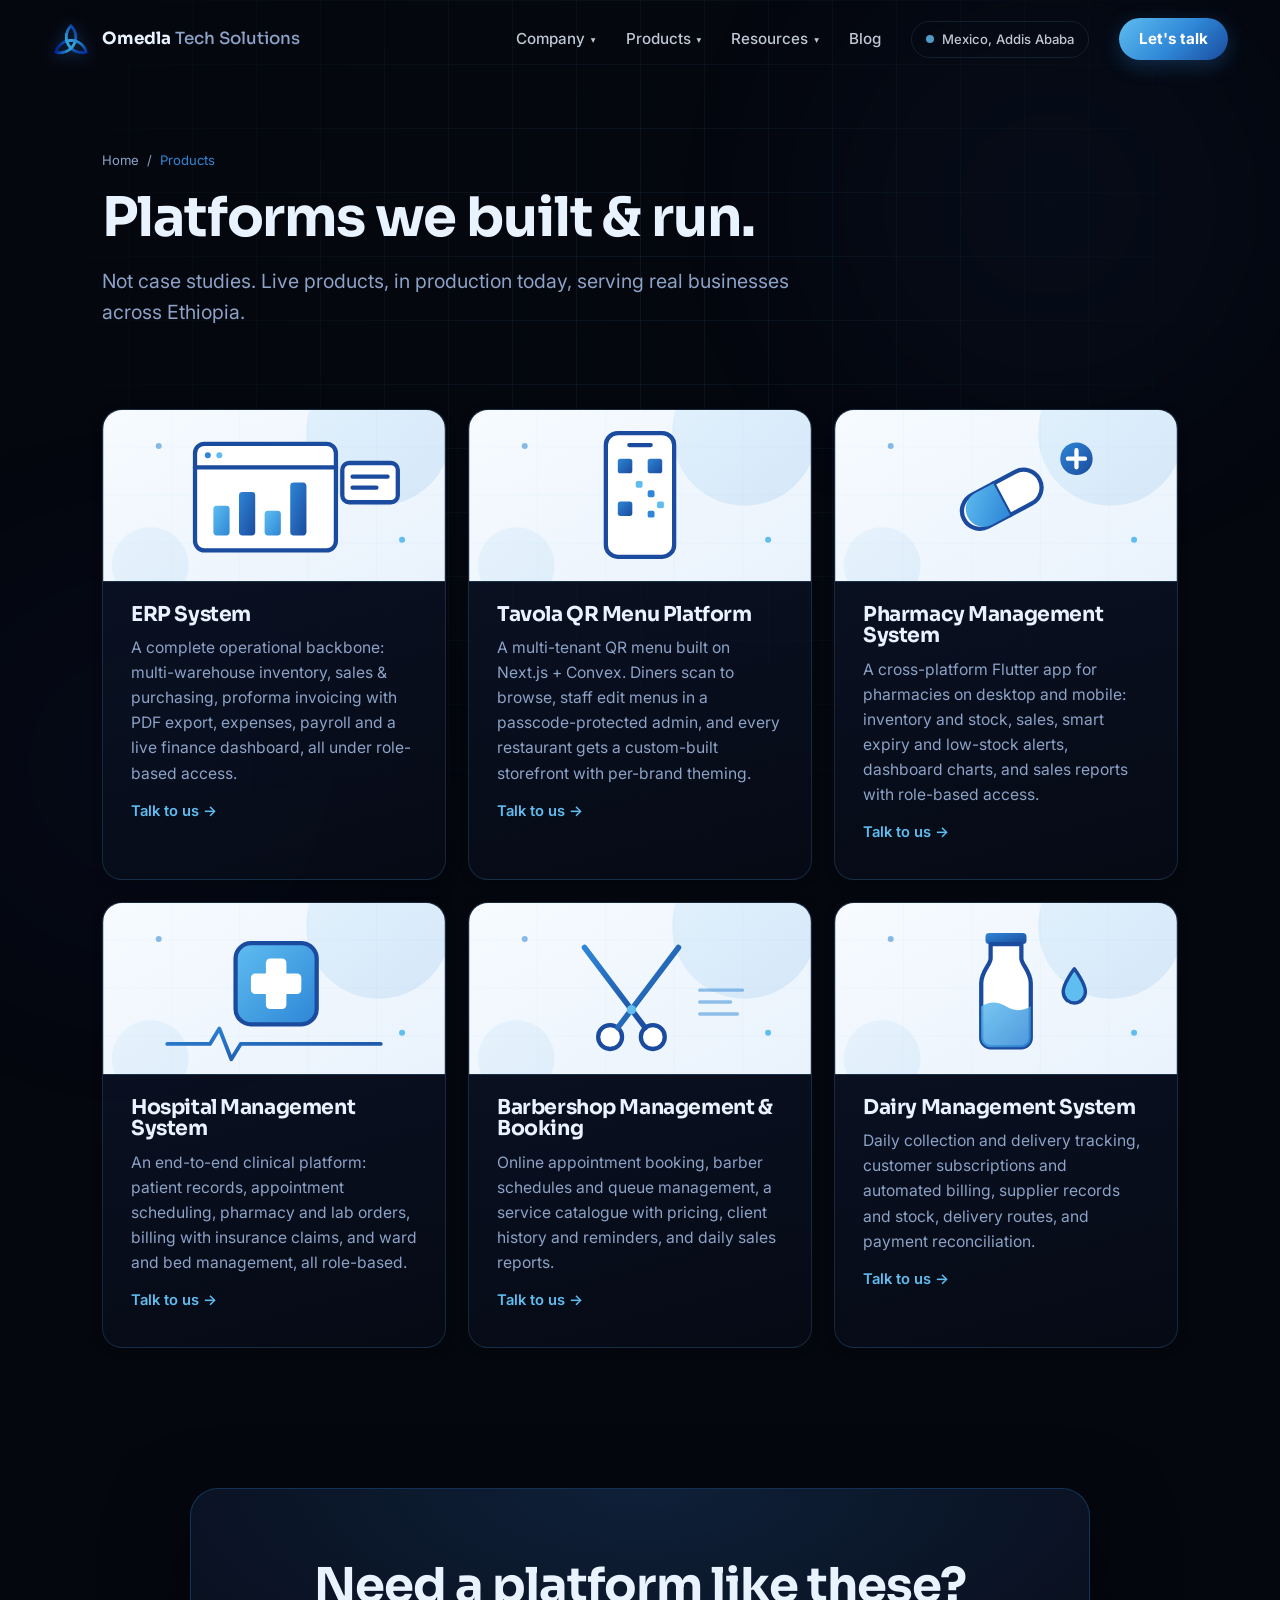
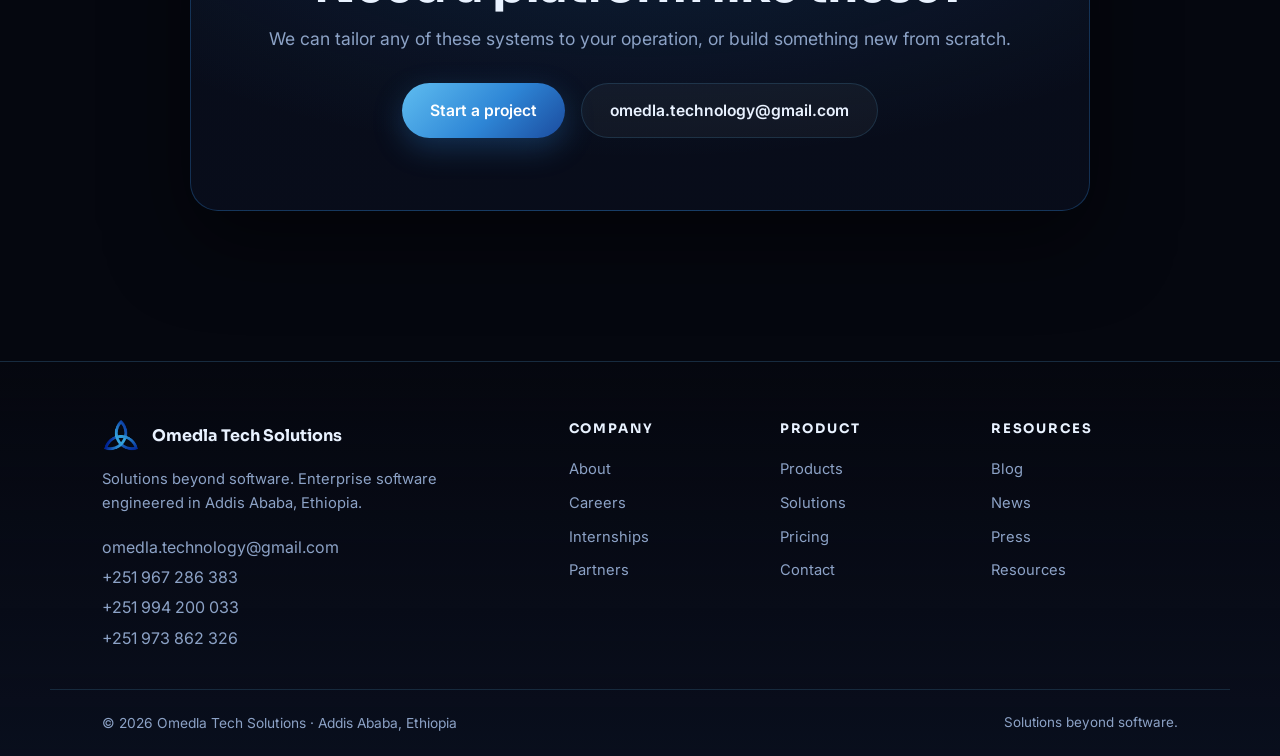
<file: products.html>
<!DOCTYPE html>
<html lang="en">
<head>
<meta charset="UTF-8" />
<meta name="viewport" content="width=device-width, initial-scale=1.0" />
<title>Products | ERP, SaaS & Management Systems | Omedla Tech Solutions</title>
<meta name="description" content="Explore platforms Omedla built and runs: ERP, Tavola QR menu, Pharmacy, Hospital, Barbershop booking and Dairy management systems." />
<link rel="canonical" href="https://omedla.net/products" />
<meta name="robots" content="index, follow" />
<meta property="og:type" content="website" />
<meta property="og:site_name" content="Omedla Tech Solutions" />
<meta property="og:title" content="Products | ERP, SaaS & Management Systems | Omedla Tech Solutions" />
<meta property="og:description" content="Explore platforms Omedla built and runs: ERP, Tavola QR menu, Pharmacy, Hospital, Barbershop booking and Dairy management systems." />
<meta property="og:url" content="https://omedla.net/products" />
<meta property="og:image" content="https://omedla.net/assets/logo.png" />
<meta name="twitter:card" content="summary_large_image" />
<meta name="twitter:title" content="Products | ERP, SaaS & Management Systems | Omedla Tech Solutions" />
<meta name="twitter:description" content="Explore platforms Omedla built and runs: ERP, Tavola QR menu, Pharmacy, Hospital, Barbershop booking and Dairy management systems." />
<meta name="twitter:image" content="https://omedla.net/assets/logo.png" />
<link rel="icon" type="image/png" href="/assets/logo.png" />
<link rel="preconnect" href="https://fonts.googleapis.com" />
<link rel="preconnect" href="https://fonts.gstatic.com" crossorigin />
<link href="https://fonts.googleapis.com/css2?family=Sora:wght@400;500;600;700;800&family=Inter:wght@400;500;600&display=swap" rel="stylesheet" />
<link rel="stylesheet" href="/styles.css" />
<script type="application/ld+json">{"@context":"https://schema.org","@type":"Organization","name":"Omedla Tech Solutions","url":"https://omedla.net/","logo":"https://omedla.net/assets/logo.png","description":"Omedla Tech Solutions designs and ships production-grade software: ERP, SaaS, marketplaces and custom platforms for businesses in Ethiopia and beyond.","email":"omedla.technology@gmail.com","telephone":"+251967286383","address":{"@type":"PostalAddress","addressLocality":"Addis Ababa","addressCountry":"ET"},"slogan":"Solutions beyond software"}</script>
<script type="application/ld+json">{"@context":"https://schema.org","@type":"BreadcrumbList","itemListElement":[{"@type":"ListItem","position":1,"name":"Home","item":"https://omedla.net/"},{"@type":"ListItem","position":2,"name":"Products","item":"https://omedla.net/products"}]}</script>
</head>
<body>

<div class="bg-grid" aria-hidden="true"></div>
<div class="bg-glow bg-glow--gold" aria-hidden="true"></div>
<div class="bg-glow bg-glow--red" aria-hidden="true"></div>
<div class="scroll-progress" id="scrollProgress" aria-hidden="true"></div>

<header class="nav" id="nav">
  <a class="nav__brand" href="/">
    <img src="/assets/logo.png" alt="Omedla Tech Solutions logo" />
    <span>Omedla <em>Tech Solutions</em></span>
  </a>
  <nav class="nav__links">
    <div class="nav__group">
      <button class="nav__top" aria-haspopup="true" aria-expanded="false">Company <span class="nav__caret">▾</span></button>
      <div class="nav__menu">
        <a href="/about">About</a>
        <a href="/careers">Careers</a>
        <a href="/internships">Internships</a>
        <a href="/partners">Partners</a>
      </div>
    </div>
    <div class="nav__group">
      <button class="nav__top" aria-haspopup="true" aria-expanded="false">Products <span class="nav__caret">▾</span></button>
      <div class="nav__menu">
        <a href="/products">Products</a>
        <a href="/solutions">Solutions</a>
        <a href="/pricing">Pricing</a>
        <a href="/contact">Contact</a>
      </div>
    </div>
    <div class="nav__group">
      <button class="nav__top" aria-haspopup="true" aria-expanded="false">Resources <span class="nav__caret">▾</span></button>
      <div class="nav__menu">
        <a href="/news">News</a>
        <a href="/press">Press</a>
        <a href="/resources">Resources</a>
      </div>
    </div>
    <a href="/blog">Blog</a>
    <a class="nav__loc" href="https://www.google.com/maps/search/?api=1&amp;query=OMEDLA%20Technology%20Solution" target="_blank" rel="noopener" title="ORDA Building, Leghar / Mexico, Addis Ababa — 15th Floor"><span class="nav__loc-dot" aria-hidden="true"></span>Mexico, Addis Ababa</a>
    <a class="nav__cta" href="/contact">Let's talk</a>
  </nav>
  <button class="nav__burger" id="burger" aria-label="Menu"><span></span><span></span><span></span></button>
</header>

<main>
  <section class="phero">
    <nav class="crumbs" aria-label="Breadcrumb"><a href="/">Home</a> / <span>Products</span></nav>
    <h1>Platforms we built &amp; run.</h1>
    <p class="phero__sub">Not case studies. Live products, in production today, serving real businesses across Ethiopia.</p>
  </section>
  <section class="sec">
    <div class="services__grid" style="padding-left:0;padding-right:0">
      <article class="scard" data-illus="erp">
        <img class="scard__img scard__img--illus" src="/assets/illus/erp.svg" alt="" loading="lazy" />
        <h3>ERP System</h3>
        <p>A complete operational backbone: multi-warehouse inventory, sales &amp; purchasing, proforma invoicing with PDF export, expenses, payroll and a live finance dashboard, all under role-based access.</p>
        <a class="scard__more" href="/contact">Talk to us &rarr;</a>
      </article>
      <article class="scard" data-illus="qr">
        <img class="scard__img scard__img--illus" src="/assets/illus/qr.svg" alt="" loading="lazy" />
        <h3>Tavola QR Menu Platform</h3>
        <p>A multi-tenant QR menu built on Next.js + Convex. Diners scan to browse, staff edit menus in a passcode-protected admin, and every restaurant gets a custom-built storefront with per-brand theming.</p>
        <a class="scard__more" href="/contact">Talk to us &rarr;</a>
      </article>
      <article class="scard" data-illus="pharmacy">
        <img class="scard__img scard__img--illus" src="/assets/illus/pharmacy.svg" alt="" loading="lazy" />
        <h3>Pharmacy Management System</h3>
        <p>A cross-platform Flutter app for pharmacies on desktop and mobile: inventory and stock, sales, smart expiry and low-stock alerts, dashboard charts, and sales reports with role-based access.</p>
        <a class="scard__more" href="/contact">Talk to us &rarr;</a>
      </article>
      <article class="scard" data-illus="hospital">
        <img class="scard__img scard__img--illus" src="/assets/illus/hospital.svg" alt="" loading="lazy" />
        <h3>Hospital Management System</h3>
        <p>An end-to-end clinical platform: patient records, appointment scheduling, pharmacy and lab orders, billing with insurance claims, and ward and bed management, all role-based.</p>
        <a class="scard__more" href="/contact">Talk to us &rarr;</a>
      </article>
      <article class="scard" data-illus="barbershop">
        <img class="scard__img scard__img--illus" src="/assets/illus/barbershop.svg" alt="" loading="lazy" />
        <h3>Barbershop Management &amp; Booking</h3>
        <p>Online appointment booking, barber schedules and queue management, a service catalogue with pricing, client history and reminders, and daily sales reports.</p>
        <a class="scard__more" href="/contact">Talk to us &rarr;</a>
      </article>
      <article class="scard" data-illus="milk">
        <img class="scard__img scard__img--illus" src="/assets/illus/milk.svg" alt="" loading="lazy" />
        <h3>Dairy Management System</h3>
        <p>Daily collection and delivery tracking, customer subscriptions and automated billing, supplier records and stock, delivery routes, and payment reconciliation.</p>
        <a class="scard__more" href="/contact">Talk to us &rarr;</a>
      </article>
    </div>
  </section>
  <section class="cta">
    <div class="cta__card">
      <h2>Need a platform like these?</h2>
      <p>We can tailor any of these systems to your operation, or build something new from scratch.</p>
      <div class="cta__actions">
        <a class="btn btn--gold" href="/contact">Start a project</a>
        <a class="btn btn--ghost" href="mailto:omedla.technology@gmail.com">omedla.technology@gmail.com</a>
      </div>
    </div>
  </section>
</main>

<footer class="site-footer">
  <div class="site-footer__top">
    <div class="site-footer__brand">
      <a class="footer__brand" href="/">
        <img src="/assets/logo.png" alt="Omedla Tech Solutions" />
        <span>Omedla Tech Solutions</span>
      </a>
      <p class="site-footer__tag">Solutions beyond software. Enterprise software engineered in Addis Ababa, Ethiopia.</p>
      <p class="site-footer__contact">
        <a href="mailto:omedla.technology@gmail.com">omedla.technology@gmail.com</a><br />
        <a href="tel:+251967286383">+251 967 286 383</a><br />
        <a href="tel:+251994200033">+251 994 200 033</a><br />
        <a href="tel:+251973862326">+251 973 862 326</a>
      </p>
    </div>
    <nav class="site-footer__cols">
      <div>
        <h4>Company</h4>
        <a href="/about">About</a>
        <a href="/careers">Careers</a>
        <a href="/internships">Internships</a>
        <a href="/partners">Partners</a>
      </div>
      <div>
        <h4>Product</h4>
        <a href="/products">Products</a>
        <a href="/solutions">Solutions</a>
        <a href="/pricing">Pricing</a>
        <a href="/contact">Contact</a>
      </div>
      <div>
        <h4>Resources</h4>
        <a href="/blog">Blog</a>
        <a href="/news">News</a>
        <a href="/press">Press</a>
        <a href="/resources">Resources</a>
      </div>
    </nav>
  </div>
  <div class="site-footer__bottom">
    <p class="footer__copy">&copy; <span id="year">2026</span> Omedla Tech Solutions &middot; Addis Ababa, Ethiopia</p>
    <p class="footer__legal">Solutions beyond software.</p>
  </div>
</footer>

<script src="/script.js"></script>
</body>
</html>
</file>
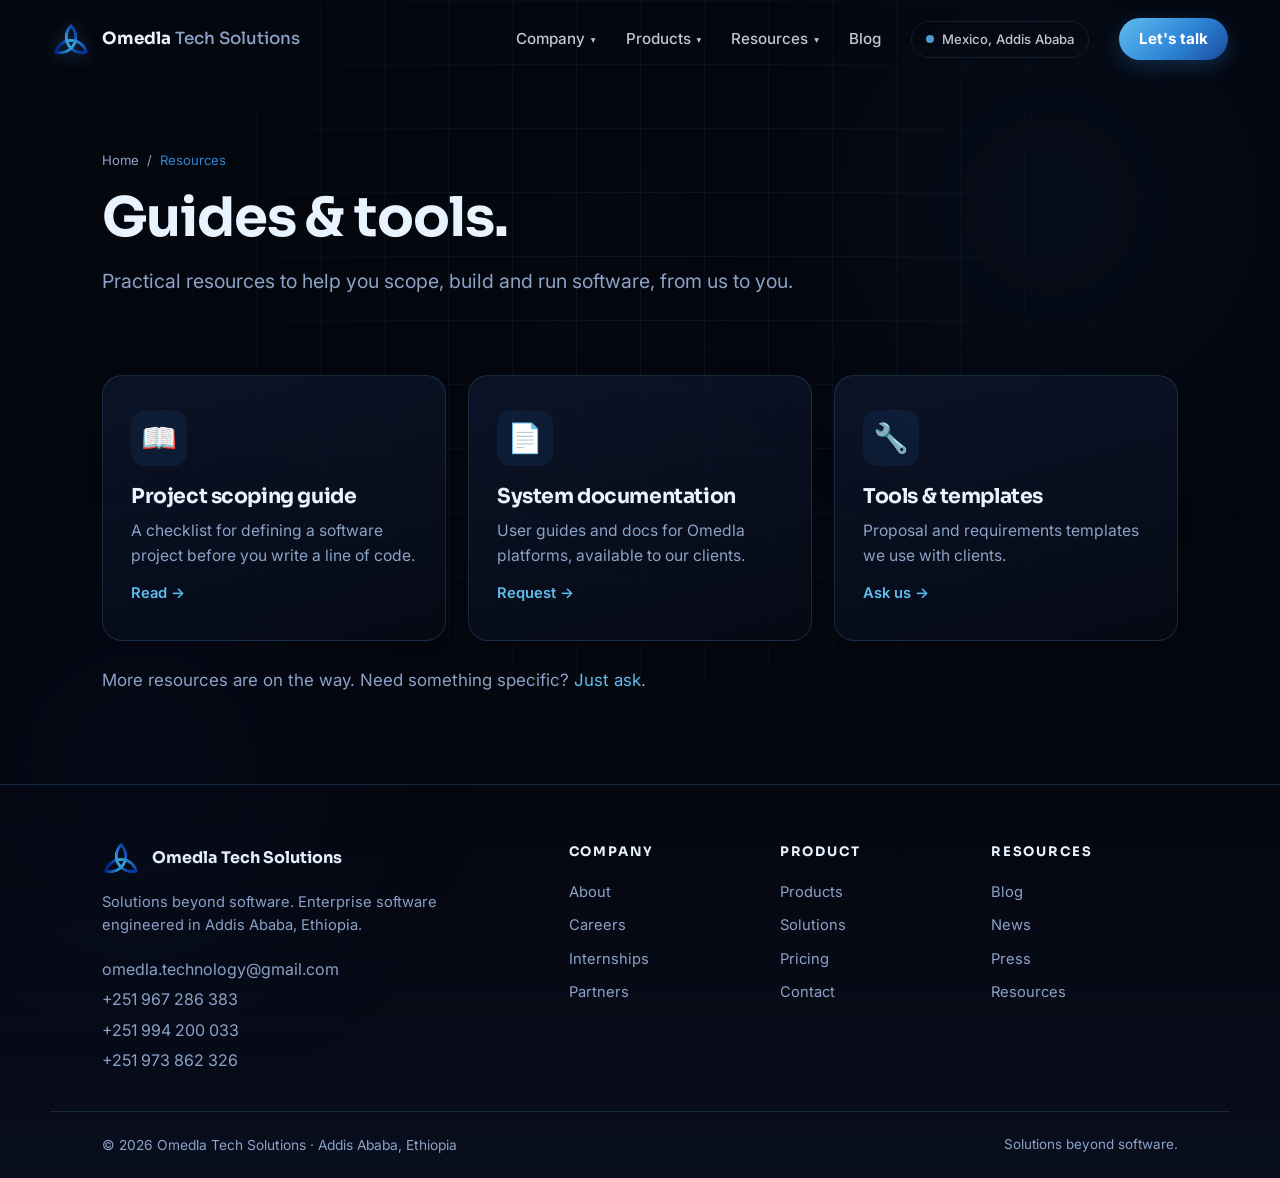
<file: resources.html>
<!DOCTYPE html>
<html lang="en">
<head>
<meta charset="UTF-8" />
<meta name="viewport" content="width=device-width, initial-scale=1.0" />
<title>Resources | Omedla Tech Solutions</title>
<meta name="description" content="Guides, documentation and tools from Omedla Tech Solutions to help you plan, build and run better software." />
<link rel="canonical" href="https://omedla.net/resources" />
<meta name="robots" content="index, follow" />
<meta property="og:type" content="website" />
<meta property="og:site_name" content="Omedla Tech Solutions" />
<meta property="og:title" content="Resources | Omedla Tech Solutions" />
<meta property="og:description" content="Guides, documentation and tools from Omedla Tech Solutions to help you plan, build and run better software." />
<meta property="og:url" content="https://omedla.net/resources" />
<meta property="og:image" content="https://omedla.net/assets/logo.png" />
<meta name="twitter:card" content="summary_large_image" />
<meta name="twitter:title" content="Resources | Omedla Tech Solutions" />
<meta name="twitter:description" content="Guides, documentation and tools from Omedla Tech Solutions to help you plan, build and run better software." />
<meta name="twitter:image" content="https://omedla.net/assets/logo.png" />
<link rel="icon" type="image/png" href="/assets/logo.png" />
<link rel="preconnect" href="https://fonts.googleapis.com" />
<link rel="preconnect" href="https://fonts.gstatic.com" crossorigin />
<link href="https://fonts.googleapis.com/css2?family=Sora:wght@400;500;600;700;800&family=Inter:wght@400;500;600&display=swap" rel="stylesheet" />
<link rel="stylesheet" href="/styles.css" />
<script type="application/ld+json">{"@context":"https://schema.org","@type":"Organization","name":"Omedla Tech Solutions","url":"https://omedla.net/","logo":"https://omedla.net/assets/logo.png","description":"Omedla Tech Solutions designs and ships production-grade software: ERP, SaaS, marketplaces and custom platforms for businesses in Ethiopia and beyond.","email":"omedla.technology@gmail.com","telephone":"+251967286383","address":{"@type":"PostalAddress","addressLocality":"Addis Ababa","addressCountry":"ET"},"slogan":"Solutions beyond software"}</script>
<script type="application/ld+json">{"@context":"https://schema.org","@type":"BreadcrumbList","itemListElement":[{"@type":"ListItem","position":1,"name":"Home","item":"https://omedla.net/"},{"@type":"ListItem","position":2,"name":"Resources","item":"https://omedla.net/resources"}]}</script>
</head>
<body>

<div class="bg-grid" aria-hidden="true"></div>
<div class="bg-glow bg-glow--gold" aria-hidden="true"></div>
<div class="bg-glow bg-glow--red" aria-hidden="true"></div>
<div class="scroll-progress" id="scrollProgress" aria-hidden="true"></div>

<header class="nav" id="nav">
  <a class="nav__brand" href="/">
    <img src="/assets/logo.png" alt="Omedla Tech Solutions logo" />
    <span>Omedla <em>Tech Solutions</em></span>
  </a>
  <nav class="nav__links">
    <div class="nav__group">
      <button class="nav__top" aria-haspopup="true" aria-expanded="false">Company <span class="nav__caret">▾</span></button>
      <div class="nav__menu">
        <a href="/about">About</a>
        <a href="/careers">Careers</a>
        <a href="/internships">Internships</a>
        <a href="/partners">Partners</a>
      </div>
    </div>
    <div class="nav__group">
      <button class="nav__top" aria-haspopup="true" aria-expanded="false">Products <span class="nav__caret">▾</span></button>
      <div class="nav__menu">
        <a href="/products">Products</a>
        <a href="/solutions">Solutions</a>
        <a href="/pricing">Pricing</a>
        <a href="/contact">Contact</a>
      </div>
    </div>
    <div class="nav__group">
      <button class="nav__top" aria-haspopup="true" aria-expanded="false">Resources <span class="nav__caret">▾</span></button>
      <div class="nav__menu">
        <a href="/news">News</a>
        <a href="/press">Press</a>
        <a href="/resources">Resources</a>
      </div>
    </div>
    <a href="/blog">Blog</a>
    <a class="nav__loc" href="https://www.google.com/maps/search/?api=1&amp;query=OMEDLA%20Technology%20Solution" target="_blank" rel="noopener" title="ORDA Building, Leghar / Mexico, Addis Ababa — 15th Floor"><span class="nav__loc-dot" aria-hidden="true"></span>Mexico, Addis Ababa</a>
    <a class="nav__cta" href="/contact">Let's talk</a>
  </nav>
  <button class="nav__burger" id="burger" aria-label="Menu"><span></span><span></span><span></span></button>
</header>

<main>
  <section class="phero">
    <nav class="crumbs" aria-label="Breadcrumb"><a href="/">Home</a> / <span>Resources</span></nav>
    <h1>Guides &amp; tools.</h1>
    <p class="phero__sub">Practical resources to help you scope, build and run software, from us to you.</p>
  </section>
  <section class="sec">
    <div class="grid3" style="margin-top:8px">
      <article class="scard">
        <div class="scard__icon">&#128214;</div>
        <h3>Project scoping guide</h3>
        <p>A checklist for defining a software project before you write a line of code.</p>
        <a class="scard__more" href="/contact">Read &rarr;</a>
      </article>
      <article class="scard">
        <div class="scard__icon">&#128196;</div>
        <h3>System documentation</h3>
        <p>User guides and docs for Omedla platforms, available to our clients.</p>
        <a class="scard__more" href="/contact">Request &rarr;</a>
      </article>
      <article class="scard">
        <div class="scard__icon">&#128295;</div>
        <h3>Tools &amp; templates</h3>
        <p>Proposal and requirements templates we use with clients.</p>
        <a class="scard__more" href="/contact">Ask us &rarr;</a>
      </article>
    </div>
    <p class="sec__lead" style="margin-top:26px"><!-- TODO: link real downloads/guides as they are published. -->More resources are on the way. Need something specific? <a href="/contact" style="color:var(--gold-1)">Just ask</a>.</p>
  </section>
</main>

<footer class="site-footer">
  <div class="site-footer__top">
    <div class="site-footer__brand">
      <a class="footer__brand" href="/">
        <img src="/assets/logo.png" alt="Omedla Tech Solutions" />
        <span>Omedla Tech Solutions</span>
      </a>
      <p class="site-footer__tag">Solutions beyond software. Enterprise software engineered in Addis Ababa, Ethiopia.</p>
      <p class="site-footer__contact">
        <a href="mailto:omedla.technology@gmail.com">omedla.technology@gmail.com</a><br />
        <a href="tel:+251967286383">+251 967 286 383</a><br />
        <a href="tel:+251994200033">+251 994 200 033</a><br />
        <a href="tel:+251973862326">+251 973 862 326</a>
      </p>
    </div>
    <nav class="site-footer__cols">
      <div>
        <h4>Company</h4>
        <a href="/about">About</a>
        <a href="/careers">Careers</a>
        <a href="/internships">Internships</a>
        <a href="/partners">Partners</a>
      </div>
      <div>
        <h4>Product</h4>
        <a href="/products">Products</a>
        <a href="/solutions">Solutions</a>
        <a href="/pricing">Pricing</a>
        <a href="/contact">Contact</a>
      </div>
      <div>
        <h4>Resources</h4>
        <a href="/blog">Blog</a>
        <a href="/news">News</a>
        <a href="/press">Press</a>
        <a href="/resources">Resources</a>
      </div>
    </nav>
  </div>
  <div class="site-footer__bottom">
    <p class="footer__copy">&copy; <span id="year">2026</span> Omedla Tech Solutions &middot; Addis Ababa, Ethiopia</p>
    <p class="footer__legal">Solutions beyond software.</p>
  </div>
</footer>

<script src="/script.js"></script>
</body>
</html>
</file>
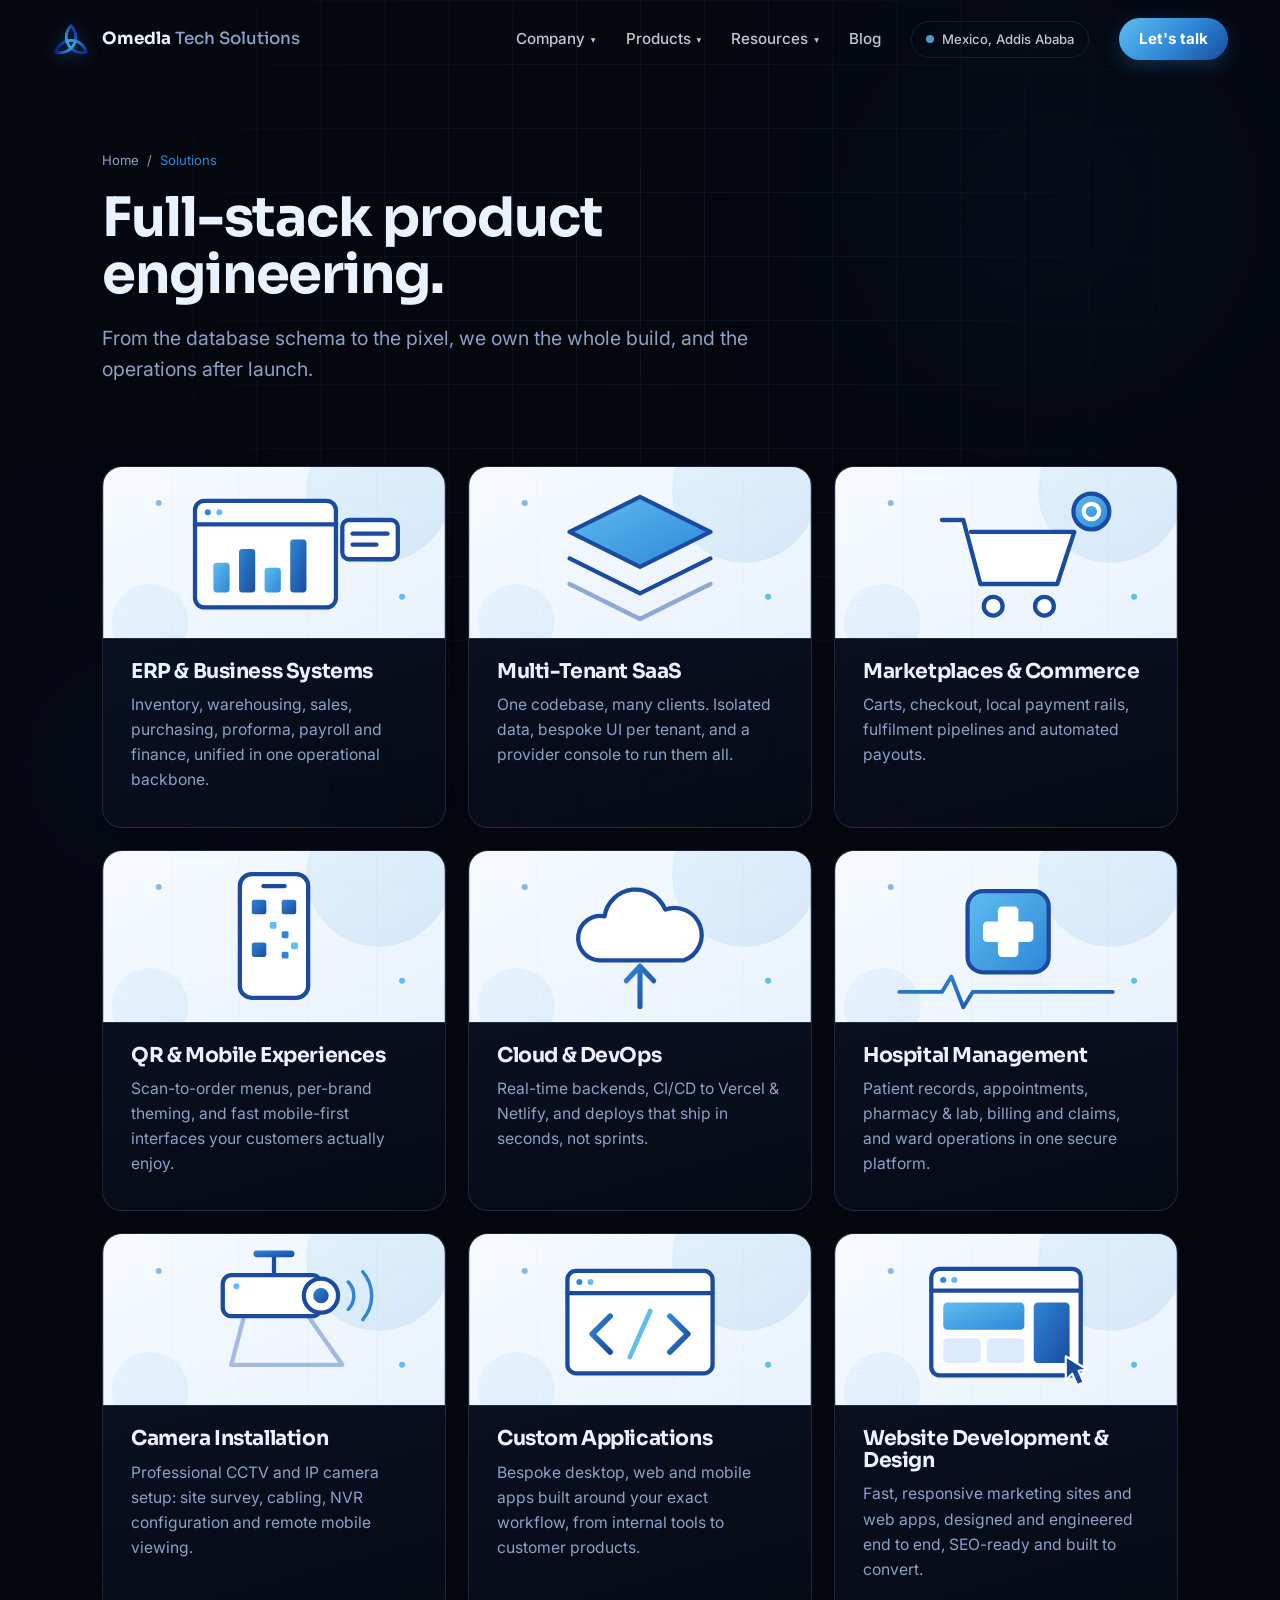
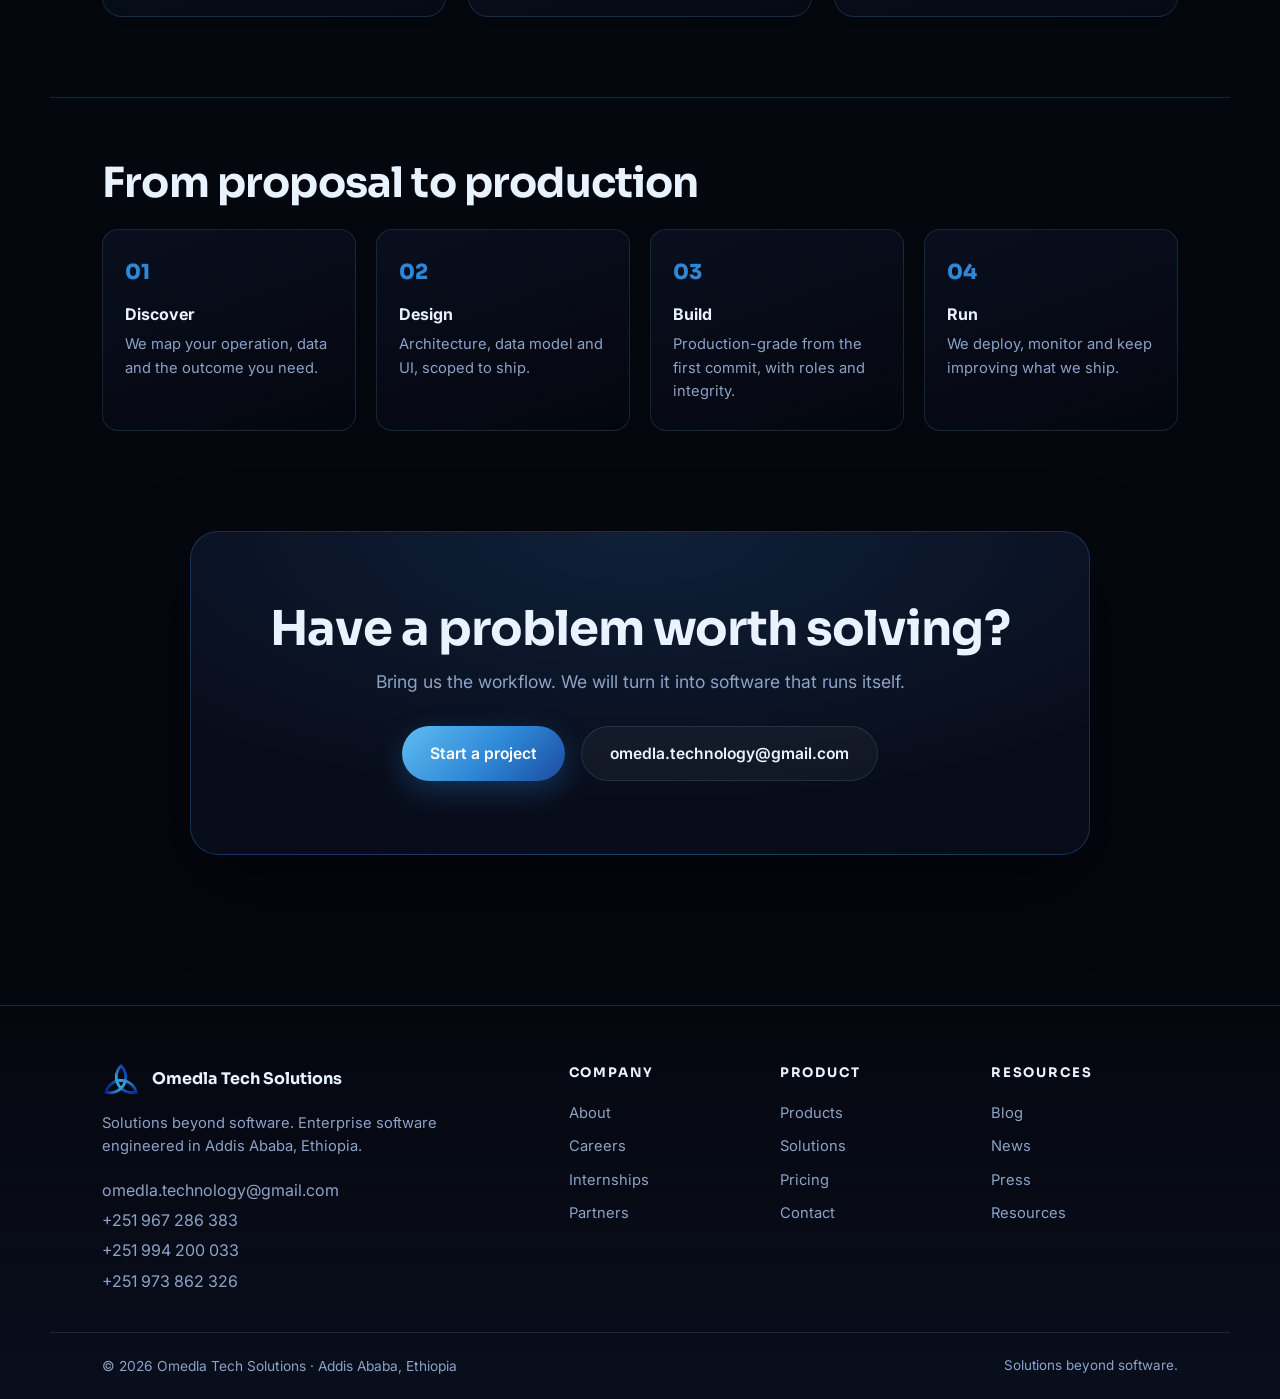
<file: solutions.html>
<!DOCTYPE html>
<html lang="en">
<head>
<meta charset="UTF-8" />
<meta name="viewport" content="width=device-width, initial-scale=1.0" />
<title>Solutions | Full-Stack Product Engineering | Omedla Tech Solutions</title>
<meta name="description" content="From ERP and multi-tenant SaaS to marketplaces, cloud/DevOps, custom apps, websites and camera installation, Omedla owns the whole build." />
<link rel="canonical" href="https://omedla.net/solutions" />
<meta name="robots" content="index, follow" />
<meta property="og:type" content="website" />
<meta property="og:site_name" content="Omedla Tech Solutions" />
<meta property="og:title" content="Solutions | Full-Stack Product Engineering | Omedla Tech Solutions" />
<meta property="og:description" content="From ERP and multi-tenant SaaS to marketplaces, cloud/DevOps, custom apps, websites and camera installation, Omedla owns the whole build." />
<meta property="og:url" content="https://omedla.net/solutions" />
<meta property="og:image" content="https://omedla.net/assets/logo.png" />
<meta name="twitter:card" content="summary_large_image" />
<meta name="twitter:title" content="Solutions | Full-Stack Product Engineering | Omedla Tech Solutions" />
<meta name="twitter:description" content="From ERP and multi-tenant SaaS to marketplaces, cloud/DevOps, custom apps, websites and camera installation, Omedla owns the whole build." />
<meta name="twitter:image" content="https://omedla.net/assets/logo.png" />
<link rel="icon" type="image/png" href="/assets/logo.png" />
<link rel="preconnect" href="https://fonts.googleapis.com" />
<link rel="preconnect" href="https://fonts.gstatic.com" crossorigin />
<link href="https://fonts.googleapis.com/css2?family=Sora:wght@400;500;600;700;800&family=Inter:wght@400;500;600&display=swap" rel="stylesheet" />
<link rel="stylesheet" href="/styles.css" />
<script type="application/ld+json">{"@context":"https://schema.org","@type":"Organization","name":"Omedla Tech Solutions","url":"https://omedla.net/","logo":"https://omedla.net/assets/logo.png","description":"Omedla Tech Solutions designs and ships production-grade software: ERP, SaaS, marketplaces and custom platforms for businesses in Ethiopia and beyond.","email":"omedla.technology@gmail.com","telephone":"+251967286383","address":{"@type":"PostalAddress","addressLocality":"Addis Ababa","addressCountry":"ET"},"slogan":"Solutions beyond software"}</script>
<script type="application/ld+json">{"@context":"https://schema.org","@type":"BreadcrumbList","itemListElement":[{"@type":"ListItem","position":1,"name":"Home","item":"https://omedla.net/"},{"@type":"ListItem","position":2,"name":"Solutions","item":"https://omedla.net/solutions"}]}</script>
</head>
<body>

<div class="bg-grid" aria-hidden="true"></div>
<div class="bg-glow bg-glow--gold" aria-hidden="true"></div>
<div class="bg-glow bg-glow--red" aria-hidden="true"></div>
<div class="scroll-progress" id="scrollProgress" aria-hidden="true"></div>

<header class="nav" id="nav">
  <a class="nav__brand" href="/">
    <img src="/assets/logo.png" alt="Omedla Tech Solutions logo" />
    <span>Omedla <em>Tech Solutions</em></span>
  </a>
  <nav class="nav__links">
    <div class="nav__group">
      <button class="nav__top" aria-haspopup="true" aria-expanded="false">Company <span class="nav__caret">▾</span></button>
      <div class="nav__menu">
        <a href="/about">About</a>
        <a href="/careers">Careers</a>
        <a href="/internships">Internships</a>
        <a href="/partners">Partners</a>
      </div>
    </div>
    <div class="nav__group">
      <button class="nav__top" aria-haspopup="true" aria-expanded="false">Products <span class="nav__caret">▾</span></button>
      <div class="nav__menu">
        <a href="/products">Products</a>
        <a href="/solutions">Solutions</a>
        <a href="/pricing">Pricing</a>
        <a href="/contact">Contact</a>
      </div>
    </div>
    <div class="nav__group">
      <button class="nav__top" aria-haspopup="true" aria-expanded="false">Resources <span class="nav__caret">▾</span></button>
      <div class="nav__menu">
        <a href="/news">News</a>
        <a href="/press">Press</a>
        <a href="/resources">Resources</a>
      </div>
    </div>
    <a href="/blog">Blog</a>
    <a class="nav__loc" href="https://www.google.com/maps/search/?api=1&amp;query=OMEDLA%20Technology%20Solution" target="_blank" rel="noopener" title="ORDA Building, Leghar / Mexico, Addis Ababa — 15th Floor"><span class="nav__loc-dot" aria-hidden="true"></span>Mexico, Addis Ababa</a>
    <a class="nav__cta" href="/contact">Let's talk</a>
  </nav>
  <button class="nav__burger" id="burger" aria-label="Menu"><span></span><span></span><span></span></button>
</header>

<main>
  <section class="phero">
    <nav class="crumbs" aria-label="Breadcrumb"><a href="/">Home</a> / <span>Solutions</span></nav>
    <h1>Full-stack product engineering.</h1>
    <p class="phero__sub">From the database schema to the pixel, we own the whole build, and the operations after launch.</p>
  </section>
  <section class="sec">
    <div class="services__grid" style="padding-left:0;padding-right:0">
      <article class="scard" data-illus="erp">
        <img class="scard__img scard__img--illus" src="/assets/illus/erp.svg" alt="" loading="lazy" />
        <h3>ERP &amp; Business Systems</h3>
        <p>Inventory, warehousing, sales, purchasing, proforma, payroll and finance, unified in one operational backbone.</p>
      </article>
      <article class="scard" data-illus="saas">
        <img class="scard__img scard__img--illus" src="/assets/illus/saas.svg" alt="" loading="lazy" />
        <h3>Multi-Tenant SaaS</h3>
        <p>One codebase, many clients. Isolated data, bespoke UI per tenant, and a provider console to run them all.</p>
      </article>
      <article class="scard" data-illus="commerce">
        <img class="scard__img scard__img--illus" src="/assets/illus/commerce.svg" alt="" loading="lazy" />
        <h3>Marketplaces &amp; Commerce</h3>
        <p>Carts, checkout, local payment rails, fulfilment pipelines and automated payouts.</p>
      </article>
      <article class="scard" data-illus="qr">
        <img class="scard__img scard__img--illus" src="/assets/illus/qr.svg" alt="" loading="lazy" />
        <h3>QR &amp; Mobile Experiences</h3>
        <p>Scan-to-order menus, per-brand theming, and fast mobile-first interfaces your customers actually enjoy.</p>
      </article>
      <article class="scard" data-illus="cloud">
        <img class="scard__img scard__img--illus" src="/assets/illus/cloud.svg" alt="" loading="lazy" />
        <h3>Cloud &amp; DevOps</h3>
        <p>Real-time backends, CI/CD to Vercel &amp; Netlify, and deploys that ship in seconds, not sprints.</p>
      </article>
      <article class="scard" data-illus="hospital">
        <img class="scard__img scard__img--illus" src="/assets/illus/hospital.svg" alt="" loading="lazy" />
        <h3>Hospital Management</h3>
        <p>Patient records, appointments, pharmacy &amp; lab, billing and claims, and ward operations in one secure platform.</p>
      </article>
      <article class="scard" data-illus="camera">
        <img class="scard__img scard__img--illus" src="/assets/illus/camera.svg" alt="" loading="lazy" />
        <h3>Camera Installation</h3>
        <p>Professional CCTV and IP camera setup: site survey, cabling, NVR configuration and remote mobile viewing.</p>
      </article>
      <article class="scard" data-illus="apps">
        <img class="scard__img scard__img--illus" src="/assets/illus/apps.svg" alt="" loading="lazy" />
        <h3>Custom Applications</h3>
        <p>Bespoke desktop, web and mobile apps built around your exact workflow, from internal tools to customer products.</p>
      </article>
      <article class="scard" data-illus="web">
        <img class="scard__img scard__img--illus" src="/assets/illus/web.svg" alt="" loading="lazy" />
        <h3>Website Development &amp; Design</h3>
        <p>Fast, responsive marketing sites and web apps, designed and engineered end to end, SEO-ready and built to convert.</p>
      </article>
    </div>
  </section>
  <section class="sec sec--line">
    <p class="sec__eyebrow">How we work</p>
    <h2>From proposal to production</h2>
    <div class="steps" style="margin-top:24px">
      <div class="step"><strong>Discover</strong><p>We map your operation, data and the outcome you need.</p></div>
      <div class="step"><strong>Design</strong><p>Architecture, data model and UI, scoped to ship.</p></div>
      <div class="step"><strong>Build</strong><p>Production-grade from the first commit, with roles and integrity.</p></div>
      <div class="step"><strong>Run</strong><p>We deploy, monitor and keep improving what we ship.</p></div>
    </div>
  </section>
  <section class="cta">
    <div class="cta__card">
      <h2>Have a problem worth solving?</h2>
      <p>Bring us the workflow. We will turn it into software that runs itself.</p>
      <div class="cta__actions">
        <a class="btn btn--gold" href="/contact">Start a project</a>
        <a class="btn btn--ghost" href="mailto:omedla.technology@gmail.com">omedla.technology@gmail.com</a>
      </div>
    </div>
  </section>
</main>

<footer class="site-footer">
  <div class="site-footer__top">
    <div class="site-footer__brand">
      <a class="footer__brand" href="/">
        <img src="/assets/logo.png" alt="Omedla Tech Solutions" />
        <span>Omedla Tech Solutions</span>
      </a>
      <p class="site-footer__tag">Solutions beyond software. Enterprise software engineered in Addis Ababa, Ethiopia.</p>
      <p class="site-footer__contact">
        <a href="mailto:omedla.technology@gmail.com">omedla.technology@gmail.com</a><br />
        <a href="tel:+251967286383">+251 967 286 383</a><br />
        <a href="tel:+251994200033">+251 994 200 033</a><br />
        <a href="tel:+251973862326">+251 973 862 326</a>
      </p>
    </div>
    <nav class="site-footer__cols">
      <div>
        <h4>Company</h4>
        <a href="/about">About</a>
        <a href="/careers">Careers</a>
        <a href="/internships">Internships</a>
        <a href="/partners">Partners</a>
      </div>
      <div>
        <h4>Product</h4>
        <a href="/products">Products</a>
        <a href="/solutions">Solutions</a>
        <a href="/pricing">Pricing</a>
        <a href="/contact">Contact</a>
      </div>
      <div>
        <h4>Resources</h4>
        <a href="/blog">Blog</a>
        <a href="/news">News</a>
        <a href="/press">Press</a>
        <a href="/resources">Resources</a>
      </div>
    </nav>
  </div>
  <div class="site-footer__bottom">
    <p class="footer__copy">&copy; <span id="year">2026</span> Omedla Tech Solutions &middot; Addis Ababa, Ethiopia</p>
    <p class="footer__legal">Solutions beyond software.</p>
  </div>
</footer>

<script src="/script.js"></script>
</body>
</html>
</file>
<file: styles.css>
/* ============ Omedla Tech Solutions — theme ============ */
/* Palette is Omedla blue; the gold-/red- variable names are legacy (kept to
   avoid a churny rename): gold- = primary blue/cyan, red- = royal accent. */
:root{
  --gold-1:#5FBDF0;   /* cyan highlight (accent on dark) */
  --gold-2:#2E86D6;   /* base blue */
  --gold-3:#1B4B9E;   /* deep blue */
  --red-1:#3E63D8;
  --red-2:#2E52C4;    /* royal accent */
  --red-3:#122A6B;    /* deep navy */
  --ink:#05070F;      /* page background (near-black navy) */
  --ink-2:#0A0F1E;
  --panel:#0B1424;
  --line:rgba(95,189,240,.16);
  --cream:#E9F2FF;    /* primary text (light) */
  --muted:#8CA2C6;
  --surface:#0B1424;
  --surface-2:#0A0F1E;
  --nav-bg-solid:rgba(8,12,24,.94);
  --shadow:rgba(0,0,0,.45);
  --grad-gold:linear-gradient(135deg,var(--gold-1),var(--gold-2) 55%,var(--gold-3));
  --grad-red:linear-gradient(135deg,var(--red-1),var(--red-3));
  --maxw:1180px;
}

*{box-sizing:border-box;margin:0;padding:0}
html{scroll-behavior:smooth}
body{
  font-family:'Inter',system-ui,sans-serif;
  background:var(--ink);
  color:var(--cream);
  line-height:1.6;
  overflow-x:hidden;
  -webkit-font-smoothing:antialiased;
  text-rendering:optimizeLegibility;
}
::selection{background:rgba(95,189,240,.25)}
:focus-visible{outline:2px solid var(--gold-2);outline-offset:3px;border-radius:4px}
::-webkit-scrollbar{width:11px}
::-webkit-scrollbar-track{background:var(--ink-2)}
::-webkit-scrollbar-thumb{background:#223457;border-radius:8px;border:3px solid var(--ink-2)}
::-webkit-scrollbar-thumb:hover{background:var(--gold-2)}
h1,h2,h3,.hero__stats strong{font-family:'Sora',sans-serif;line-height:1.05;letter-spacing:-.02em}
a{color:inherit;text-decoration:none}
img{max-width:100%;display:block}
section{position:relative;z-index:1}

/* ---------- ambient background ---------- */
.bg-grid{
  position:fixed;inset:0;z-index:0;pointer-events:none;
  background-image:
    linear-gradient(var(--line) 1px,transparent 1px),
    linear-gradient(90deg,var(--line) 1px,transparent 1px);
  background-size:64px 64px;
  mask-image:radial-gradient(circle at 50% 30%,#000 0%,transparent 75%);
  opacity:.5;
}
.bg-glow{position:fixed;z-index:0;border-radius:50%;filter:blur(120px);pointer-events:none;opacity:.18}
.bg-glow--gold{top:-10%;right:-5%;width:46vw;height:46vw;background:radial-gradient(circle,rgba(47,134,214,.5),transparent 70%)}
.bg-glow--red{bottom:-15%;left:-10%;width:42vw;height:42vw;background:radial-gradient(circle,rgba(46,99,204,.45),transparent 70%)}

.scroll-progress{position:fixed;top:0;left:0;height:3px;width:0;z-index:100;background:var(--grad-gold);box-shadow:0 0 12px rgba(47,134,214,.6)}

/* ---------- nav ---------- */
.nav{
  position:fixed;top:0;left:0;right:0;z-index:60;
  display:flex;align-items:center;justify-content:space-between;
  padding:18px clamp(20px,5vw,52px);
  transition:background .4s,backdrop-filter .4s,padding .4s,border-color .4s;
  border-bottom:1px solid transparent;
}
.nav.scrolled{background:rgba(7,11,22,.82);backdrop-filter:blur(14px);border-bottom-color:var(--line);padding-top:12px;padding-bottom:12px}
.nav__brand{display:flex;align-items:center;gap:12px;font-family:'Sora';font-weight:700;font-size:1.05rem}
.nav__brand img{width:38px;height:38px;object-fit:contain;filter:drop-shadow(0 2px 8px rgba(47,134,214,.4))}
.nav__brand em{font-style:normal;color:var(--muted);font-weight:500}
.nav__links{display:flex;align-items:center;gap:30px;font-weight:500;font-size:.95rem}
.nav__links a{color:var(--cream);opacity:.82;transition:opacity .25s,color .25s}
.nav__links a:hover{opacity:1;color:var(--gold-1)}
.nav__cta{padding:9px 20px;border-radius:999px;background:var(--grad-gold);color:#ffffff!important;font-weight:700;opacity:1!important;box-shadow:0 6px 20px rgba(47,134,214,.28)}
.nav__cta:hover{transform:translateY(-1px)}

/* ---------- nav location pill ---------- */
.nav__loc{display:inline-flex;align-items:center;gap:8px;padding:7px 14px;border:1px solid var(--line);border-radius:999px;font-size:.82rem;color:var(--cream);opacity:.85;white-space:nowrap;transition:opacity .25s,color .25s,border-color .25s,background .25s}
.nav__loc:hover{opacity:1;color:var(--gold-1);border-color:var(--gold-2);background:rgba(47,134,214,.08)}
.nav__loc-dot{width:8px;height:8px;border-radius:50%;background:var(--gold-1);flex:none;box-shadow:0 0 0 0 rgba(95,189,240,.55);animation:locPulse 2.2s ease-out infinite}
@keyframes locPulse{0%{box-shadow:0 0 0 0 rgba(95,189,240,.55)}70%{box-shadow:0 0 0 7px rgba(95,189,240,0)}100%{box-shadow:0 0 0 0 rgba(95,189,240,0)}}

/* ---------- nav dropdowns ---------- */
.nav__group{position:relative;display:flex;align-items:center}
.nav__top{display:inline-flex;align-items:center;gap:6px;background:none;border:0;cursor:pointer;font:inherit;font-weight:500;color:var(--cream);opacity:.82;padding:0;transition:opacity .25s,color .25s}
.nav__group:hover .nav__top,.nav__group:focus-within .nav__top{opacity:1;color:var(--gold-1)}
.nav__caret{font-size:.62em;transition:transform .3s}
.nav__group:hover .nav__caret,.nav__group:focus-within .nav__caret{transform:rotate(180deg)}
.nav__menu{position:absolute;top:100%;left:50%;transform:translateX(-50%) translateY(8px);margin-top:16px;min-width:190px;background:var(--nav-bg-solid);backdrop-filter:blur(14px);border:1px solid var(--line);border-radius:14px;padding:10px;display:flex;flex-direction:column;gap:2px;opacity:0;visibility:hidden;transition:opacity .25s,transform .25s,visibility .25s;box-shadow:0 20px 50px var(--shadow);z-index:70}
.nav__menu::before{content:"";position:absolute;top:-18px;left:0;right:0;height:18px}
.nav__group:hover .nav__menu,.nav__group:focus-within .nav__menu{opacity:1;visibility:visible;transform:translateX(-50%) translateY(0)}
.nav__menu a{display:block;padding:9px 13px;border-radius:9px;font-size:.93rem;white-space:nowrap;opacity:.85;transition:background .2s,color .2s,opacity .2s}
.nav__menu a:hover{opacity:1;background:rgba(47,134,214,.1);color:var(--gold-1)}
.nav__burger{display:none;flex-direction:column;gap:5px;background:none;border:0;cursor:pointer;padding:6px}
.nav__burger span{width:26px;height:2px;background:var(--gold-1);border-radius:2px;transition:.3s}

/* ---------- buttons ---------- */
.btn{display:inline-flex;align-items:center;gap:8px;padding:14px 28px;border-radius:999px;font-weight:600;font-size:.98rem;transition:transform .25s,box-shadow .25s,background .25s;will-change:transform}
.btn--gold{background:var(--grad-gold);color:#ffffff;box-shadow:0 10px 30px rgba(47,134,214,.3)}
.btn--gold:hover{transform:translateY(-3px);box-shadow:0 16px 40px rgba(47,134,214,.45)}
.btn--ghost{border:1px solid var(--line);color:var(--cream);background:rgba(255,255,255,.04)}
.btn--ghost:hover{transform:translateY(-3px);border-color:var(--gold-2);color:var(--gold-1)}

/* ---------- hero ---------- */
.hero{min-height:100vh;display:grid;grid-template-columns:1.15fr .85fr;align-items:center;gap:40px;padding:140px clamp(20px,5vw,52px) 80px;max-width:var(--maxw);margin:0 auto}
.hero__badge{display:inline-block;padding:8px 16px;border:1px solid var(--line);border-radius:999px;font-size:.85rem;color:var(--gold-1);background:rgba(47,134,214,.06);margin-bottom:26px}
.hero__title{font-size:clamp(2.6rem,6.2vw,5rem);font-weight:800}
.hero__title span{display:block}
.hero__sub{margin:28px 0 34px;color:var(--muted);font-size:clamp(1rem,1.6vw,1.2rem);max-width:34ch}
.hero__actions{display:flex;gap:16px;flex-wrap:wrap}
.hero__stats{display:flex;gap:38px;margin-top:52px}
.hero__stats strong{display:block;font-size:2.1rem;background:var(--grad-gold);-webkit-background-clip:text;background-clip:text;color:transparent}
.hero__stats span{font-size:.82rem;color:var(--muted);text-transform:uppercase;letter-spacing:.08em}

.hero__logo{position:relative;display:grid;place-items:center;aspect-ratio:1}
.hero__logo img{width:min(72%,340px);filter:drop-shadow(0 20px 60px rgba(47,134,214,.35));animation:float 6s ease-in-out infinite}
.hero__logo-ring{position:absolute;inset:6%;border:1px solid var(--line);border-radius:50%;border-top-color:var(--gold-2);animation:spin 14s linear infinite}
.hero__logo-ring--2{inset:16%;border-top-color:transparent;border-left-color:var(--red-2);animation-duration:9s;animation-direction:reverse}
@keyframes float{50%{transform:translateY(-16px)}}
@keyframes spin{to{transform:rotate(360deg)}}

.hero__wordmark{margin-top:-32px;text-align:center;font-family:'Sora'}
.hero__wordmark strong{display:block;font-weight:800;font-size:clamp(1.05rem,4.6vw,1.85rem);letter-spacing:-.01em}
.hero__wordmark span{display:block;margin-top:6px;color:var(--muted);font-weight:500;font-size:clamp(.9rem,3vw,1.1rem);letter-spacing:.02em}

.hero__scroll{position:absolute;bottom:26px;left:50%;transform:translateX(-50%);width:26px;height:42px;border:2px solid var(--line);border-radius:14px}
.hero__scroll span{position:absolute;top:8px;left:50%;transform:translateX(-50%);width:4px;height:8px;border-radius:2px;background:var(--gold-1);animation:scrolldot 1.6s ease-in-out infinite}
@keyframes scrolldot{0%,100%{opacity:0;top:8px}50%{opacity:1;top:20px}}

.grad-gold{background:var(--grad-gold);-webkit-background-clip:text;background-clip:text;color:transparent}
.grad-red{background:var(--grad-red);-webkit-background-clip:text;background-clip:text;color:transparent}

/* ---------- trusted / marquee ---------- */
.trusted{padding:70px 0 90px;border-top:1px solid var(--line);border-bottom:1px solid var(--line);background:linear-gradient(180deg,transparent,rgba(95,189,240,.05),transparent)}
.trusted__label{text-align:center;color:var(--muted);text-transform:uppercase;letter-spacing:.22em;font-size:.8rem;margin-bottom:38px}
.marquee{position:relative;overflow:hidden;-webkit-mask-image:linear-gradient(90deg,transparent,#000 12%,#000 88%,transparent);mask-image:linear-gradient(90deg,transparent,#000 12%,#000 88%,transparent)}
.marquee__track{display:flex;align-items:center;gap:44px;width:max-content;animation:marquee 32s linear infinite}
.marquee:hover .marquee__track{animation-play-state:paused}
.marquee__item{font-family:'Sora';font-weight:700;font-size:clamp(1.4rem,3vw,2.3rem);color:var(--cream);opacity:.55;white-space:nowrap;text-decoration:none;transition:opacity .3s,color .3s}
.marquee__item:hover{opacity:1;background:var(--grad-gold);-webkit-background-clip:text;background-clip:text;color:transparent}
.marquee__logo-link{display:inline-flex;align-items:center;flex:none}
.marquee__logo{height:clamp(38px,5vw,60px);width:auto;object-fit:contain;opacity:.7;transition:opacity .3s;flex:none}
.marquee__logo:hover{opacity:1}
.marquee__dot{color:var(--red-2);font-size:.8rem}
@keyframes marquee{to{transform:translateX(-50%)}}

/* ---------- section heads ---------- */
.section-head{max-width:var(--maxw);margin:0 auto;padding:110px clamp(20px,5vw,52px) 40px;text-align:center}
.eyebrow{text-transform:uppercase;letter-spacing:.24em;font-size:.8rem;color:var(--gold-2);margin-bottom:16px}
.eyebrow--big{font-family:'Sora',sans-serif;font-weight:800;font-size:clamp(1.4rem,3vw,2.2rem);letter-spacing:.12em;background:var(--grad-gold);-webkit-background-clip:text;background-clip:text;color:transparent}
.section-head h2{font-size:clamp(2rem,4.4vw,3.3rem);font-weight:800}
.section-head__sub{color:var(--muted);margin-top:16px;font-size:1.08rem}

/* ---------- services ---------- */
.services__grid{max-width:var(--maxw);margin:0 auto;padding:10px clamp(20px,5vw,52px) 40px;display:grid;grid-template-columns:repeat(3,1fr);gap:22px}
.scard{position:relative;padding:34px 28px;border:1px solid var(--line);border-radius:20px;background:linear-gradient(165deg,rgba(14,24,48,.72),rgba(8,13,26,.6));overflow:hidden;transition:transform .35s,border-color .35s}
.scard::before{content:"";position:absolute;inset:0;background:radial-gradient(400px circle at var(--mx,50%) var(--my,0%),rgba(47,134,214,.14),transparent 60%);opacity:0;transition:opacity .35s}
.scard:hover{transform:translateY(-6px);border-color:rgba(47,134,214,.4)}
.scard:hover::before{opacity:1}
.scard__icon{font-size:1.8rem;width:56px;height:56px;display:grid;place-items:center;border-radius:14px;background:rgba(47,134,214,.1);color:var(--gold-1);margin-bottom:20px}
.scard__img{display:block;width:calc(100% + 56px);max-width:none;height:172px;object-fit:cover;margin:-34px -28px 22px;border-bottom:1px solid var(--line)}
.scard--photo .scard__icon{position:absolute;top:150px;right:24px;margin:0;width:46px;height:46px;font-size:1.4rem;background:rgba(9,14,28,.88);backdrop-filter:blur(6px);border:1px solid var(--line)}
.scard h3{font-size:1.28rem;margin-bottom:10px}
.scard p{color:var(--muted);font-size:.98rem}

/* ---------- work / projects ---------- */
.work{padding-bottom:60px}
.project{max-width:var(--maxw);margin:0 auto 34px;padding:0 clamp(20px,5vw,52px);display:grid;grid-template-columns:.9fr 1.1fr;gap:36px;align-items:center}
.project--flip{grid-template-columns:1.1fr .9fr}
.project--flip .project__media{order:2}
.project__media{position:relative;aspect-ratio:16/11;border-radius:22px;border:1px solid var(--line);background:
    radial-gradient(120% 120% at 20% 0%,rgba(47,134,214,.22),transparent 55%),
    linear-gradient(160deg,rgba(9,14,28,.92),#ffffff);
  display:grid;place-items:center;overflow:hidden}
.project__media--red{background:
    radial-gradient(120% 120% at 80% 0%,rgba(46,99,204,.3),transparent 55%),
    linear-gradient(160deg,rgba(9,14,28,.92),#ffffff)}
.project__media::after{content:"";position:absolute;inset:0;background-image:linear-gradient(var(--line) 1px,transparent 1px),linear-gradient(90deg,var(--line) 1px,transparent 1px);background-size:34px 34px;opacity:.4}
.project__num{position:absolute;top:20px;left:24px;font-family:'Sora';font-weight:800;font-size:1.1rem;color:var(--gold-2);z-index:1}
.project__glyph{font-size:clamp(4rem,10vw,7rem);background:var(--grad-gold);-webkit-background-clip:text;background-clip:text;color:transparent;filter:drop-shadow(0 10px 30px rgba(47,134,214,.3));z-index:1}
.project__media--red .project__glyph{background:var(--grad-red);-webkit-background-clip:text;background-clip:text;color:transparent}
.project__tag{text-transform:uppercase;letter-spacing:.14em;font-size:.78rem;color:var(--gold-2);margin-bottom:10px}
.project__body h3{font-size:clamp(1.6rem,3vw,2.2rem);margin-bottom:14px}
.project__body p{color:var(--muted);margin-bottom:18px}
.project__chips{list-style:none;display:flex;flex-wrap:wrap;gap:10px}
.project__chips li{font-size:.82rem;padding:6px 14px;border:1px solid var(--line);border-radius:999px;color:var(--cream);background:rgba(255,255,255,.04)}

/* ---------- why ---------- */
.why__grid{max-width:var(--maxw);margin:0 auto;padding:10px clamp(20px,5vw,52px) 60px;display:grid;grid-template-columns:repeat(4,1fr);gap:20px}
.why__item{padding:30px 26px;border:1px solid var(--line);border-radius:18px;background:linear-gradient(160deg,rgba(10,16,32,.9),transparent)}
.why__item strong{font-family:'Sora';font-size:1.35rem;background:var(--grad-gold);-webkit-background-clip:text;background-clip:text;color:transparent;display:block;margin-bottom:10px}
.why__item p{color:var(--muted);font-size:.95rem}

/* ---------- cta ---------- */
.cta{padding:60px clamp(20px,5vw,52px) 110px}
.cta__card{max-width:900px;margin:0 auto;text-align:center;padding:clamp(40px,6vw,72px);border-radius:28px;border:1px solid rgba(47,134,214,.3);
  background:radial-gradient(120% 140% at 50% 0%,rgba(47,134,214,.16),transparent 60%),linear-gradient(160deg,rgba(9,14,28,.92),rgba(9,14,28,.88));
  box-shadow:0 30px 80px rgba(0,0,0,.5)}
.cta__card h2{font-size:clamp(2rem,4.5vw,3rem);margin-bottom:14px}
.cta__card p{color:var(--muted);margin-bottom:30px;font-size:1.1rem}
.cta__actions{display:flex;gap:16px;justify-content:center;flex-wrap:wrap}

/* ---------- footer ---------- */
.footer{border-top:1px solid var(--line);padding:44px clamp(20px,5vw,52px);display:flex;align-items:center;justify-content:space-between;gap:20px;flex-wrap:wrap;max-width:var(--maxw);margin:0 auto}
.footer__brand{display:flex;align-items:center;gap:12px;font-family:'Sora';font-weight:700}
.footer__brand img{width:34px;height:34px;object-fit:contain}
.footer__copy{color:var(--muted);font-size:.86rem;max-width:52ch;text-align:right}

/* ============ scroll-reveal animations ============ */
.reveal{opacity:0;will-change:transform,opacity;transition:opacity .9s cubic-bezier(.2,.7,.2,1),transform .9s cubic-bezier(.2,.7,.2,1),filter .9s}
.reveal.in{opacity:1;transform:none;filter:none}

/* each section gets a different entrance */
[data-anim="fade-up"]{transform:translateY(60px)}
[data-anim="fade-down"]{transform:translateY(-40px)}
[data-anim="slide-right"]{transform:translateX(-90px)}
[data-anim="slide-left"]{transform:translateX(90px)}
[data-anim="zoom-in"]{transform:scale(.72)}
[data-anim="zoom-blur"]{transform:scale(1.35);filter:blur(14px)}
[data-anim="orbit-in"]{transform:translateX(140px) scale(.6) rotate(12deg)}
[data-anim="flip-up"]{transform:perspective(900px) rotateX(38deg) translateY(40px);transform-origin:bottom}

@media (prefers-reduced-motion:reduce){
  .reveal{opacity:1!important;transform:none!important;filter:none!important;transition:none}
  .marquee__track,.hero__logo img,.hero__logo-ring{animation:none!important}
  html{scroll-behavior:auto}
}

/* ---------- responsive ---------- */
/* let long-text buttons wrap instead of overflowing narrow screens */
.btn{max-width:100%;text-align:center;overflow-wrap:anywhere}

/* tablets / small laptops */
@media(max-width:1024px){
  .services__grid{grid-template-columns:repeat(2,1fr)}
  .hero__stats{gap:28px}
}

/* landscape phones / portrait tablets */
@media(max-width:900px){
  .nav__links{position:fixed;inset:0 0 auto 0;top:0;flex-direction:column;gap:22px;padding:100px 30px 40px;background:rgba(8,12,24,.96);backdrop-filter:blur(16px);transform:translateY(-120%);transition:transform .4s;border-bottom:1px solid var(--line)}
  .nav__links.open{transform:none}
  .nav__burger{display:flex;z-index:61}
  .nav__group{flex-direction:column;width:100%}
  .nav__top{justify-content:center;width:100%}
  .nav__caret{display:none}
  .nav__menu{position:static;opacity:1;visibility:visible;transform:none;margin:8px 0 0;box-shadow:none;background:transparent;border:0;backdrop-filter:none;padding:0;gap:0;text-align:center}
  .nav__menu::before{display:none}
  .nav__menu a{opacity:.72}
  .hero{grid-template-columns:1fr;text-align:center;padding-top:120px;gap:24px}
  .hero__sub{margin-left:auto;margin-right:auto}
  .hero__actions,.hero__stats{justify-content:center;flex-wrap:wrap}
  .hero__logo{order:-1;max-width:300px;margin:0 auto}
  .services__grid{grid-template-columns:1fr}
  .project,.project--flip{grid-template-columns:1fr;gap:22px}
  .project--flip .project__media{order:0}
  .project__media{aspect-ratio:16/9}
  .why__grid{grid-template-columns:repeat(2,1fr)}
  .section-head{padding-top:80px}
  .footer{justify-content:center;text-align:center}
  .footer__copy{text-align:center}
}

/* portrait phones */
@media(max-width:600px){
  .nav{padding:14px 18px}
  .nav__brand span{font-size:.95rem}
  .hero{padding:110px 18px 70px}
  .hero__stats{gap:20px;margin-top:38px}
  .hero__stats strong{font-size:1.7rem}
  .hero__logo{max-width:230px}
  .cta__actions{flex-direction:column}
  .cta__actions .btn{width:100%}
  .btn{padding:13px 22px;font-size:.92rem}
}

/* ============ scroll reveal + crispness ============ */
.rv{opacity:0;transform:translateY(26px);transition:opacity .85s cubic-bezier(.16,1,.3,1),transform .85s cubic-bezier(.16,1,.3,1);transition-delay:var(--rvd,0ms)}
.rv.in{opacity:1;transform:none}
@media(prefers-reduced-motion:reduce){
  .rv{opacity:1;transform:none;transition:none}
  .marquee__track,.hero__logo img,.hero__logo-ring{animation:none!important}
}

.scard,.post,.ptier,.step,.why__item{background:linear-gradient(165deg,rgba(14,24,48,.72),rgba(8,13,26,.6));box-shadow:0 2px 10px rgba(0,0,0,.28)}
.scard:hover,.post:hover{box-shadow:0 20px 48px var(--shadow)}
.ptier{transition:transform .35s cubic-bezier(.16,1,.3,1),box-shadow .35s,border-color .35s}
.ptier:hover{transform:translateY(-5px);box-shadow:0 20px 48px var(--shadow);border-color:rgba(47,134,214,.4)}
.btn:active{transform:translateY(-1px) scale(.98)}
.scard__img--illus{object-fit:cover;background:#0d1526}
.scard--photo{padding-top:34px}

/* plain nav links get an animated underline */
.nav__links > a:not(.nav__cta){position:relative}
.nav__links > a:not(.nav__cta)::after{content:"";position:absolute;left:0;bottom:-6px;width:100%;height:2px;border-radius:2px;background:var(--grad-gold);transform:scaleX(0);transform-origin:left;transition:transform .3s cubic-bezier(.16,1,.3,1)}
.nav__links > a:not(.nav__cta):hover::after,.nav__links > a[aria-current]::after{transform:scaleX(1)}

/* small phones */
@media(max-width:400px){
  .why__grid{grid-template-columns:1fr}
  .hero__title{font-size:2.2rem}
  .hero__stats{gap:14px}
  .hero__stats strong{font-size:1.5rem}
  .marquee__track{gap:28px}
}

/* ============ interior pages ============ */
.nav__links a[aria-current]{color:var(--gold-1);opacity:1}

/* page hero (compact) */
.phero{max-width:var(--maxw);margin:0 auto;padding:150px clamp(20px,5vw,52px) 40px}
.crumbs{font-size:.82rem;color:var(--muted);margin-bottom:18px;display:flex;gap:8px;flex-wrap:wrap}
.crumbs a{color:var(--muted);transition:color .3s}
.crumbs a:hover{color:var(--gold-1)}
.crumbs span{color:var(--gold-2)}
.phero h1{font-size:clamp(2.1rem,5vw,3.4rem);max-width:18ch}
.phero__sub{margin-top:20px;color:var(--muted);font-size:clamp(1rem,1.8vw,1.22rem);max-width:60ch}

/* generic section */
.sec{max-width:var(--maxw);margin:0 auto;padding:30px clamp(20px,5vw,52px) 40px}
.sec--line{border-top:1px solid var(--line)}
.sec__eyebrow{text-transform:uppercase;letter-spacing:.22em;font-size:.78rem;color:var(--gold-2);margin-bottom:14px}
.sec h2{font-size:clamp(1.7rem,3.6vw,2.6rem);margin-bottom:14px}
.sec__lead{color:var(--muted);font-size:1.06rem;max-width:68ch;margin-bottom:10px}

/* prose */
.prose{max-width:72ch;color:var(--muted)}
.prose h3{color:var(--cream);font-size:1.3rem;margin:26px 0 10px}
.prose p{margin-bottom:16px}
.prose ul{margin:0 0 16px 20px}
.prose li{margin-bottom:8px}
.prose a{color:var(--gold-1);text-decoration:underline;text-underline-offset:3px}

/* feature / card grid (reuses .scard) */
.grid3{display:grid;grid-template-columns:repeat(3,1fr);gap:22px}
.grid2{display:grid;grid-template-columns:repeat(2,1fr);gap:22px}
.scard--link{display:block}
.scard__more{display:inline-block;margin-top:14px;color:var(--gold-1);font-weight:600;font-size:.92rem}

/* pricing */
.pricing{display:grid;grid-template-columns:repeat(4,1fr);gap:20px;align-items:stretch}
.ptier{display:flex;flex-direction:column;padding:30px 26px;border:1px solid var(--line);border-radius:20px;background:linear-gradient(165deg,rgba(14,24,48,.72),rgba(8,13,26,.6))}
.ptier--featured{border-color:rgba(47,134,214,.5);box-shadow:0 16px 50px rgba(47,134,214,.18)}
.ptier__name{font-family:'Sora';font-weight:700;font-size:1.2rem}
.ptier__price{font-family:'Sora';font-weight:800;font-size:1.9rem;margin:10px 0 4px}
.ptier__price small{font-size:.8rem;color:var(--muted);font-weight:500}
.ptier__note{color:var(--muted);font-size:.9rem;margin-bottom:18px}
.ptier ul{list-style:none;margin:0 0 22px;display:flex;flex-direction:column;gap:10px}
.ptier li{color:var(--cream);font-size:.94rem;padding-left:24px;position:relative}
.ptier li::before{content:"✓";position:absolute;left:0;color:var(--gold-1);font-weight:700}
.ptier .btn{margin-top:auto;justify-content:center;text-align:center}

/* posts (blog/news) */
.posts{display:grid;grid-template-columns:repeat(3,1fr);gap:22px}
.post{display:flex;flex-direction:column;border:1px solid var(--line);border-radius:18px;overflow:hidden;background:linear-gradient(165deg,rgba(14,24,48,.72),rgba(8,13,26,.6));transition:transform .35s,border-color .35s}
.post:hover{transform:translateY(-6px);border-color:rgba(47,134,214,.4)}
.post__body{padding:24px}
.post__meta{font-size:.76rem;text-transform:uppercase;letter-spacing:.12em;color:var(--gold-2);margin-bottom:10px}
.post__body h3{font-size:1.14rem;margin-bottom:10px}
.post__body p{color:var(--muted);font-size:.94rem}

/* contact */
.contact-wrap{display:grid;grid-template-columns:1.1fr .9fr;gap:40px;align-items:start}
.contact-form{display:flex;flex-direction:column;gap:16px}
.contact-form label{font-size:.85rem;color:var(--muted);display:flex;flex-direction:column;gap:7px}
.contact-form input,.contact-form textarea{font-family:inherit;font-size:1rem;color:var(--cream);background:rgba(255,255,255,.04);border:1px solid var(--line);border-radius:12px;padding:13px 15px;transition:border-color .3s}
.contact-form input:focus,.contact-form textarea:focus{outline:none;border-color:var(--gold-2)}
.contact-info{display:flex;flex-direction:column;gap:18px}
.contact-info__item strong{display:block;font-family:'Sora';margin-bottom:4px}
.contact-info__item a,.contact-info__item span{color:var(--muted)}
.contact-info__item a:hover{color:var(--gold-1)}

/* process steps */
.steps{counter-reset:step;display:grid;grid-template-columns:repeat(4,1fr);gap:20px}
.step{padding:26px 22px;border:1px solid var(--line);border-radius:16px;background:linear-gradient(160deg,rgba(10,16,32,.9),transparent)}
.step::before{counter-increment:step;content:"0" counter(step);font-family:'Sora';font-weight:800;color:var(--gold-2);font-size:1.3rem;display:block;margin-bottom:12px}
.step strong{display:block;margin-bottom:6px}
.step p{color:var(--muted);font-size:.92rem}

/* ============ expanded footer ============ */
.site-footer{border-top:1px solid var(--line);margin-top:40px;background:linear-gradient(180deg,transparent,rgba(10,16,32,.8))}
.site-footer__top{max-width:var(--maxw);margin:0 auto;padding:56px clamp(20px,5vw,52px) 36px;display:grid;grid-template-columns:1.4fr 2fr;gap:40px}
.site-footer__brand .footer__brand{display:flex;align-items:center;gap:12px;font-family:'Sora';font-weight:700}
.site-footer__brand img{height:34px;width:auto}
.site-footer__tag{color:var(--muted);font-size:.92rem;margin:16px 0;max-width:40ch}
.site-footer__contact a{color:var(--muted);line-height:1.9}
.site-footer__contact a:hover{color:var(--gold-1)}
.site-footer__cols{display:grid;grid-template-columns:repeat(3,1fr);gap:24px}
.site-footer__cols h4{font-family:'Sora';font-size:.82rem;text-transform:uppercase;letter-spacing:.14em;color:var(--cream);margin-bottom:14px}
.site-footer__cols a{display:block;color:var(--muted);font-size:.92rem;padding:5px 0;transition:color .3s}
.site-footer__cols a:hover{color:var(--gold-1)}
.site-footer__bottom{border-top:1px solid var(--line);max-width:var(--maxw);margin:0 auto;padding:22px clamp(20px,5vw,52px);display:flex;justify-content:space-between;gap:16px;flex-wrap:wrap;color:var(--muted);font-size:.84rem}

@media(max-width:900px){
  .grid3,.posts,.steps{grid-template-columns:1fr 1fr}
  .pricing{grid-template-columns:1fr 1fr}
  .contact-wrap{grid-template-columns:1fr}
  .site-footer__top{grid-template-columns:1fr}
  .phero{padding-top:130px}
}
@media(max-width:600px){
  .grid3,.grid2,.posts,.pricing,.steps{grid-template-columns:1fr}
  .site-footer__cols{grid-template-columns:1fr 1fr}
  .site-footer__bottom{justify-content:center;text-align:center}
}
</file>
